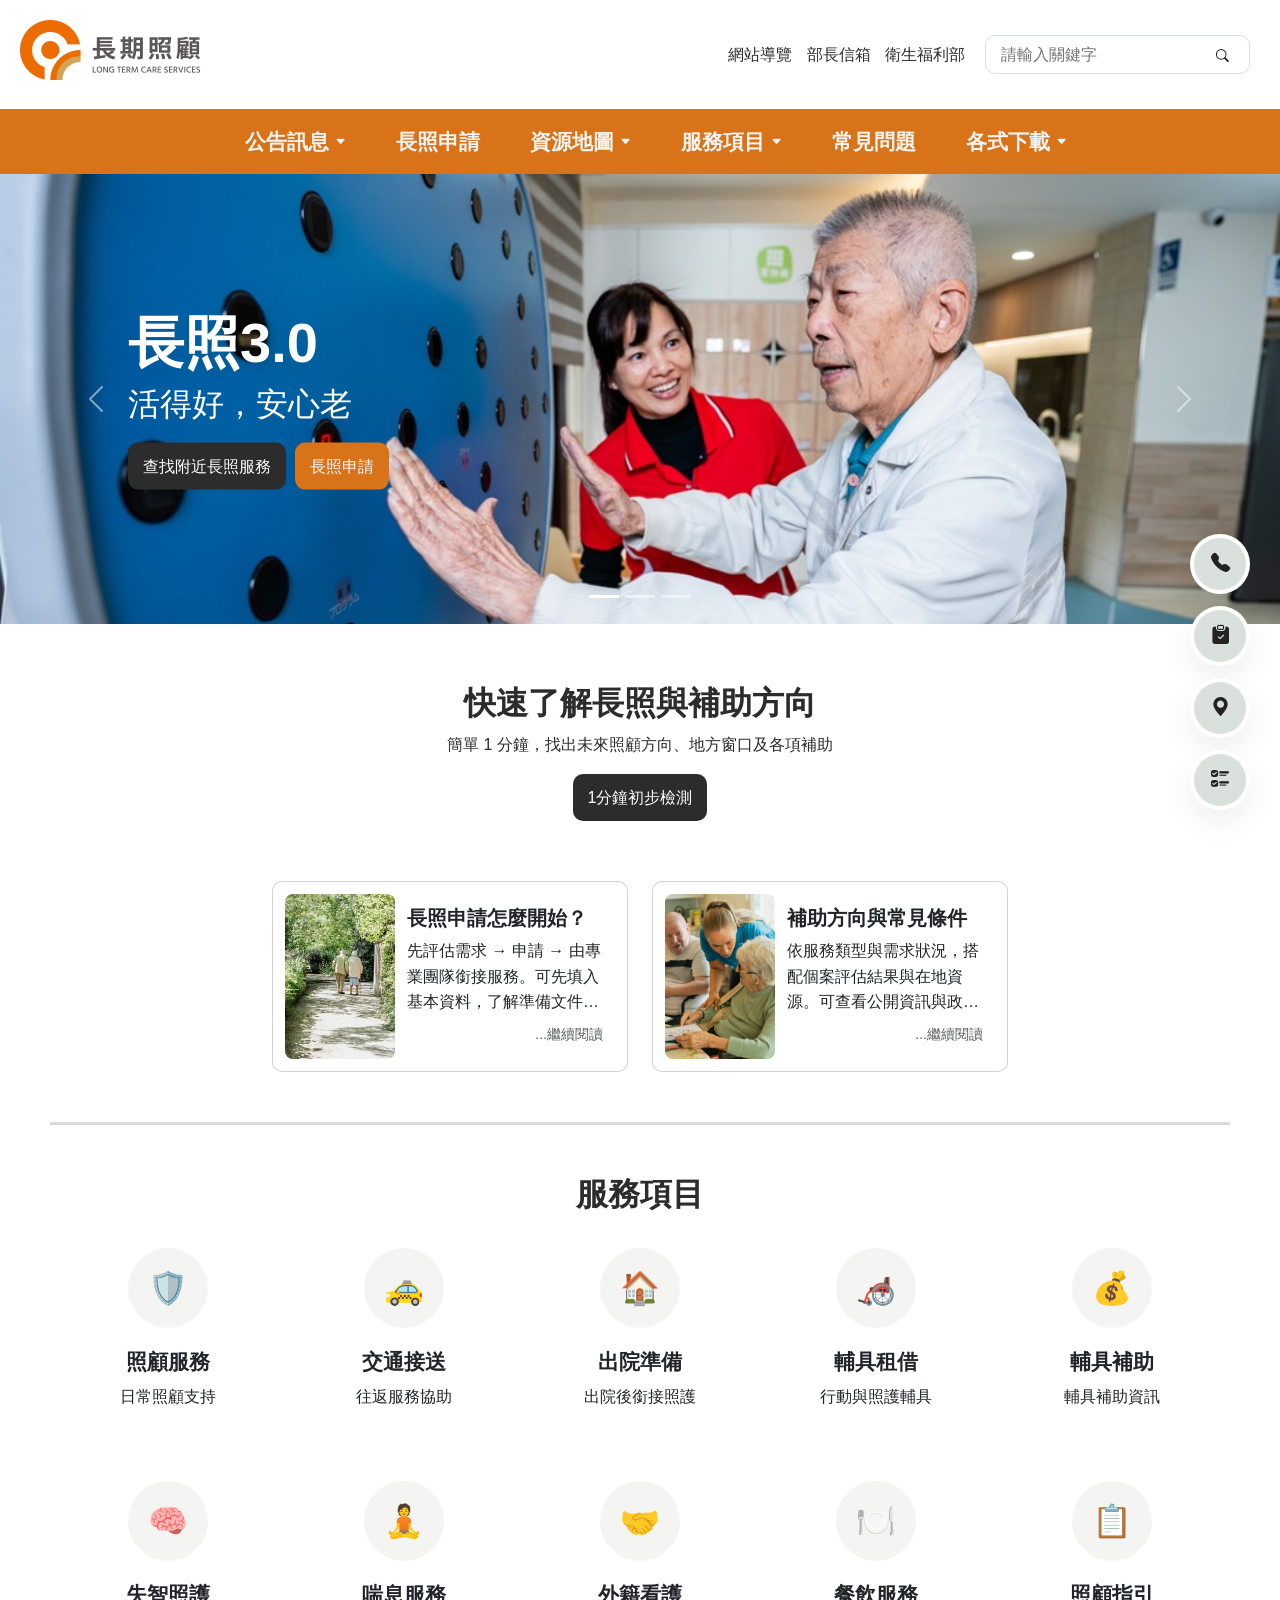
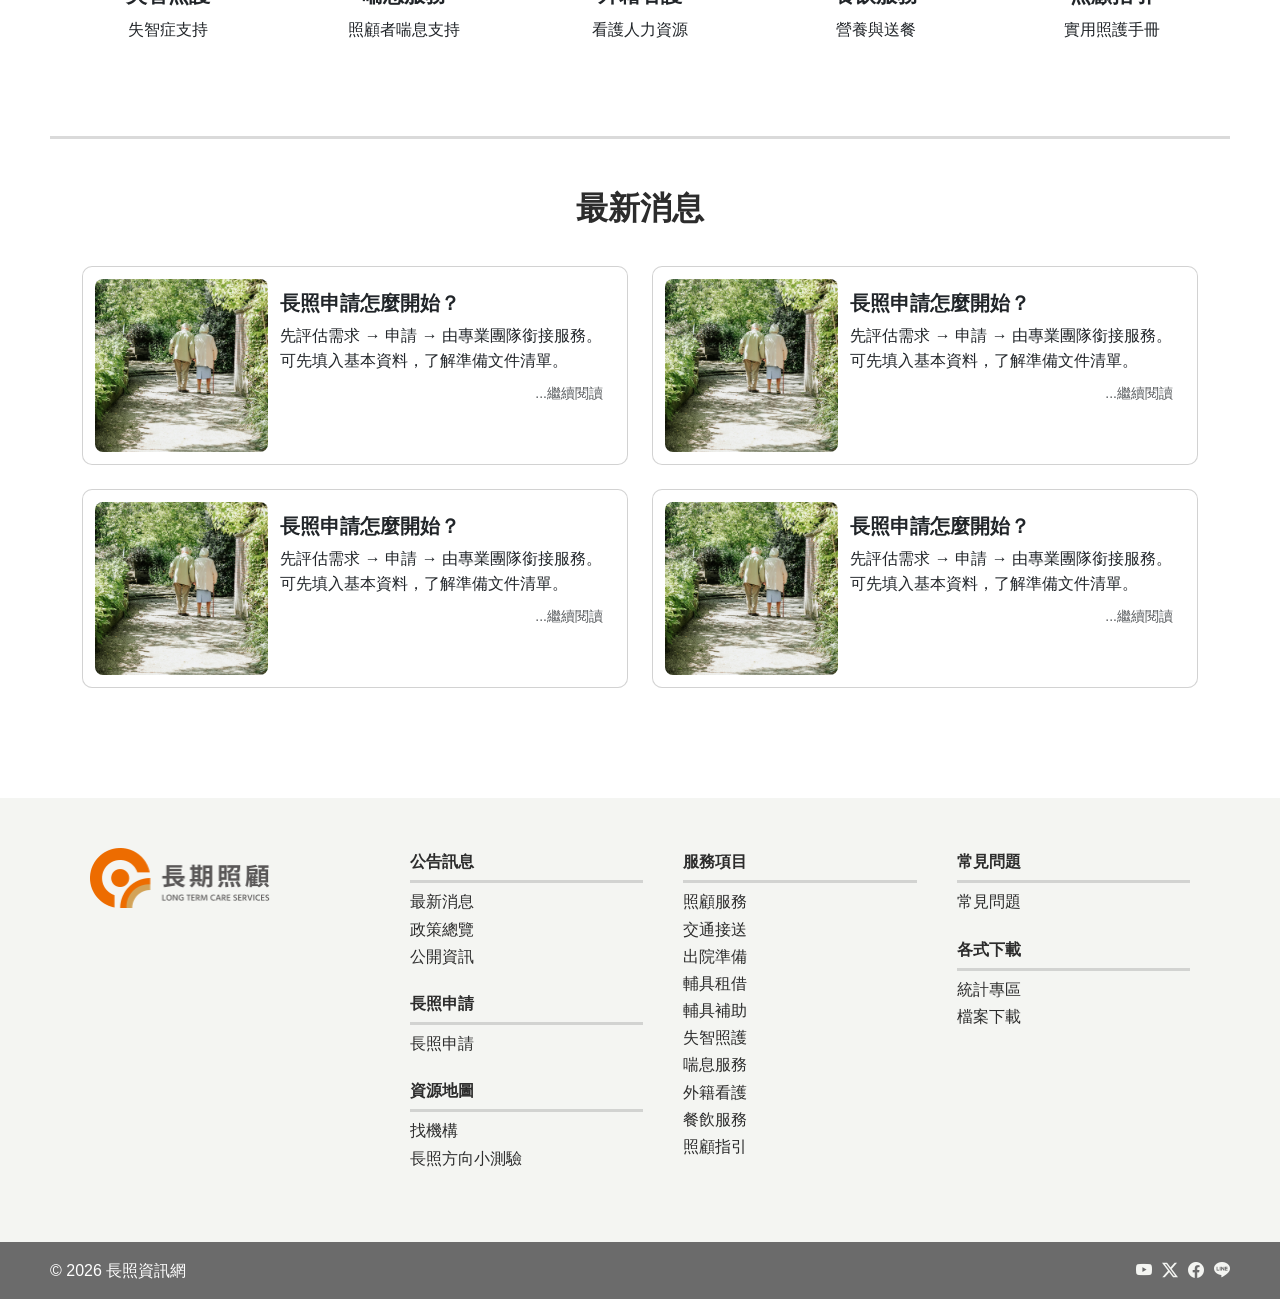
<file: index.html>
<!DOCTYPE html>
<html lang="zh-TW">

<head>
    <meta charset="UTF-8">
    <meta name="viewport" content="width=device-width, initial-scale=1.0">
    <title>長照資訊網</title>

    <!-- Bootstrap5 CSS+Bundle -->
    <link href="https://cdn.jsdelivr.net/npm/bootstrap@5.1.1/dist/css/bootstrap.min.css" rel="stylesheet"
        integrity="sha384-F3w7mX95PdgyTmZZMECAngseQB83DfGTowi0iMjiWaeVhAn4FJkqJByhZMI3AhiU" crossorigin="anonymous">
    <script src="https://cdn.jsdelivr.net/npm/bootstrap@5.0.0/dist/js/bootstrap.bundle.min.js"
        integrity="sha384-p34f1UUtsS3wqzfto5wAAmdvj+osOnFyQFpp4Ua3gs/ZVWx6oOypYoCJhGGScy+8"
        crossorigin="anonymous"></script>

    <!-- Bootstrap icons -->
    <link rel="stylesheet" href="https://cdn.jsdelivr.net/npm/bootstrap-icons@1.13.1/font/bootstrap-icons.min.css">

    <!-- header+footer css -->
    <link rel="stylesheet" href="./css/header+footer.css">

    <!-- index css -->
    <link rel="stylesheet" href="./css/index.css">

    <!-- 瀏覽器favicon -->
    <link rel="icon" href="./image/favicon.png">

    <!-- 完整結構化數據 -->
    <script type="application/ld+json">
{
  "@context": "https://schema.org",
  "@graph": [
    {
      "@type": "WebSite",
      "@id": "https://www.yourdomain.com/#website",
      "url": "https://www.yourdomain.com/",
      "name": "長照資訊網",
      "description": "長照資訊網提供台灣長照2.0政策解析、長期照顧服務申請流程、長照補助資格試算與喘息服務指南，協助家屬與長者快速對接政府長照資源。",
      "inLanguage": "zh-TW"
    },
    {
      "@type": "GovernmentService",
      "name": "長照資訊網 - 長期照顧服務與補助申請指南",
      "serviceType": "Long-Term Care Service Information",
      "additionalType": "https://www.wikidata.org/wiki/Q383431",
      "provider": {
        "@type": "Organization",
        "name": "長照資訊網"
      },
      "description": "提供全台長期照顧服務諮詢、長照2.0補助申請指導、居家照顧、喘息服務及輔具補助資訊，整合政府公開長照資源，提供一站式搜尋與諮詢服務。",
      "areaServed": {
        "@type": "AdministrativeArea",
        "name": "Taiwan"
      },
      "keywords": [
        "長照",
        "長照2.0",
        "長期照顧",
        "長照補助申請",
        "長期照顧服務",
        "居家照顧補助",
        "喘息服務",
        "長照四包錢",
        "長照扣除額",
        "照顧者資源"
      ]
    }
  ]
}
</script>

</head>

<body>
    <div class="site-wrapper">
        <!-- 頁首導覽列 -->
        <header>
            <!-- ====== -->
            <!-- 電腦版 -->
            <!-- ====== -->
            <div class="desktop-header">

                <!-- 第1個導覽列 -->
                <div class="header-top">

                    <!-- logo -->
                    <a class="logo" href="./index.html">
                        <h1><img src="./image/logo.png" alt="長照資訊網"></h1>
                    </a>

                    <!-- 上方選單最右側 -->
                    <div class="desktop-quick-links">

                        <!-- 工具連結 -->
                        <div class="header-links">
                            <a href="#">網站導覽</a>
                            <a href="https://www.email.mohw.gov.tw/">部長信箱</a>
                            <a href="https://www.mohw.gov.tw/">衛生福利部</a>
                        </div>

                        <!-- 搜尋 -->
                        <form class="search-form">
                            <input type="search" id="search" placeholder="請輸入關鍵字">
                            <button type="submit"><i class="bi bi-search"></i></button>
                        </form>

                    </div>

                </div>

            </div>

            <!-- ====== -->
            <!-- 手機版 -->
            <!-- ====== -->
            <div class="mobile-header">

                <!-- 手機上方 -->
                <div class="mobile-header-top">
                    <!-- 搜尋 -->
                    <button type="button" class="mobile-search">
                        <i class="bi bi-search"></i>
                    </button>
                    <!-- Logo -->
                    <a class="logo" href="./index.html">
                        <img src="./image/logo.png" alt="長照服務專區">
                    </a>
                    <!-- 漢堡按鈕 -->
                    <button type="button" class="menu-button">
                        <i class="bi bi-list"></i>
                    </button>
                </div>

                <!-- 搜尋框 -->
                <form class="mobile-search-form">
                    <div class="mobile-search-content">
                        <label for="mobile-search">網站搜尋</label>
                        <input type="search" id="mobile-search" placeholder="請輸入關鍵字">
                        <button type="submit">搜尋</button>
                    </div>
                </form>

                <!-- 手機選單 -->
                <nav class="mobile-nav">

                    <!-- 主要導覽列 -->
                    <ul class="mobile-main-menu">

                        <!-- 公告訊息 -->
                        <li class="mobile-menu-title">
                            <div class="mobile-main-menu-btn">
                                <button type="button" class="menu-title">
                                    公告訊息 <i class="bi bi-chevron-right"></i>
                                </button>
                            </div>
                            <ul>
                                <li><a href="./notice.html?category=news">最新消息</a></li>
                                <li><a href="./notice.html?category=policy">政策總覽</a></li>
                                <li><a href="./notice.html?category=info">公開資訊</a></li>
                            </ul>
                        </li>

                        <!-- 長照申請 -->
                        <li class="mobile-menu-title">
                            <a href="./apply.html">長照申請</a>
                        </li>

                        <!-- 資源地圖 -->
                        <li class="mobile-menu-title">
                            <div class="mobile-main-menu-btn">
                                <button type="button" class="menu-title">
                                    資源地圖
                                    <i class="bi bi-chevron-right"></i>
                                </button>
                            </div>
                            <ul>
                                <li><a href="./find.html">找機構</a></li>
                                <li><a href="./self-check.html">長照方向小測驗</a></li>
                            </ul>
                        </li>

                        <!-- 服務項目 -->
                        <li class="mobile-menu-title">
                            <div class="mobile-main-menu-btn">
                                <button type="button" class="menu-title">
                                    服務項目
                                    <i class="bi bi-chevron-right"></i>
                                </button>
                            </div>
                            <ul>
                                <li>
                                    <button type="button" class="menu-subtitle">
                                        照顧服務
                                    </button>
                                    <ul>
                                        <li><a href="#">居家服務</a></li>
                                        <li><a href="#">日間照顧</a></li>
                                        <li><a href="#">家庭托顧</a></li>
                                        <li><a href="#">住宿式長照</a></li>
                                        <li><a href="#">小規模多機能</a></li>
                                        <li><a href="#">社區整體照顧</a></li>
                                    </ul>
                                </li>
                                <li>
                                    <button type="button" class="menu-subtitle">
                                        輔具相關
                                    </button>
                                    <ul>
                                        <li><a href="#">輔具租借</a></li>
                                        <li><a href="#">輔具補助</a></li>
                                    </ul>
                                </li>
                                <li>
                                    <button type="button" class="menu-subtitle">
                                        其他服務
                                    </button>
                                    <ul>
                                        <li><a href="#">交通接送</a></li>
                                        <li><a href="#">出院準備</a></li>
                                        <li><a href="#">失智照護</a></li>
                                        <li><a href="#">喘息服務</a></li>
                                        <li><a href="#">外籍看護</a></li>
                                        <li><a href="#">餐飲服務</a></li>
                                        <li><a href="#">照顧指引</a></li>
                                    </ul>
                                </li>
                            </ul>
                        </li>

                        <!-- 常見問題 -->
                        <li class="mobile-menu-title">
                            <a href="#">常見問題</a>
                        </li>

                        <!-- 各式下載 -->
                        <li class="mobile-menu-title">
                            <div class="mobile-main-menu-btn">
                                <button type="button" class="menu-title">
                                    各式下載
                                    <i class="bi bi-chevron-right"></i>
                                </button>
                            </div>
                            <ul>
                                <li>
                                    <button type="button" class="menu-subtitle">
                                        統計專區
                                    </button>
                                    <ul>
                                        <li><a href="#">長照3.0相關統計表</a></li>
                                        <li><a href="#">長照2.0相關統計表</a></li>
                                    </ul>
                                </li>
                                <li>
                                    <button type="button" class="menu-subtitle">
                                        檔案下載
                                    </button>
                                    <ul>
                                        <li><a href="#">長照識別LOGO及相關標章</a></li>
                                        <li><a href="#">各式影音、平面文宣及活動</a></li>
                                        <li><a href="#">授權說明</a></li>
                                    </ul>
                                </li>
                            </ul>
                        </li>
                    </ul>

                    <!-- 次要導覽列 -->
                    <div class="mobile-quick-links">
                        <a href="#">網站導覽</a>
                        <a href="#">部長信箱</a>
                        <a href="#">衛生福利部</a>
                    </div>
                </nav>

            </div>

        </header>

        <!-- 電腦版第2個導覽列 -->
        <nav class="main-nav">
            <ul>
                <!-- 公告訊息 -->
                <li>
                    <button type="button">公告訊息 <i class="bi bi-caret-down-fill"></i></button>
                    <ul class="submenu">
                        <li><a href="./notice.html?category=news">最新消息</a></li>
                        <li><a href="./notice.html?category=policy">政策總覽</a></li>
                        <li><a href="./notice.html?category=info">公開資訊</a></li>
                    </ul>
                </li>

                <!-- 長照申請 -->
                <li>
                    <a href="./apply.html">長照申請</a>
                </li>

                <!-- 資源地圖 -->
                <li>
                    <button type="button">資源地圖 <i class="bi bi-caret-down-fill"></i></button>
                    <ul class="submenu">
                        <li><a href="./find.html">找機構</a></li>
                        <li><a href="./self-check.html">長照方向小測驗</a></li>
                    </ul>
                </li>


                <!-- 服務項目 -->
                <li class="mega-menu">
                    <button type="button">服務項目 <i class="bi bi-caret-down-fill"></i></button>
                    <ul class="mega-menu-list">

                        <!-- 照顧服務 -->
                        <li>
                            <button type="button">照顧服務</button>
                            <ul class="mega-submenu">
                                <li><a href="#">居家服務</a></li>
                                <li><a href="#">日間照顧</a></li>
                                <li><a href="#">家庭托顧</a></li>
                                <li><a href="#">住宿式長照</a></li>
                                <li><a href="#">小規模多機能</a></li>
                                <li><a href="#">社區整體照顧</a></li>
                            </ul>
                        </li>

                        <!-- 輔具相關 -->
                        <li>
                            <button type="button">輔具相關</button>
                            <ul class="mega-submenu">
                                <li><a href="#">輔具租借</a></li>
                                <li><a href="#">輔具補助</a></li>
                            </ul>
                        </li>

                        <!-- 其他服務 -->
                        <li>
                            <button type="button">其他服務</button>
                            <ul class="mega-submenu">
                                <li><a href="#">交通接送</a></li>
                                <li><a href="#">出院準備</a></li>
                                <li><a href="#">失智照護</a></li>
                                <li><a href="#">喘息服務</a></li>
                                <li><a href="#">外籍看護</a></li>
                                <li><a href="#">餐飲服務</a></li>
                                <li><a href="#">照顧指引</a></li>
                            </ul>
                        </li>

                    </ul>
                </li>

                <!-- 常見問題 -->
                <li>
                    <a href="#">常見問題</a>
                </li>

                <!-- 各式下載 -->
                <li class="mega-menu">
                    <button type="button">各式下載 <i class="bi bi-caret-down-fill"></i></button>
                    <ul class="mega-menu-list">
                        <!-- 統計專區 -->
                        <li>
                            <button type="button">統計專區</button>
                            <ul class="mega-submenu">
                                <li><a href="#">長照3.0相關統計表</a></li>
                                <li><a href="#">長照2.0相關統計表</a></li>
                            </ul>
                        </li>
                        <!-- 檔案下載 -->
                        <li>
                            <button type="button">檔案下載</button>
                            <ul class="mega-submenu">
                                <li><a href="#">長照識別LOGO及相關標章</a></li>
                                <li><a href="#">各式影音、平面文宣及活動</a></li>
                                <li><a href="#">授權說明</a></li>
                            </ul>
                        </li>
                    </ul>
                </li>
            </ul>
        </nav>

        <!-- 內容區 -->
        <main>
            <div class="hero-section">
                <!-- BS5 輪播 -->
                <div id="hero-carousel" class="carousel slide" data-bs-ride="carousel">
                    <div class="carousel-indicators">
                        <button type="button" data-bs-target="#hero-carousel" data-bs-slide-to="0" class="active"
                            aria-current="true" aria-label="Slide 1"></button>
                        <button type="button" data-bs-target="#hero-carousel" data-bs-slide-to="1"
                            aria-label="Slide 2"></button>
                        <button type="button" data-bs-target="#hero-carousel" data-bs-slide-to="2"
                            aria-label="Slide 3"></button>
                    </div>
                    <div class="carousel-inner">
                        <div class="carousel-item active">
                            <img src="./image/hero5.jpg" class="d-block w-100" alt="...">
                        </div>
                        <div class="carousel-item">
                            <img src="./image/hero2.jpg" class="d-block w-100" alt="...">
                        </div>
                        <div class="carousel-item">
                            <img src="./image/hero3.jpg" class="d-block w-100" alt="...">
                        </div>
                    </div>
                    <button class="carousel-control-prev" type="button" data-bs-target="#hero-carousel"
                        data-bs-slide="prev">
                        <span class="carousel-control-prev-icon" aria-hidden="true"></span>
                        <span class="visually-hidden">Previous</span>
                    </button>
                    <button class="carousel-control-next" type="button" data-bs-target="#hero-carousel"
                        data-bs-slide="next">
                        <span class="carousel-control-next-icon" aria-hidden="true"></span>
                        <span class="visually-hidden">Next</span>
                    </button>
                </div>

                <!-- 固定在輪播上方的標題+按鈕 -->
                <div class="hero-content">
                    <h2 class="title">長照3.0</h2>
                    <h2 class="subtitle">活得好，安心老</h2>
                    <div class="hero-button">
                        <a href="./find.html" target="_blank" rel="noopener noreferrer" class="btn1">查找附近長照服務<i
                                class="bi bi-chevron-right"></i></a>
                        <a href="./apply.html" target="_blank" rel="noopener noreferrer" class="btn2">長照申請<i
                                class="bi bi-chevron-right"></i></a>
                    </div>
                </div>
            </div>

            <div class="main-container">
                <!-- 自我檢測+重要文章區 -->
                <div class="quick-links-section box">
                    <h2>快速了解長照與補助方向</h2>
                    <p>簡單 1 分鐘，找出未來照顧方向、地方窗口及各項補助</p>
                    <a href="./self-check.html" target="_blank" rel="noopener noreferrer">1分鐘初步檢測</a>
                </div>
                <div class="cards box text-start">
                    <div class="container">
                        <div class="row justify-content-center g-4">
                            <!-- 第一張卡片 -->
                            <a href="./article.html" target="_blank" rel="noopener noreferrer"
                                class="col-12 col-md-4 text-dark">
                                <div class="card h-100">
                                    <div class="row g-0  h-100 flex-md-column flex-xl-row">
                                        <div class="col-4 col-sm-4 col-md-12 col-xl-4">
                                            <img src="./image/p1.jpg" class="img-fluid card-img" alt="...">
                                        </div>
                                        <div class="col-8 col-sm-8 col-md-12 col-xl-8">
                                            <div class="card-body">
                                                <h5 class="card-title">長照申請怎麼開始？</h5>
                                                <p class="card-text ellipsis-3">先評估需求 → 申請 →
                                                    由專業團隊銜接服務。可先填入基本資料，了解準備文件清單。</p>
                                                <small class="text-muted mt-auto d-block text-end">...繼續閱讀</small>

                                            </div>
                                        </div>
                                    </div>
                                </div>
                            </a>

                            <!-- 第二張卡片 -->
                            <a href="./article.html" target="_blank" rel="noopener noreferrer"
                                class="col-12 col-md-4 text-dark">
                                <div class="card h-100">
                                    <div class="row g-0  h-100 flex-md-column flex-xl-row">
                                        <div class="col-4 col-sm-4 col-md-12 col-xl-4">
                                            <img src="./image/p2.jpg" class="img-fluid card-img" alt="...">
                                        </div>
                                        <div class="col-8 col-sm-8 col-md-12 col-xl-8">
                                            <div class="card-body">
                                                <h5 class="card-title">補助方向與常見條件</h5>
                                                <p class="card-text ellipsis-3">依服務類型與需求狀況，搭配個案評估結果與在地資源。可查看公開資訊與政策總覽。
                                                </p>
                                                <small class="text-muted mt-auto d-block text-end">...繼續閱讀</small>
                                            </div>
                                        </div>
                                    </div>
                                </div>
                            </a>
                        </div>
                    </div>
                </div>

                <hr>

                <!-- 服務項目區塊 -->
                <div class="service-section box">
                    <h2>服務項目</h2>
                    <div class="container">
                        <div class="row row-cols-2 row-cols-sm-3 row-cols-md-5">
                            <div class="col-6 box2">
                                <a href="#" class="service-item text-dark">
                                    <div class="service-icon">🛡️</div>
                                    <h3>照顧服務</h3>
                                    <p>日常照顧支持</p>
                                </a>
                            </div>
                            <div class="col-6 box2">
                                <a href="#" class="service-item text-dark">
                                    <div class="service-icon">🚕</div>
                                    <h3>交通接送</h3>
                                    <p>往返服務協助</p>
                                </a>
                            </div>
                            <div class="col-6 box2">
                                <a href="#" class="service-item text-dark">
                                    <div class="service-icon">🏠</div>
                                    <h3>出院準備</h3>
                                    <p>出院後銜接照護</p>
                                </a>
                            </div>
                            <div class="col-6 box2">
                                <a href="#" class="service-item text-dark">
                                    <div class="service-icon">🦽</div>
                                    <h3>輔具租借</h3>
                                    <p>行動與照護輔具</p>
                                </a>
                            </div>
                            <div class="col-6 box2">
                                <a href="#" class="service-item text-dark">
                                    <div class="service-icon">💰</div>
                                    <h3>輔具補助</h3>
                                    <p>輔具補助資訊</p>
                                </a>
                            </div>
                            <div class="col-6 box2">
                                <a href="#" class="service-item text-dark">
                                    <div class="service-icon">🧠</div>
                                    <h3>失智照護</h3>
                                    <p>失智症支持</p>
                                </a>
                            </div>
                            <div class="col-6 box2">
                                <a href="#" class="service-item text-dark">
                                    <div class="service-icon">🧘</div>
                                    <h3>喘息服務</h3>
                                    <p>照顧者喘息支持</p>
                                </a>
                            </div>
                            <div class="col-6 box2">
                                <a href="#" class="service-item text-dark">
                                    <div class="service-icon">🤝</div>
                                    <h3>外籍看護</h3>
                                    <p>看護人力資源</p>
                                </a>
                            </div>
                            <div class="col-6 box2">
                                <a href="#" class="service-item text-dark">
                                    <div class="service-icon">🍽️</div>
                                    <h3>餐飲服務</h3>
                                    <p>營養與送餐</p>
                                </a>
                            </div>
                            <div class="col-6 box2">
                                <a href="#" class="service-item text-dark">
                                    <div class="service-icon">📋</div>
                                    <h3>照顧指引</h3>
                                    <p>實用照護手冊</p>
                                </a>
                            </div>
                        </div>

                    </div>
                </div>

                <hr>

                <!-- 最新消息區塊 -->
                <div class="notice-section box">
                    <h2>最新消息</h2>
                    <div class="cards box text-start">
                        <div class="container">
                            <div class="row justify-content-center g-4">

                                <!-- 第一張卡片 -->
                                <a href="./article.html" target="_blank" rel="noopener noreferrer"
                                    class="col-md-6 text-dark">
                                    <div class="card">
                                        <div class="row g-0">
                                            <div class="col-md-4">
                                                <img src="./image/p1.jpg" class="img-fluid card-img" alt="...">
                                            </div>
                                            <div class="col-md-8">
                                                <div class="card-body">
                                                    <h5 class="card-title">長照申請怎麼開始？</h5>
                                                    <p class="card-text ellipsis-3">先評估需求 → 申請 →
                                                        由專業團隊銜接服務。可先填入基本資料，了解準備文件清單。</p>
                                                    <small class="text-muted mt-auto d-block text-end">...繼續閱讀</small>
                                                </div>
                                            </div>
                                        </div>
                                    </div>
                                </a>

                                <!-- 第二張卡片 -->
                                <a href="./article.html" target="_blank" rel="noopener noreferrer"
                                    class="col-md-6 text-dark">
                                    <div class="card">
                                        <div class="row g-0">
                                            <div class="col-md-4">
                                                <img src="./image/p1.jpg" class="img-fluid card-img" alt="...">
                                            </div>
                                            <div class="col-md-8">
                                                <div class="card-body">
                                                    <h5 class="card-title">長照申請怎麼開始？</h5>
                                                    <p class="card-text ellipsis-3">先評估需求 → 申請 →
                                                        由專業團隊銜接服務。可先填入基本資料，了解準備文件清單。</p>
                                                    <small class="text-muted mt-auto d-block text-end">...繼續閱讀</small>
                                                </div>
                                            </div>
                                        </div>
                                    </div>
                                </a>

                                <!-- 第三張卡片 -->
                                <a href="./article.html" target="_blank" rel="noopener noreferrer"
                                    class="col-md-6 text-dark">
                                    <div class="card">
                                        <div class="row g-0">
                                            <div class="col-md-4">
                                                <img src="./image/p1.jpg" class="img-fluid card-img" alt="...">
                                            </div>
                                            <div class="col-md-8">
                                                <div class="card-body">
                                                    <h5 class="card-title">長照申請怎麼開始？</h5>
                                                    <p class="card-text ellipsis-3">先評估需求 → 申請 →
                                                        由專業團隊銜接服務。可先填入基本資料，了解準備文件清單。</p>
                                                    <small class="text-muted mt-auto d-block text-end">...繼續閱讀</small>
                                                </div>
                                            </div>
                                        </div>
                                    </div>
                                </a>

                                <!-- 第四張卡片 -->
                                <a href="./article.html" target="_blank" rel="noopener noreferrer"
                                    class="col-md-6 text-dark">
                                    <div class="card">
                                        <div class="row g-0">
                                            <div class="col-md-4">
                                                <img src="./image/p1.jpg" class="img-fluid card-img" alt="...">
                                            </div>
                                            <div class="col-md-8">
                                                <div class="card-body">
                                                    <h5 class="card-title">長照申請怎麼開始？</h5>
                                                    <p class="card-text ellipsis-3">先評估需求 → 申請 →
                                                        由專業團隊銜接服務。可先填入基本資料，了解準備文件清單。</p>
                                                    <small class="text-muted mt-auto d-block text-end">...繼續閱讀</small>
                                                </div>
                                            </div>
                                        </div>
                                    </div>
                                </a>

                            </div>
                        </div>
                    </div>
                </div>
            </div>
        </main>

        <!-- 頁尾 -->
        <footer>
            <div class="footer-info">
                <div class="footer-logo">
                    <a href="./index.html"><img src="./image/logo.png" alt="長照資訊網"></a>
                </div>

                <div class="footer-menu">
                    <ul>
                        <div class="footer-menu-column">
                            <!-- 公告訊息 -->
                            <li>
                                <p>公告訊息</p>
                                <hr>
                                <ul>
                                    <li><a href="./notice.html?category=news">最新消息</a></li>
                                    <li><a href="./notice.html?category=policy">政策總覽</a></li>
                                    <li><a href="./notice.html?category=info">公開資訊</a></li>
                                </ul>
                            </li>

                            <!-- 長照申請 -->
                            <li>
                                <p>長照申請</p>
                                <hr>
                                <ul>
                                    <li><a href="./apply.html">長照申請</a></li>
                                </ul>
                            </li>

                            <!-- 資源地圖 -->
                            <li>
                                <p>資源地圖</p>
                                <hr>
                                <ul>
                                    <li><a href="./find.html">找機構</a></li>
                                    <li><a href="./self-check.html">長照方向小測驗</a></li>
                                </ul>
                            </li>
                        </div>

                        <div class="footer-menu-column">
                            <!-- 服務項目 -->
                            <li>
                                <p>服務項目</p>
                                <hr>
                                <ul>
                                    <li><a href="#">照顧服務</a></li>
                                    <li><a href="#">交通接送</a></li>
                                    <li><a href="#">出院準備</a></li>
                                    <li><a href="#">輔具租借</a></li>
                                    <li><a href="#">輔具補助</a></li>
                                    <li><a href="#">失智照護</a></li>
                                    <li><a href="#">喘息服務</a></li>
                                    <li><a href="#">外籍看護</a></li>
                                    <li><a href="#">餐飲服務</a></li>
                                    <li><a href="#">照顧指引</a></li>
                                </ul>
                            </li>
                        </div>

                        <div class="footer-menu-column">
                            <!-- 常見問題 -->
                            <li>
                                <p>常見問題</p>
                                <hr>
                                <ul>
                                    <li><a href="#">常見問題</a></li>
                                </ul>
                            </li>

                            <!-- 各式下載 -->
                            <li>
                                <p>各式下載</p>
                                <hr>
                                <ul>
                                    <li><a href="#">統計專區</a></li>
                                    <li><a href="#">檔案下載</a></li>
                                </ul>
                            </li>
                        </div>

                    </ul>
                </div>
            </div>
            <div class="copyright">
                <p>&copy; 2026 長照資訊網</p>
                <div class="social-media">
                    <a href="#"><i class="bi bi-youtube"></i></a>
                    <a href="#"><i class="bi bi-twitter-x"></i></a>
                    <a href="#"><i class="bi bi-facebook"></i></a>
                    <a href="#"><i class="bi bi-line"></i></a>
                </div>
            </div>
        </footer>
    </div>

    <!-- =============== -->
    <!-- 右側浮動快速選單 -->
    <!-- =============== -->
    <nav class="quick-menu" aria-label="快速選單">

        <!-- 1966 長照專線 -->
        <a href="tel:1966" class="quick-menu-item">
            <span class="quick-menu-text">1966長照專線</span>
            <span class="quick-menu-icon">
                <i class="bi bi-telephone-fill"></i>
            </span>
        </a>

        <!-- 長照申請 -->
        <a href="./apply.html" class="quick-menu-item">
            <span class="quick-menu-text">長照申請</span>
            <span class="quick-menu-icon">
                <i class="bi bi-clipboard-check-fill"></i>
            </span>
        </a>

        <!-- 資源地圖 -->
        <a href="./find.html" class="quick-menu-item">
            <span class="quick-menu-text">資源地圖</span>
            <span class="quick-menu-icon">
                <i class="bi bi-geo-alt-fill"></i>
            </span>
        </a>

        <!-- 長照方向小測驗 -->
        <a href="./self-check.html" class="quick-menu-item">
            <span class="quick-menu-text">長照方向測驗</span>
            <span class="quick-menu-icon">
                <i class="bi bi-ui-checks"></i>
            </span>
        </a>

    </nav>

    <!-- header+footer+浮動選單的JS -->
    <script src="./js/header+footer.js"></script>
</body>

</html>
</file>
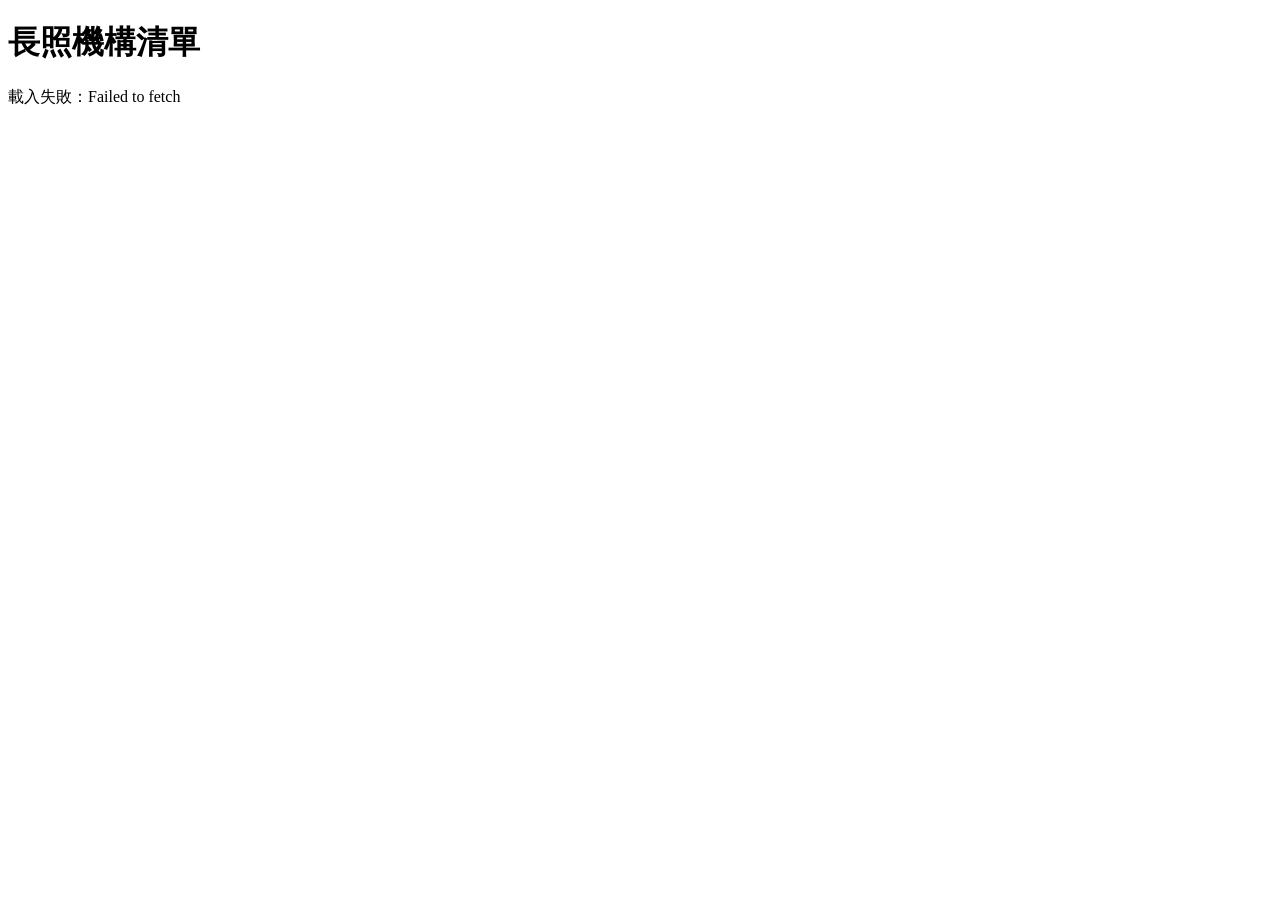
<file: api-test.html>
<!DOCTYPE html>
<html lang="zh-Hant">
<head>
    <meta charset="UTF-8">
    <meta name="viewport" content="width=device-width, initial-scale=1.0">
    <title>長照機構 API 測試</title>
</head>
<body>
    <h1>長照機構清單</h1>
    <p id="status">資料載入中...</p>
    <ul id="institution-list"></ul>

    <script>
        const apiUrl = "http://localhost:8080/api/institutions";

        fetch(apiUrl)
            .then(response => {
                if (!response.ok) {
                    throw new Error("API 請求失敗");
                }
                return response.json();
            })
            .then(data => {
                const list = document.querySelector("#institution-list");
                const status = document.querySelector("#status");

                status.textContent = `成功取得 ${data.length} 筆機構資料`;

                data.forEach(institution => {
                    const li = document.createElement("li");
                    li.textContent =
                        `${institution.institution_name}｜${institution.address ?? "地址未提供"}`;

                    list.appendChild(li);
                });
            })
            .catch(error => {
                document.querySelector("#status").textContent =
                    "載入失敗：" + error.message;
                console.error(error);
            });
    </script>
</body>
</html>
</file>
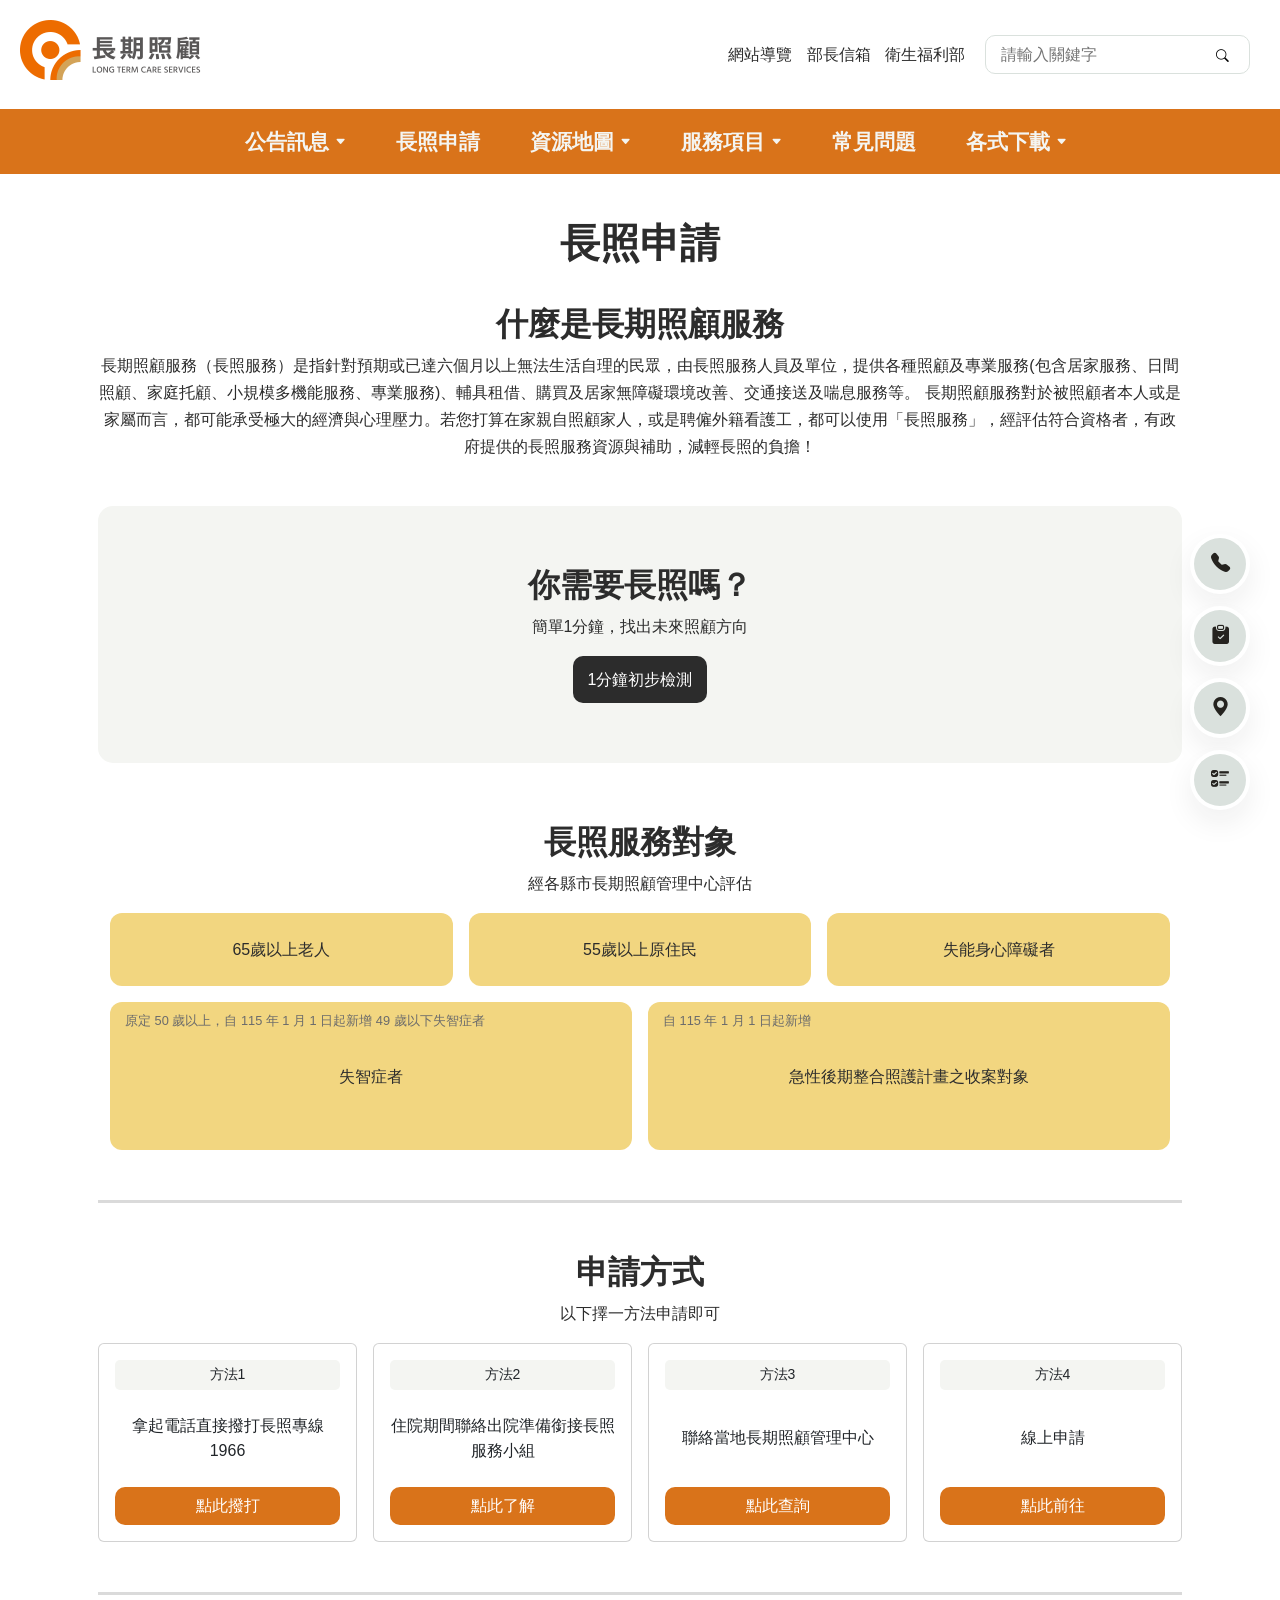
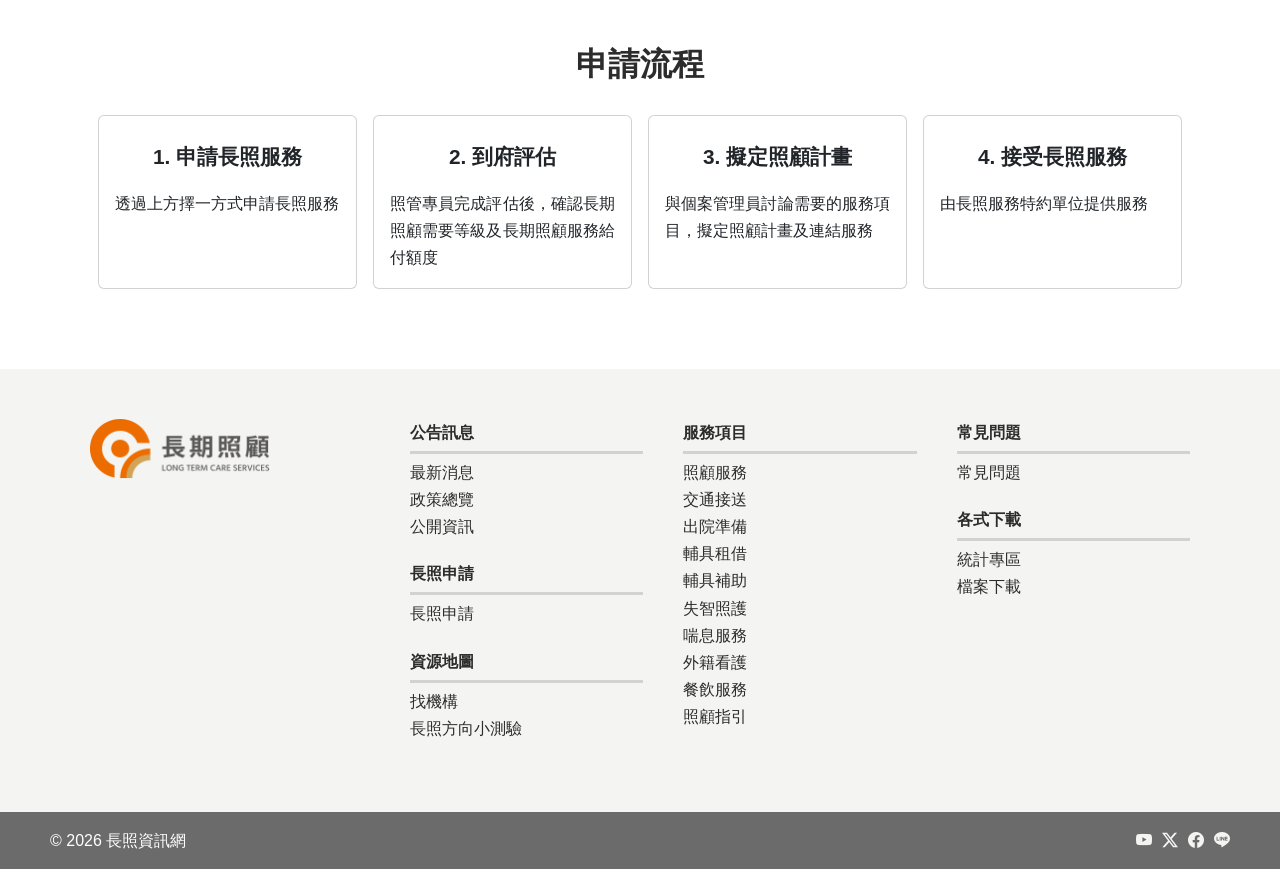
<file: apply.html>
<!DOCTYPE html>
<html lang="zh-TW">

<head>
    <meta charset="UTF-8">
    <meta name="viewport" content="width=device-width, initial-scale=1.0">
    <title>長照申請｜長照資訊網</title>

    <!-- Bootstrap5 CSS+Bundle -->
    <link href="https://cdn.jsdelivr.net/npm/bootstrap@5.1.1/dist/css/bootstrap.min.css" rel="stylesheet"
        integrity="sha384-F3w7mX95PdgyTmZZMECAngseQB83DfGTowi0iMjiWaeVhAn4FJkqJByhZMI3AhiU" crossorigin="anonymous">
    <script src="https://cdn.jsdelivr.net/npm/bootstrap@5.0.0/dist/js/bootstrap.bundle.min.js"
        integrity="sha384-p34f1UUtsS3wqzfto5wAAmdvj+osOnFyQFpp4Ua3gs/ZVWx6oOypYoCJhGGScy+8"
        crossorigin="anonymous"></script>

    <!-- Bootstrap icons -->
    <link rel="stylesheet" href="https://cdn.jsdelivr.net/npm/bootstrap-icons@1.13.1/font/bootstrap-icons.min.css">

    <!-- header+footer css -->
    <link rel="stylesheet" href="./css/header+footer.css">

    <!-- index css -->
    <link rel="stylesheet" href="./css/apply.css">

    <!-- 瀏覽器favicon -->
    <link rel="icon" href="./image/favicon.png">
</head>

<body>
    <div class="site-wrapper">
        <!-- 頁首導覽列 -->
        <header>
            <!-- ====== -->
            <!-- 電腦版 -->
            <!-- ====== -->
            <div class="desktop-header">

                <!-- 第1個導覽列 -->
                <div class="header-top">

                    <!-- logo -->
                    <a class="logo" href="./index.html">
                        <h1><img src="./image/logo.png" alt="長照資訊網"></h1>
                    </a>

                    <!-- 上方選單最右側 -->
                    <div class="desktop-quick-links">

                        <!-- 工具連結 -->
                        <div class="header-links">
                            <a href="#">網站導覽</a>
                            <a href="https://www.email.mohw.gov.tw/">部長信箱</a>
                            <a href="https://www.mohw.gov.tw/">衛生福利部</a>
                        </div>

                        <!-- 搜尋 -->
                        <form class="search-form">
                            <input type="search" id="search" placeholder="請輸入關鍵字">
                            <button type="submit"><i class="bi bi-search"></i></button>
                        </form>

                    </div>

                </div>

            </div>

            <!-- ====== -->
            <!-- 手機版 -->
            <!-- ====== -->
            <div class="mobile-header">

                <!-- 手機上方 -->
                <div class="mobile-header-top">
                    <!-- 搜尋 -->
                    <button type="button" class="mobile-search">
                        <i class="bi bi-search"></i>
                    </button>
                    <!-- Logo -->
                    <a class="logo" href="./index.html">
                        <img src="./image/logo.png" alt="長照服務專區">
                    </a>
                    <!-- 漢堡按鈕 -->
                    <button type="button" class="menu-button">
                        <i class="bi bi-list"></i>
                    </button>
                </div>

                <!-- 搜尋框 -->
                <form class="mobile-search-form">
                    <div class="mobile-search-content">
                        <label for="mobile-search">網站搜尋</label>
                        <input type="search" id="mobile-search" placeholder="請輸入關鍵字">
                        <button type="submit">搜尋</button>
                    </div>
                </form>

                <!-- 手機選單 -->
                <nav class="mobile-nav">

                    <!-- 主要導覽列 -->
                    <ul class="mobile-main-menu">

                        <!-- 公告訊息 -->
                        <li class="mobile-menu-title">
                            <div class="mobile-main-menu-btn">
                                <button type="button" class="menu-title">
                                    公告訊息 <i class="bi bi-chevron-right"></i>
                                </button>
                            </div>
                            <ul>
                                <li><a href="./notice.html?category=news">最新消息</a></li>
                                <li><a href="./notice.html?category=policy">政策總覽</a></li>
                                <li><a href="./notice.html?category=info">公開資訊</a></li>
                            </ul>
                        </li>

                        <!-- 長照申請 -->
                        <li class="mobile-menu-title">
                            <a href="./apply.html">長照申請</a>
                        </li>

                        <!-- 資源地圖 -->
                        <li class="mobile-menu-title">
                            <div class="mobile-main-menu-btn">
                                <button type="button" class="menu-title">
                                    資源地圖
                                    <i class="bi bi-chevron-right"></i>
                                </button>
                            </div>
                            <ul>
                                <li><a href="./find.html">找機構</a></li>
                                <li><a href="./self-check.html">長照方向小測驗</a></li>
                            </ul>
                        </li>

                        <!-- 服務項目 -->
                        <li class="mobile-menu-title">
                            <div class="mobile-main-menu-btn">
                                <button type="button" class="menu-title">
                                    服務項目
                                    <i class="bi bi-chevron-right"></i>
                                </button>
                            </div>
                            <ul>
                                <li>
                                    <button type="button" class="menu-subtitle">
                                        照顧服務
                                    </button>
                                    <ul>
                                        <li><a href="#">居家服務</a></li>
                                        <li><a href="#">日間照顧</a></li>
                                        <li><a href="#">家庭托顧</a></li>
                                        <li><a href="#">住宿式長照</a></li>
                                        <li><a href="#">小規模多機能</a></li>
                                        <li><a href="#">社區整體照顧</a></li>
                                    </ul>
                                </li>
                                <li>
                                    <button type="button" class="menu-subtitle">
                                        輔具相關
                                    </button>
                                    <ul>
                                        <li><a href="#">輔具租借</a></li>
                                        <li><a href="#">輔具補助</a></li>
                                    </ul>
                                </li>
                                <li>
                                    <button type="button" class="menu-subtitle">
                                        其他服務
                                    </button>
                                    <ul>
                                        <li><a href="#">交通接送</a></li>
                                        <li><a href="#">出院準備</a></li>
                                        <li><a href="#">失智照護</a></li>
                                        <li><a href="#">喘息服務</a></li>
                                        <li><a href="#">外籍看護</a></li>
                                        <li><a href="#">餐飲服務</a></li>
                                        <li><a href="#">照顧指引</a></li>
                                    </ul>
                                </li>
                            </ul>
                        </li>

                        <!-- 常見問題 -->
                        <li class="mobile-menu-title">
                            <a href="#">常見問題</a>
                        </li>

                        <!-- 各式下載 -->
                        <li class="mobile-menu-title">
                            <div class="mobile-main-menu-btn">
                                <button type="button" class="menu-title">
                                    各式下載
                                    <i class="bi bi-chevron-right"></i>
                                </button>
                            </div>
                            <ul>
                                <li>
                                    <button type="button" class="menu-subtitle">
                                        統計專區
                                    </button>
                                    <ul>
                                        <li><a href="#">長照3.0相關統計表</a></li>
                                        <li><a href="#">長照2.0相關統計表</a></li>
                                    </ul>
                                </li>
                                <li>
                                    <button type="button" class="menu-subtitle">
                                        檔案下載
                                    </button>
                                    <ul>
                                        <li><a href="#">長照識別LOGO及相關標章</a></li>
                                        <li><a href="#">各式影音、平面文宣及活動</a></li>
                                        <li><a href="#">授權說明</a></li>
                                    </ul>
                                </li>
                            </ul>
                        </li>
                    </ul>

                    <!-- 次要導覽列 -->
                    <div class="mobile-quick-links">
                        <a href="#">網站導覽</a>
                        <a href="#">部長信箱</a>
                        <a href="#">衛生福利部</a>
                    </div>
                </nav>

            </div>

        </header>

        <!-- 電腦版第2個導覽列 -->
        <nav class="main-nav">
            <ul>
                <!-- 公告訊息 -->
                <li>
                    <button type="button">公告訊息 <i class="bi bi-caret-down-fill"></i></button>
                    <ul class="submenu">
                        <li><a href="./notice.html?category=news">最新消息</a></li>
                        <li><a href="./notice.html?category=policy">政策總覽</a></li>
                        <li><a href="./notice.html?category=info">公開資訊</a></li>
                    </ul>
                </li>

                <!-- 長照申請 -->
                <li>
                    <a href="./apply.html">長照申請</a>
                </li>

                <!-- 資源地圖 -->
                <li>
                    <button type="button">資源地圖 <i class="bi bi-caret-down-fill"></i></button>
                    <ul class="submenu">
                        <li><a href="./find.html">找機構</a></li>
                        <li><a href="./self-check.html">長照方向小測驗</a></li>
                    </ul>
                </li>


                <!-- 服務項目 -->
                <li class="mega-menu">
                    <button type="button">服務項目 <i class="bi bi-caret-down-fill"></i></button>
                    <ul class="mega-menu-list">

                        <!-- 照顧服務 -->
                        <li>
                            <button type="button">照顧服務</button>
                            <ul class="mega-submenu">
                                <li><a href="#">居家服務</a></li>
                                <li><a href="#">日間照顧</a></li>
                                <li><a href="#">家庭托顧</a></li>
                                <li><a href="#">住宿式長照</a></li>
                                <li><a href="#">小規模多機能</a></li>
                                <li><a href="#">社區整體照顧</a></li>
                            </ul>
                        </li>

                        <!-- 輔具相關 -->
                        <li>
                            <button type="button">輔具相關</button>
                            <ul class="mega-submenu">
                                <li><a href="#">輔具租借</a></li>
                                <li><a href="#">輔具補助</a></li>
                            </ul>
                        </li>

                        <!-- 其他服務 -->
                        <li>
                            <button type="button">其他服務</button>
                            <ul class="mega-submenu">
                                <li><a href="#">交通接送</a></li>
                                <li><a href="#">出院準備</a></li>
                                <li><a href="#">失智照護</a></li>
                                <li><a href="#">喘息服務</a></li>
                                <li><a href="#">外籍看護</a></li>
                                <li><a href="#">餐飲服務</a></li>
                                <li><a href="#">照顧指引</a></li>
                            </ul>
                        </li>

                    </ul>
                </li>

                <!-- 常見問題 -->
                <li>
                    <a href="#">常見問題</a>
                </li>

                <!-- 各式下載 -->
                <li class="mega-menu">
                    <button type="button">各式下載 <i class="bi bi-caret-down-fill"></i></button>
                    <ul class="mega-menu-list">
                        <!-- 統計專區 -->
                        <li>
                            <button type="button">統計專區</button>
                            <ul class="mega-submenu">
                                <li><a href="#">長照3.0相關統計表</a></li>
                                <li><a href="#">長照2.0相關統計表</a></li>
                            </ul>
                        </li>
                        <!-- 檔案下載 -->
                        <li>
                            <button type="button">檔案下載</button>
                            <ul class="mega-submenu">
                                <li><a href="#">長照識別LOGO及相關標章</a></li>
                                <li><a href="#">各式影音、平面文宣及活動</a></li>
                                <li><a href="#">授權說明</a></li>
                            </ul>
                        </li>
                    </ul>
                </li>
            </ul>
        </nav>

        <!-- 內容區 -->
        <main>
            <div class="main-container">

                <div class="apply-title">
                    <h1>長照申請</h1>
                </div>

                <!-- 長照說明 -->
                <div class="apply-intro box">
                    <h2>什麼是長期照顧服務</h2>
                    <p>長期照顧服務（長照服務）是指針對預期或已達六個月以上無法生活自理的民眾，由長照服務人員及單位，提供各種照顧及專業服務(包含居家服務、日間照顧、家庭托顧、小規模多機能服務、專業服務)、輔具租借、購買及居家無障礙環境改善、交通接送及喘息服務等。
                        長期照顧服務對於被照顧者本人或是家屬而言，都可能承受極大的經濟與心理壓力。若您打算在家親自照顧家人，或是聘僱外籍看護工，都可以使用「長照服務」，經評估符合資格者，有政府提供的長照服務資源與補助，減輕長照的負擔！
                    </p>
                </div>

                <!-- 自我檢測 -->
                <section class="self-check-section">
                    <div class="self-check box">
                        <h2>你需要長照嗎？</h2>
                        <p>簡單1分鐘，找出未來照顧方向</p>
                        <a href="./self-check.html" target="_blank" rel="noopener noreferrer">1分鐘初步檢測</a>
                    </div>
                </section>

                <!-- 長照服務對象 -->
                <div class="users box">
                    <h2>長照服務對象</h2>
                    <p>經各縣市長期照顧管理中心評估</p>
                    <!-- 服務對象卡片 -->
                    <div class="container">
                        <div class="row g-3">
                            <div class="col-12 col-md-4">
                                <div class="box2">
                                    <p>65歲以上老人</p>
                                </div>
                            </div>
                            <div class="col-12 col-md-4">
                                <div class="box2">
                                    <p>55歲以上原住民</p>
                                </div>
                            </div>
                            <div class="col-12 col-md-4">
                                <div class="box2">
                                    <p>失能身心障礙者</p>
                                </div>
                            </div>

                            <!-- 第四張卡片（有小標籤） -->
                            <div class="col-12 col-md-6">
                                <div class="box2">
                                    <small class="card-badge">
                                        原定 50 歲以上，自 115 年 1 月 1 日起新增 49 歲以下失智症者
                                    </small>
                                    <div class="box2-content">
                                        <p>失智症者</p>
                                    </div>
                                </div>
                            </div>

                            <!-- 第五張卡片（有小標籤） -->
                            <div class="col-12 col-md-6">
                                <div class="box2">
                                    <small class="card-badge">
                                        自 115 年 1 月 1 日起新增
                                    </small>
                                    <div class="box2-content">
                                        <p>急性後期整合照護計畫之收案對象</p>
                                    </div>
                                </div>
                            </div>
                        </div>
                    </div>
                </div>

                <hr>

                <!-- 申請方式 -->
                <div class="method box">
                    <h2>申請方式</h2>
                    <p>以下擇一方法申請即可</p>
                    <!-- 申請方式卡片 -->
                    <div class="row g-3">
                        <div class="col-12 col-sm-6 col-md-3">
                            <div class="card h-100">
                                <div class="card-body d-flex flex-column">
                                    <small>方法1</small>
                                    <span class="card-text">拿起電話直接撥打長照專線1966</span>
                                    <a href="tel:1966" class="btn mt-auto">點此撥打<i class="bi bi-chevron-right"></i></a>
                                </div>
                            </div>
                        </div>

                        <div class="col-12 col-sm-6 col-md-3">
                            <div class="card h-100">
                                <div class="card-body d-flex flex-column">
                                    <small>方法2</small>
                                    <span class="card-text">住院期間聯絡出院準備銜接長照服務小組</span>
                                    <a href="#" class="btn mt-auto">點此了解<i class="bi bi-chevron-right"></i></a>
                                </div>
                            </div>
                        </div>

                        <div class="col-12 col-sm-6 col-md-3">
                            <div class="card h-100">
                                <div class="card-body d-flex flex-column">
                                    <small>方法3</small>
                                    <span class="card-text">聯絡當地長期照顧管理中心</span>
                                    <a href="#" class="btn mt-auto">點此查詢<i class="bi bi-chevron-right"></i></a>
                                </div>
                            </div>
                        </div>

                        <div class="col-12 col-sm-6 col-md-3">
                            <div class="card h-100">
                                <div class="card-body d-flex flex-column">
                                    <small>方法4</small>
                                    <span class="card-text">線上申請</span>
                                    <a href="#" class="btn mt-auto">點此前往<i class="bi bi-chevron-right"></i></a>
                                </div>
                            </div>
                        </div>

                    </div>
                </div>

                <hr>

                <!-- 申請流程 -->
                <div class="process box">
                    <h2>申請流程</h2>
                    <!-- 申請流程卡片 -->
                    <div class="process-object">
                        <div class="row g-3">
                            <div class="col-12 col-sm-6 col-md-3">
                                <div class="card h-100">
                                    <div class="card-body d-flex flex-column">
                                        <h3>1. 申請長照服務</h3>
                                        <span class="card-text">透過上方擇一方式申請長照服務</span>
                                    </div>
                                </div>
                            </div>

                            <div class="col-12 col-sm-6 col-md-3">
                                <div class="card h-100">
                                    <div class="card-body d-flex flex-column">
                                        <h3>2. 到府評估</h3>
                                        <span class="card-text">照管專員完成評估後，確認長期照顧需要等級及長期照顧服務給付額度</span>
                                    </div>
                                </div>
                            </div>

                            <div class="col-12 col-sm-6 col-md-3">
                                <div class="card h-100">
                                    <div class="card-body d-flex flex-column">
                                        <h3>3. 擬定照顧計畫</h3>
                                        <span class="card-text">與個案管理員討論需要的服務項目，擬定照顧計畫及連結服務</span>
                                    </div>
                                </div>
                            </div>

                            <div class="col-12 col-sm-6 col-md-3">
                                <div class="card h-100">
                                    <div class="card-body d-flex flex-column">
                                        <h3>4. 接受長照服務</h3>
                                        <span class="card-text">由長照服務特約單位提供服務</span>
                                    </div>
                                </div>
                            </div>

                        </div>
                    </div>
                </div>
            </div>

    </div>
    </div>
    </main>

    <!-- 頁尾 -->
    <footer>
        <div class="footer-info">
            <div class="footer-logo">
                <a href="./index.html"><img src="./image/logo.png" alt="長照資訊網"></a>
            </div>

            <div class="footer-menu">
                <ul>
                    <div class="footer-menu-column">
                        <!-- 公告訊息 -->
                        <li>
                            <p>公告訊息</p>
                            <hr>
                            <ul>
                                <li><a href="./notice.html?category=news">最新消息</a></li>
                                <li><a href="./notice.html?category=policy">政策總覽</a></li>
                                <li><a href="./notice.html?category=info">公開資訊</a></li>
                            </ul>
                        </li>

                        <!-- 長照申請 -->
                        <li>
                            <p>長照申請</p>
                            <hr>
                            <ul>
                                <li><a href="./apply.html">長照申請</a></li>
                            </ul>
                        </li>

                        <!-- 資源地圖 -->
                        <li>
                            <p>資源地圖</p>
                            <hr>
                            <ul>
                                <li><a href="./find.html">找機構</a></li>
                                <li><a href="./self-check.html">長照方向小測驗</a></li>
                            </ul>
                        </li>
                    </div>

                    <div class="footer-menu-column">
                        <!-- 服務項目 -->
                        <li>
                            <p>服務項目</p>
                            <hr>
                            <ul>
                                <li><a href="#">照顧服務</a></li>
                                <li><a href="#">交通接送</a></li>
                                <li><a href="#">出院準備</a></li>
                                <li><a href="#">輔具租借</a></li>
                                <li><a href="#">輔具補助</a></li>
                                <li><a href="#">失智照護</a></li>
                                <li><a href="#">喘息服務</a></li>
                                <li><a href="#">外籍看護</a></li>
                                <li><a href="#">餐飲服務</a></li>
                                <li><a href="#">照顧指引</a></li>
                            </ul>
                        </li>
                    </div>

                    <div class="footer-menu-column">
                        <!-- 常見問題 -->
                        <li>
                            <p>常見問題</p>
                            <hr>
                            <ul>
                                <li><a href="#">常見問題</a></li>
                            </ul>
                        </li>

                        <!-- 各式下載 -->
                        <li>
                            <p>各式下載</p>
                            <hr>
                            <ul>
                                <li><a href="#">統計專區</a></li>
                                <li><a href="#">檔案下載</a></li>
                            </ul>
                        </li>
                    </div>

                </ul>
            </div>
        </div>
        <div class="copyright">
            <p>&copy; 2026 長照資訊網</p>
            <div class="social-media">
                <a href="#"><i class="bi bi-youtube"></i></a>
                <a href="#"><i class="bi bi-twitter-x"></i></a>
                <a href="#"><i class="bi bi-facebook"></i></a>
                <a href="#"><i class="bi bi-line"></i></a>
            </div>
        </div>
    </footer>

    <!-- =============== -->
    <!-- 右側浮動快速選單 -->
    <!-- =============== -->
    <nav class="quick-menu" aria-label="快速選單">

        <!-- 1966 長照專線 -->
        <a href="tel:1966" class="quick-menu-item">
            <span class="quick-menu-text">1966 長照專線</span>
            <span class="quick-menu-icon">
                <i class="bi bi-telephone-fill"></i>
            </span>
        </a>

        <!-- 長照申請 -->
        <a href="./apply.html" class="quick-menu-item">
            <span class="quick-menu-text">怎麼申請長照？</span>
            <span class="quick-menu-icon">
                <i class="bi bi-clipboard-check-fill"></i>
            </span>
        </a>

        <!-- 資源地圖 -->
        <a href="./find.html" class="quick-menu-item">
            <span class="quick-menu-text">資源地圖</span>
            <span class="quick-menu-icon">
                <i class="bi bi-geo-alt-fill"></i>
            </span>
        </a>

        <!-- 長照方向小測驗 -->
        <a href="./self-check.html" class="quick-menu-item">
            <span class="quick-menu-text">長照方向小測驗</span>
            <span class="quick-menu-icon">
                <i class="bi bi-ui-checks"></i>
            </span>
        </a>

    </nav>
    </div>

    <script src="./js/header+footer.js"></script>
</body>

</html>
</file>
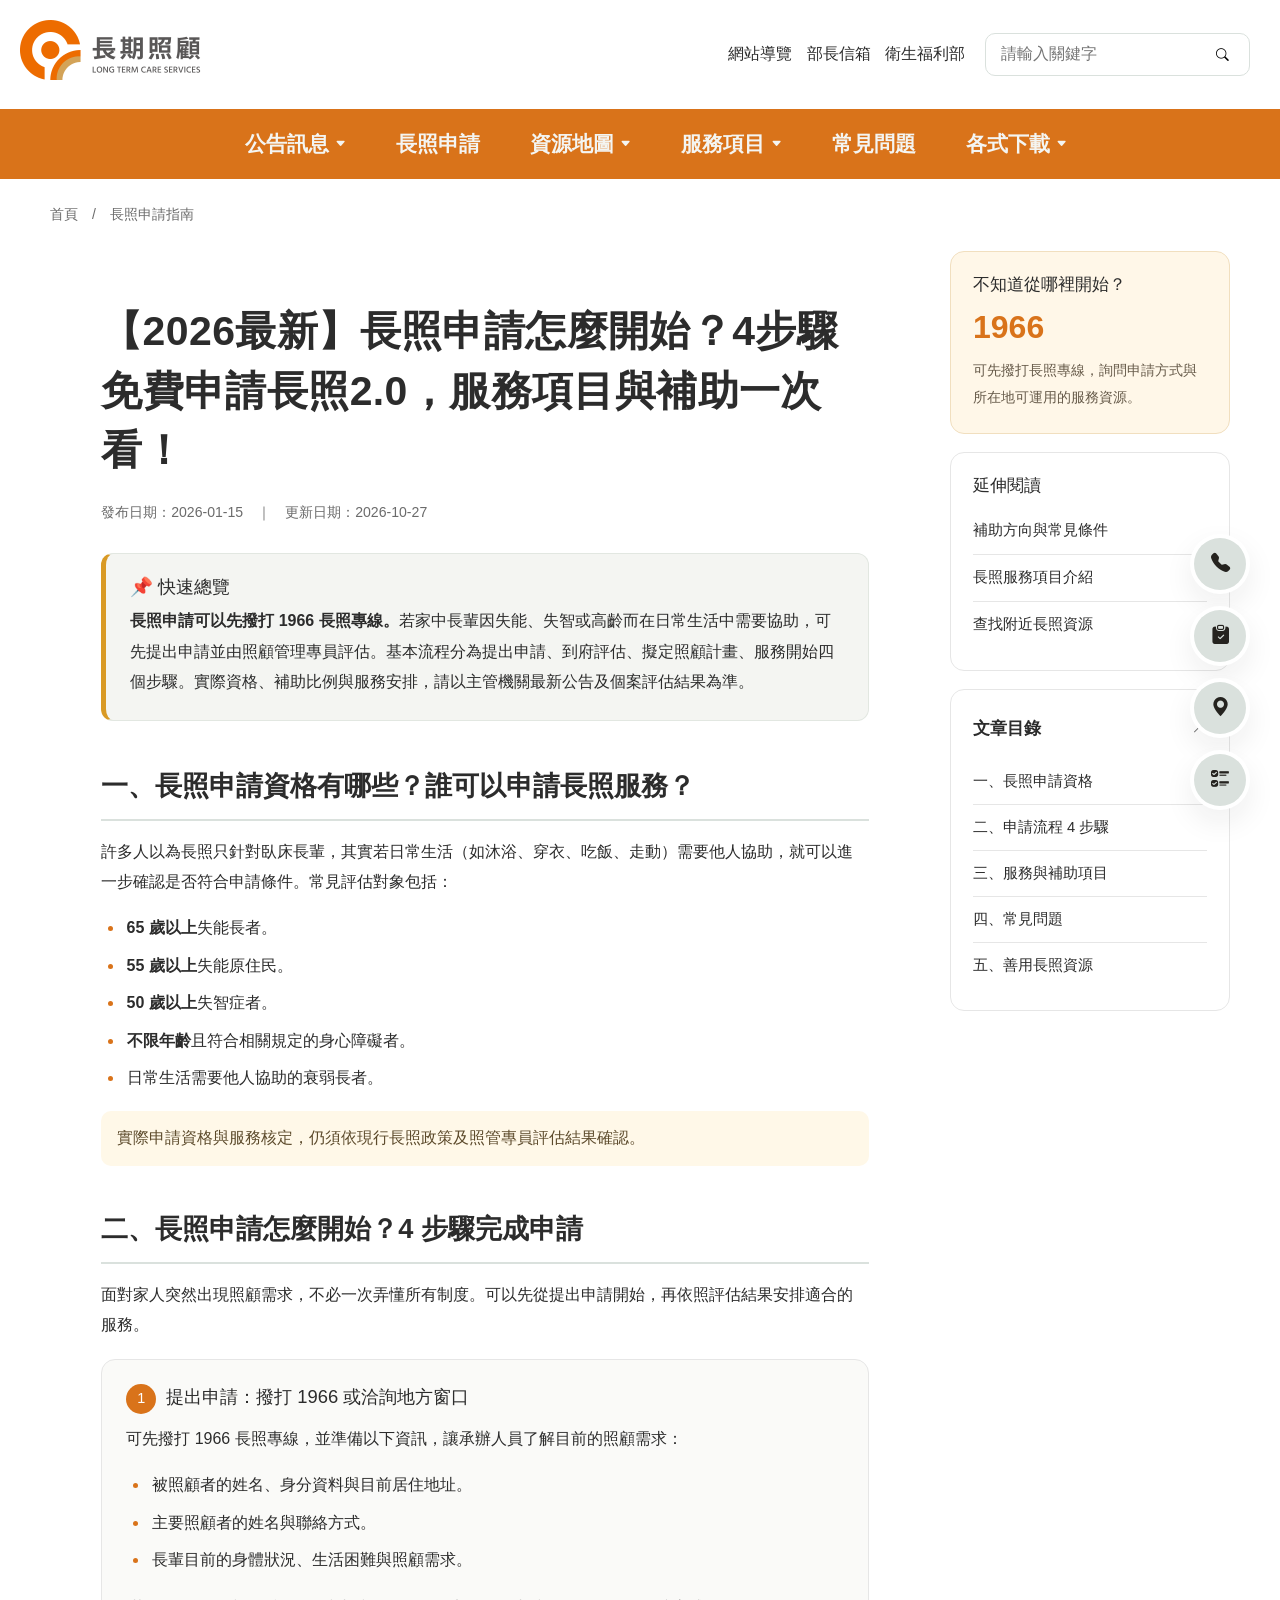
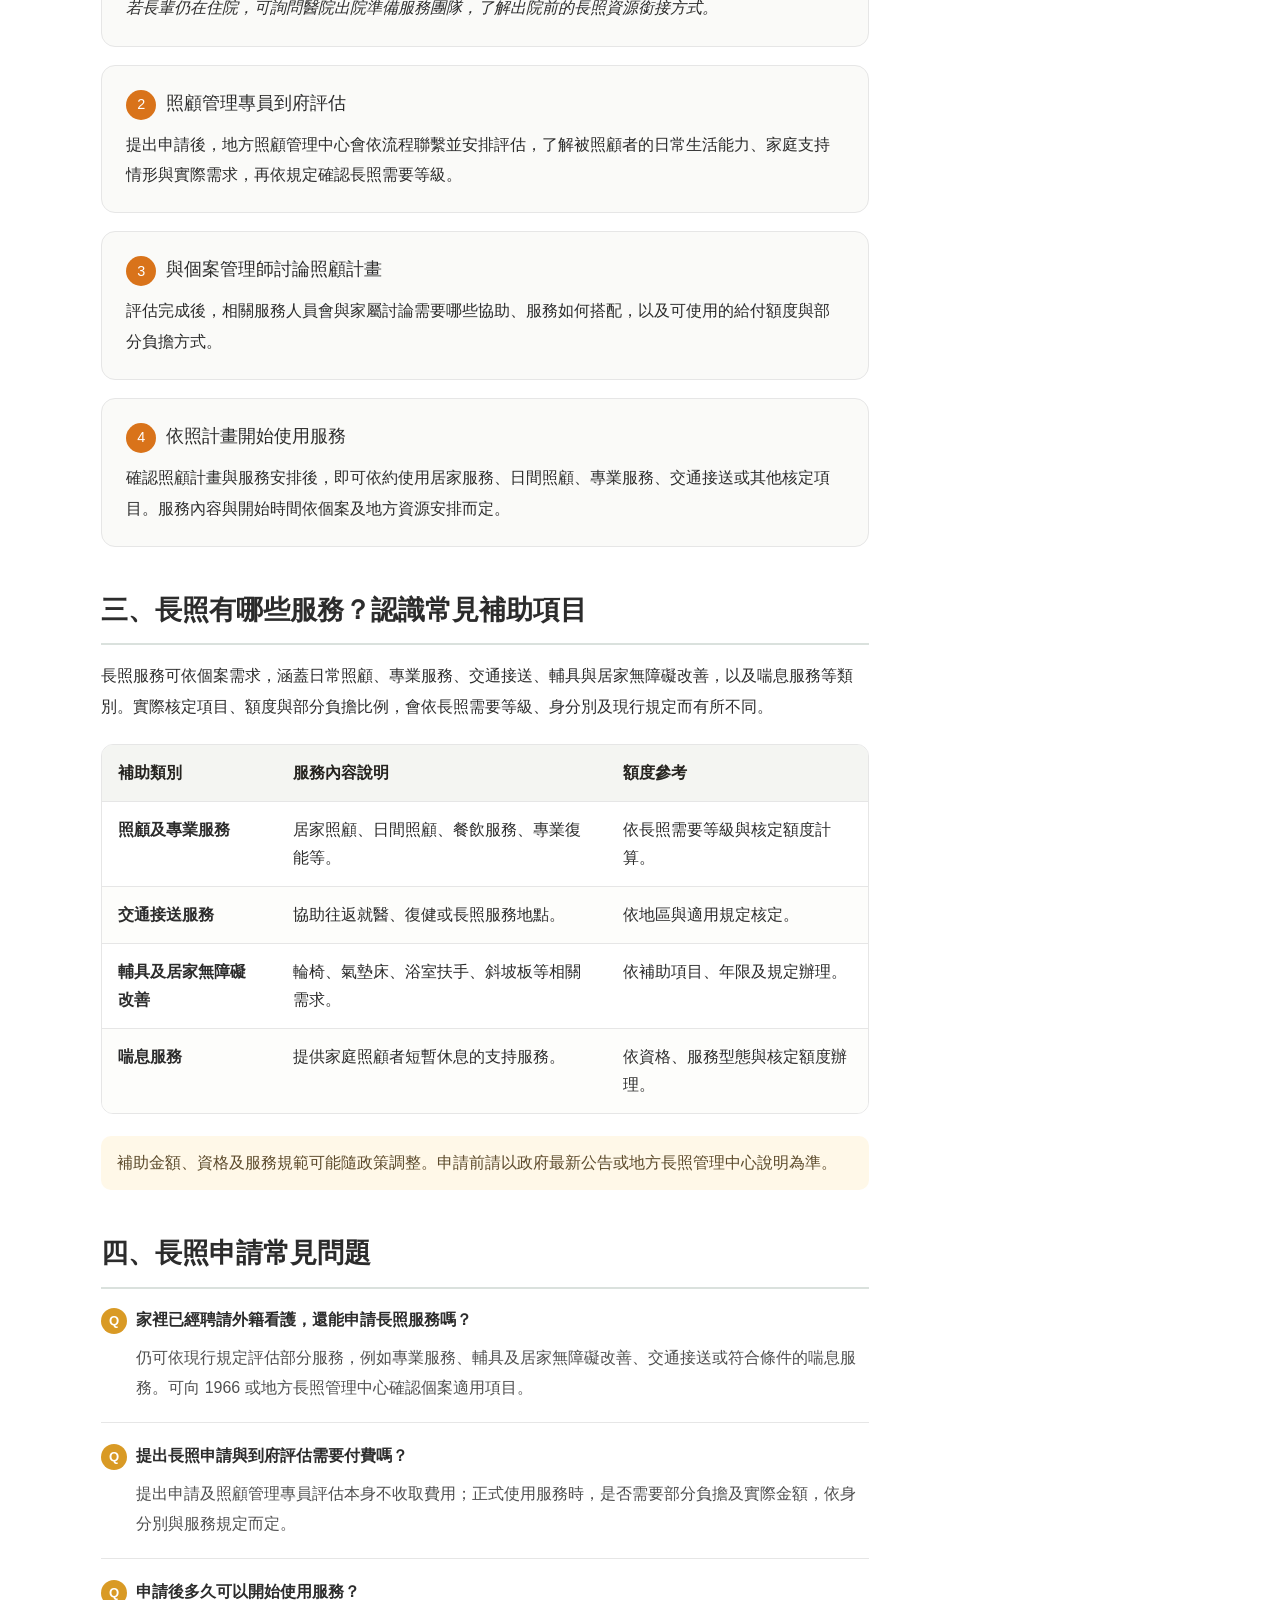
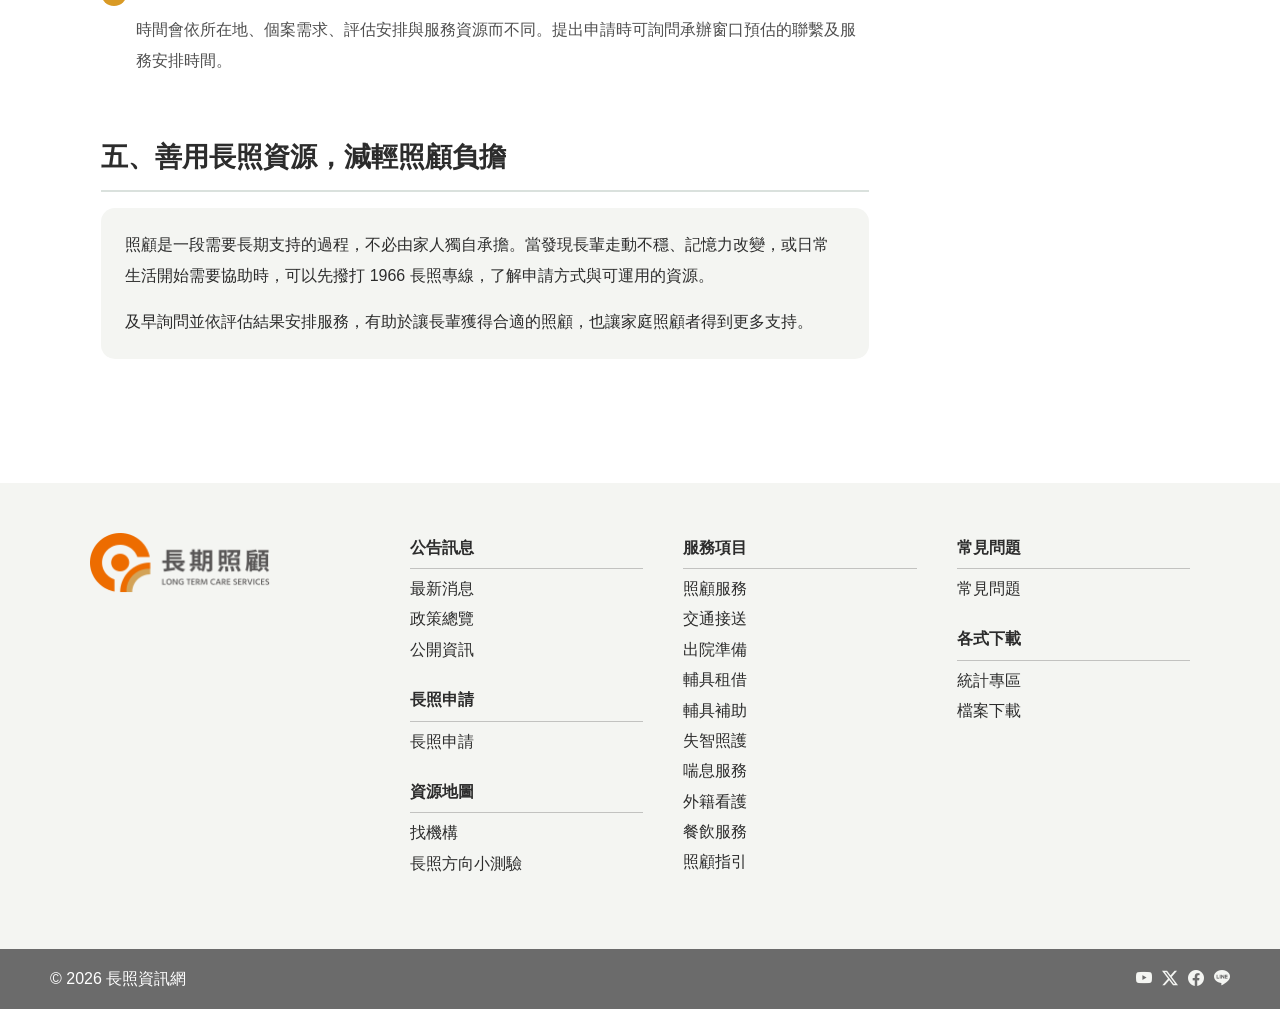
<file: article.html>
<!DOCTYPE html>
<html lang="zh-TW">

<head>
    <meta charset="UTF-8">
    <meta name="viewport" content="width=device-width, initial-scale=1.0">
    <title>長照申請｜長照資訊網</title>

    <!-- Bootstrap5 CSS+Bundle -->
    <link href="https://cdn.jsdelivr.net/npm/bootstrap@5.1.1/dist/css/bootstrap.min.css" rel="stylesheet"
        integrity="sha384-F3w7mX95PdgyTmZZMECAngseQB83DfGTowi0iMjiWaeVhAn4FJkqJByhZMI3AhiU" crossorigin="anonymous">
    <script src="https://cdn.jsdelivr.net/npm/bootstrap@5.0.0/dist/js/bootstrap.bundle.min.js"
        integrity="sha384-p34f1UUtsS3wqzfto5wAAmdvj+osOnFyQFpp4Ua3gs/ZVWx6oOypYoCJhGGScy+8"
        crossorigin="anonymous"></script>

    <!-- Bootstrap icons -->
    <link rel="stylesheet" href="https://cdn.jsdelivr.net/npm/bootstrap-icons@1.13.1/font/bootstrap-icons.min.css">

    <!-- header+footer css -->
    <link rel="stylesheet" href="./css/header+footer.css">

    <!-- article css -->
    <link rel="stylesheet" href="./css/article.css">

    <!-- 瀏覽器favicon -->
    <link rel="icon" href="./image/favicon.png">
</head>

<body>
    <div class="site-wrapper">
        <!-- 頁首導覽列 -->
        <header>
            <!-- ====== -->
            <!-- 電腦版 -->
            <!-- ====== -->
            <div class="desktop-header">

                <!-- 第1個導覽列 -->
                <div class="header-top">

                    <!-- logo -->
                    <a class="logo" href="./index.html">
                        <h1><img src="./image/logo.png" alt="長照資訊網"></h1>
                    </a>

                    <!-- 上方選單最右側 -->
                    <div class="desktop-quick-links">

                        <!-- 工具連結 -->
                        <div class="header-links">
                            <a href="#">網站導覽</a>
                            <a href="https://www.email.mohw.gov.tw/">部長信箱</a>
                            <a href="https://www.mohw.gov.tw/">衛生福利部</a>
                        </div>

                        <!-- 搜尋 -->
                        <form class="search-form">
                            <input type="search" id="search" placeholder="請輸入關鍵字">
                            <button type="submit"><i class="bi bi-search"></i></button>
                        </form>

                    </div>

                </div>

            </div>

            <!-- ====== -->
            <!-- 手機版 -->
            <!-- ====== -->
            <div class="mobile-header">

                <!-- 手機上方 -->
                <div class="mobile-header-top">
                    <!-- 搜尋 -->
                    <button type="button" class="mobile-search">
                        <i class="bi bi-search"></i>
                    </button>
                    <!-- Logo -->
                    <a class="logo" href="./index.html">
                        <img src="./image/logo.png" alt="長照服務專區">
                    </a>
                    <!-- 漢堡按鈕 -->
                    <button type="button" class="menu-button">
                        <i class="bi bi-list"></i>
                    </button>
                </div>

                <!-- 搜尋框 -->
                <form class="mobile-search-form">
                    <div class="mobile-search-content">
                        <label for="mobile-search">網站搜尋</label>
                        <input type="search" id="mobile-search" placeholder="請輸入關鍵字">
                        <button type="submit">搜尋</button>
                    </div>
                </form>

                <!-- 手機選單 -->
                <nav class="mobile-nav">

                    <!-- 主要導覽列 -->
                    <ul class="mobile-main-menu">

                        <!-- 公告訊息 -->
                        <li class="mobile-menu-title">
                            <div class="mobile-main-menu-btn">
                                <button type="button" class="menu-title">
                                    公告訊息 <i class="bi bi-chevron-right"></i>
                                </button>
                            </div>
                            <ul>
                                <li><a href="./notice.html?category=news">最新消息</a></li>
                                <li><a href="./notice.html?category=policy">政策總覽</a></li>
                                <li><a href="./notice.html?category=info">公開資訊</a></li>
                            </ul>
                        </li>

                        <!-- 長照申請 -->
                        <li class="mobile-menu-title">
                            <a href="./apply.html">長照申請</a>
                        </li>

                        <!-- 資源地圖 -->
                        <li class="mobile-menu-title">
                            <div class="mobile-main-menu-btn">
                                <button type="button" class="menu-title">
                                    資源地圖
                                    <i class="bi bi-chevron-right"></i>
                                </button>
                            </div>
                            <ul>
                                <li><a href="./find.html">找機構</a></li>
                                <li><a href="./self-check.html">長照方向小測驗</a></li>
                            </ul>
                        </li>

                        <!-- 服務項目 -->
                        <li class="mobile-menu-title">
                            <div class="mobile-main-menu-btn">
                                <button type="button" class="menu-title">
                                    服務項目
                                    <i class="bi bi-chevron-right"></i>
                                </button>
                            </div>
                            <ul>
                                <li>
                                    <button type="button" class="menu-subtitle">
                                        照顧服務
                                    </button>
                                    <ul>
                                        <li><a href="#">居家服務</a></li>
                                        <li><a href="#">日間照顧</a></li>
                                        <li><a href="#">家庭托顧</a></li>
                                        <li><a href="#">住宿式長照</a></li>
                                        <li><a href="#">小規模多機能</a></li>
                                        <li><a href="#">社區整體照顧</a></li>
                                    </ul>
                                </li>
                                <li>
                                    <button type="button" class="menu-subtitle">
                                        輔具相關
                                    </button>
                                    <ul>
                                        <li><a href="#">輔具租借</a></li>
                                        <li><a href="#">輔具補助</a></li>
                                    </ul>
                                </li>
                                <li>
                                    <button type="button" class="menu-subtitle">
                                        其他服務
                                    </button>
                                    <ul>
                                        <li><a href="#">交通接送</a></li>
                                        <li><a href="#">出院準備</a></li>
                                        <li><a href="#">失智照護</a></li>
                                        <li><a href="#">喘息服務</a></li>
                                        <li><a href="#">外籍看護</a></li>
                                        <li><a href="#">餐飲服務</a></li>
                                        <li><a href="#">照顧指引</a></li>
                                    </ul>
                                </li>
                            </ul>
                        </li>

                        <!-- 常見問題 -->
                        <li class="mobile-menu-title">
                            <a href="#">常見問題</a>
                        </li>

                        <!-- 各式下載 -->
                        <li class="mobile-menu-title">
                            <div class="mobile-main-menu-btn">
                                <button type="button" class="menu-title">
                                    各式下載
                                    <i class="bi bi-chevron-right"></i>
                                </button>
                            </div>
                            <ul>
                                <li>
                                    <button type="button" class="menu-subtitle">
                                        統計專區
                                    </button>
                                    <ul>
                                        <li><a href="#">長照3.0相關統計表</a></li>
                                        <li><a href="#">長照2.0相關統計表</a></li>
                                    </ul>
                                </li>
                                <li>
                                    <button type="button" class="menu-subtitle">
                                        檔案下載
                                    </button>
                                    <ul>
                                        <li><a href="#">長照識別LOGO及相關標章</a></li>
                                        <li><a href="#">各式影音、平面文宣及活動</a></li>
                                        <li><a href="#">授權說明</a></li>
                                    </ul>
                                </li>
                            </ul>
                        </li>
                    </ul>

                    <!-- 次要導覽列 -->
                    <div class="mobile-quick-links">
                        <a href="#">網站導覽</a>
                        <a href="#">部長信箱</a>
                        <a href="#">衛生福利部</a>
                    </div>
                </nav>

            </div>

        </header>

        <!-- 電腦版第2個導覽列 -->
        <nav class="main-nav">
            <ul>
                <!-- 公告訊息 -->
                <li>
                    <button type="button">公告訊息 <i class="bi bi-caret-down-fill"></i></button>
                    <ul class="submenu">
                        <li><a href="./notice.html?category=news">最新消息</a></li>
                        <li><a href="./notice.html?category=policy">政策總覽</a></li>
                        <li><a href="./notice.html?category=info">公開資訊</a></li>
                    </ul>
                </li>

                <!-- 長照申請 -->
                <li>
                    <a href="./apply.html">長照申請</a>
                </li>

                <!-- 資源地圖 -->
                <li>
                    <button type="button">資源地圖 <i class="bi bi-caret-down-fill"></i></button>
                    <ul class="submenu">
                        <li><a href="./find.html">找機構</a></li>
                        <li><a href="./self-check.html">長照方向小測驗</a></li>
                    </ul>
                </li>


                <!-- 服務項目 -->
                <li class="mega-menu">
                    <button type="button">服務項目 <i class="bi bi-caret-down-fill"></i></button>
                    <ul class="mega-menu-list">

                        <!-- 照顧服務 -->
                        <li>
                            <button type="button">照顧服務</button>
                            <ul class="mega-submenu">
                                <li><a href="#">居家服務</a></li>
                                <li><a href="#">日間照顧</a></li>
                                <li><a href="#">家庭托顧</a></li>
                                <li><a href="#">住宿式長照</a></li>
                                <li><a href="#">小規模多機能</a></li>
                                <li><a href="#">社區整體照顧</a></li>
                            </ul>
                        </li>

                        <!-- 輔具相關 -->
                        <li>
                            <button type="button">輔具相關</button>
                            <ul class="mega-submenu">
                                <li><a href="#">輔具租借</a></li>
                                <li><a href="#">輔具補助</a></li>
                            </ul>
                        </li>

                        <!-- 其他服務 -->
                        <li>
                            <button type="button">其他服務</button>
                            <ul class="mega-submenu">
                                <li><a href="#">交通接送</a></li>
                                <li><a href="#">出院準備</a></li>
                                <li><a href="#">失智照護</a></li>
                                <li><a href="#">喘息服務</a></li>
                                <li><a href="#">外籍看護</a></li>
                                <li><a href="#">餐飲服務</a></li>
                                <li><a href="#">照顧指引</a></li>
                            </ul>
                        </li>

                    </ul>
                </li>

                <!-- 常見問題 -->
                <li>
                    <a href="#">常見問題</a>
                </li>

                <!-- 各式下載 -->
                <li class="mega-menu">
                    <button type="button">各式下載 <i class="bi bi-caret-down-fill"></i></button>
                    <ul class="mega-menu-list">
                        <!-- 統計專區 -->
                        <li>
                            <button type="button">統計專區</button>
                            <ul class="mega-submenu">
                                <li><a href="#">長照3.0相關統計表</a></li>
                                <li><a href="#">長照2.0相關統計表</a></li>
                            </ul>
                        </li>
                        <!-- 檔案下載 -->
                        <li>
                            <button type="button">檔案下載</button>
                            <ul class="mega-submenu">
                                <li><a href="#">長照識別LOGO及相關標章</a></li>
                                <li><a href="#">各式影音、平面文宣及活動</a></li>
                                <li><a href="#">授權說明</a></li>
                            </ul>
                        </li>
                    </ul>
                </li>
            </ul>
        </nav>

        <!-- 內容區 -->
        <nav class="breadcrumb" aria-label="麵包屑">
            <a href="./index.html">首頁</a>　/　長照申請指南
        </nav>

        <main>
            <div class="article-layout">
                <article class="blog-post">
                    <header class="post-header">
                        <!-- <span class="post-category">長照申請指南</span> -->
                        <h1>【2026最新】長照申請怎麼開始？4步驟免費申請長照2.0，服務項目與補助一次看！</h1>
                        <p class="post-meta">發布日期：2026-01-15　｜　更新日期：2026-10-27</p>
                        <div class="geo-summary-box">
                            <h2>📌 快速總覽</h2>
                            <p><strong>長照申請可以先撥打 1966
                                    長照專線。</strong>若家中長輩因失能、失智或高齡而在日常生活中需要協助，可先提出申請並由照顧管理專員評估。基本流程分為提出申請、到府評估、擬定照顧計畫、服務開始四個步驟。實際資格、補助比例與服務安排，請以主管機關最新公告及個案評估結果為準。
                            </p>
                        </div>
                    </header>

                    <section class="article-section" id="who-can-apply">
                        <h2>一、長照申請資格有哪些？誰可以申請長照服務？</h2>
                        <p>許多人以為長照只針對臥床長輩，其實若日常生活（如沐浴、穿衣、吃飯、走動）需要他人協助，就可以進一步確認是否符合申請條件。常見評估對象包括：</p>
                        <ul>
                            <li><strong>65 歲以上</strong>失能長者。</li>
                            <li><strong>55 歲以上</strong>失能原住民。</li>
                            <li><strong>50 歲以上</strong>失智症者。</li>
                            <li><strong>不限年齡</strong>且符合相關規定的身心障礙者。</li>
                            <li>日常生活需要他人協助的衰弱長者。</li>
                        </ul>
                        <p class="note">實際申請資格與服務核定，仍須依現行長照政策及照管專員評估結果確認。</p>
                    </section>

                    <section class="article-section" id="how-to-apply">
                        <h2>二、長照申請怎麼開始？4 步驟完成申請</h2>
                        <p>面對家人突然出現照顧需求，不必一次弄懂所有制度。可以先從提出申請開始，再依照評估結果安排適合的服務。</p>

                        <div class="step-item">
                            <h3><span class="step-number">1</span><span>提出申請：撥打 1966 或洽詢地方窗口</span></h3>
                            <p>可先撥打 1966 長照專線，並準備以下資訊，讓承辦人員了解目前的照顧需求：</p>
                            <ul>
                                <li>被照顧者的姓名、身分資料與目前居住地址。</li>
                                <li>主要照顧者的姓名與聯絡方式。</li>
                                <li>長輩目前的身體狀況、生活困難與照顧需求。</li>
                            </ul>
                            <p><em>若長輩仍在住院，可詢問醫院出院準備服務團隊，了解出院前的長照資源銜接方式。</em></p>
                        </div>

                        <div class="step-item">
                            <h3><span class="step-number">2</span><span>照顧管理專員到府評估</span></h3>
                            <p>提出申請後，地方照顧管理中心會依流程聯繫並安排評估，了解被照顧者的日常生活能力、家庭支持情形與實際需求，再依規定確認長照需要等級。</p>
                        </div>

                        <div class="step-item">
                            <h3><span class="step-number">3</span><span>與個案管理師討論照顧計畫</span></h3>
                            <p>評估完成後，相關服務人員會與家屬討論需要哪些協助、服務如何搭配，以及可使用的給付額度與部分負擔方式。</p>
                        </div>

                        <div class="step-item">
                            <h3><span class="step-number">4</span><span>依照計畫開始使用服務</span></h3>
                            <p>確認照顧計畫與服務安排後，即可依約使用居家服務、日間照顧、專業服務、交通接送或其他核定項目。服務內容與開始時間依個案及地方資源安排而定。</p>
                        </div>
                    </section>

                    <section class="article-section" id="services-and-subsidies">
                        <h2>三、長照有哪些服務？認識常見補助項目</h2>
                        <p>長照服務可依個案需求，涵蓋日常照顧、專業服務、交通接送、輔具與居家無障礙改善，以及喘息服務等類別。實際核定項目、額度與部分負擔比例，會依長照需要等級、身分別及現行規定而有所不同。</p>
                        <div class="table-wrap">
                            <table>
                                <thead>
                                    <tr>
                                        <th>補助類別</th>
                                        <th>服務內容說明</th>
                                        <th>額度參考</th>
                                    </tr>
                                </thead>
                                <tbody>
                                    <tr>
                                        <td><strong>照顧及專業服務</strong></td>
                                        <td>居家照顧、日間照顧、餐飲服務、專業復能等。</td>
                                        <td>依長照需要等級與核定額度計算。</td>
                                    </tr>
                                    <tr>
                                        <td><strong>交通接送服務</strong></td>
                                        <td>協助往返就醫、復健或長照服務地點。</td>
                                        <td>依地區與適用規定核定。</td>
                                    </tr>
                                    <tr>
                                        <td><strong>輔具及居家無障礙改善</strong></td>
                                        <td>輪椅、氣墊床、浴室扶手、斜坡板等相關需求。</td>
                                        <td>依補助項目、年限及規定辦理。</td>
                                    </tr>
                                    <tr>
                                        <td><strong>喘息服務</strong></td>
                                        <td>提供家庭照顧者短暫休息的支持服務。</td>
                                        <td>依資格、服務型態與核定額度辦理。</td>
                                    </tr>
                                </tbody>
                            </table>
                        </div>
                        <p class="note">補助金額、資格及服務規範可能隨政策調整。申請前請以政府最新公告或地方長照管理中心說明為準。</p>
                    </section>

                    <section class="article-section" id="faq">
                        <h2>四、長照申請常見問題</h2>
                        <dl class="faq-list">
                            <div class="faq-item">
                                <dt>家裡已經聘請外籍看護，還能申請長照服務嗎？</dt>
                                <dd>仍可依現行規定評估部分服務，例如專業服務、輔具及居家無障礙改善、交通接送或符合條件的喘息服務。可向 1966 或地方長照管理中心確認個案適用項目。</dd>
                            </div>
                            <div class="faq-item">
                                <dt>提出長照申請與到府評估需要付費嗎？</dt>
                                <dd>提出申請及照顧管理專員評估本身不收取費用；正式使用服務時，是否需要部分負擔及實際金額，依身分別與服務規定而定。</dd>
                            </div>
                            <div class="faq-item">
                                <dt>申請後多久可以開始使用服務？</dt>
                                <dd>時間會依所在地、個案需求、評估安排與服務資源而不同。提出申請時可詢問承辦窗口預估的聯繫及服務安排時間。</dd>
                            </div>
                        </dl>
                    </section>

                    <section class="article-section" id="conclusion">
                        <h2>五、善用長照資源，減輕照顧負擔</h2>
                        <div class="conclusion-box">
                            <p>照顧是一段需要長期支持的過程，不必由家人獨自承擔。當發現長輩走動不穩、記憶力改變，或日常生活開始需要協助時，可以先撥打 1966 長照專線，了解申請方式與可運用的資源。</p>
                            <p>及早詢問並依評估結果安排服務，有助於讓長輩獲得合適的照顧，也讓家庭照顧者得到更多支持。</p>
                        </div>
                    </section>
                </article>

                <aside class="sidebar">

                    <!-- 其他側邊資訊保留 -->
                    <section class="side-card help-card">
                        <h2>不知道從哪裡開始？</h2>
                        <a class="phone-number" href="tel:1966">1966</a>
                        <p>可先撥打長照專線，詢問申請方式與所在地可運用的服務資源。</p>
                    </section>

                    <section class="side-card">
                        <h2>延伸閱讀</h2>
                        <ul class="toc">
                            <li><a href="#">補助方向與常見條件</a></li>
                            <li><a href="#">長照服務項目介紹</a></li>
                            <li><a href="#">查找附近長照資源</a></li>
                        </ul>
                    </section>

                    <!-- 文章目錄：電腦版常駐，手機版可收合 -->
                    <details class="side-card toc-card" id="article-toc">
                        <summary class="toc-heading">
                            <span>文章目錄</span>
                            <i class="bi bi-chevron-down toc-arrow" aria-hidden="true"></i>
                        </summary>

                        <ul class="toc">
                            <li><a href="#who-can-apply">一、長照申請資格</a></li>
                            <li><a href="#how-to-apply">二、申請流程 4 步驟</a></li>
                            <li><a href="#services-and-subsidies">三、服務與補助項目</a></li>
                            <li><a href="#faq">四、常見問題</a></li>
                            <li><a href="#conclusion">五、善用長照資源</a></li>
                        </ul>
                    </details>


                </aside>
            </div>
        </main>

        <!-- 頁尾 -->
        <footer>
            <div class="footer-info">
                <div class="footer-logo">
                    <a href="./index.html"><img src="./image/logo.png" alt="長照資訊網"></a>
                </div>

                <div class="footer-menu">
                    <ul>
                        <div class="footer-menu-column">
                            <!-- 公告訊息 -->
                            <li>
                                <p>公告訊息</p>
                                <hr>
                                <ul>
                                    <li><a href="./notice.html?category=news">最新消息</a></li>
                                    <li><a href="./notice.html?category=policy">政策總覽</a></li>
                                    <li><a href="./notice.html?category=info">公開資訊</a></li>
                                </ul>
                            </li>

                            <!-- 長照申請 -->
                            <li>
                                <p>長照申請</p>
                                <hr>
                                <ul>
                                    <li><a href="./apply.html">長照申請</a></li>
                                </ul>
                            </li>

                            <!-- 資源地圖 -->
                            <li>
                                <p>資源地圖</p>
                                <hr>
                                <ul>
                                    <li><a href="./find.html">找機構</a></li>
                                    <li><a href="./self-check.html">長照方向小測驗</a></li>
                                </ul>
                            </li>
                        </div>

                        <div class="footer-menu-column">
                            <!-- 服務項目 -->
                            <li>
                                <p>服務項目</p>
                                <hr>
                                <ul>
                                    <li><a href="#">照顧服務</a></li>
                                    <li><a href="#">交通接送</a></li>
                                    <li><a href="#">出院準備</a></li>
                                    <li><a href="#">輔具租借</a></li>
                                    <li><a href="#">輔具補助</a></li>
                                    <li><a href="#">失智照護</a></li>
                                    <li><a href="#">喘息服務</a></li>
                                    <li><a href="#">外籍看護</a></li>
                                    <li><a href="#">餐飲服務</a></li>
                                    <li><a href="#">照顧指引</a></li>
                                </ul>
                            </li>
                        </div>

                        <div class="footer-menu-column">
                            <!-- 常見問題 -->
                            <li>
                                <p>常見問題</p>
                                <hr>
                                <ul>
                                    <li><a href="#">常見問題</a></li>
                                </ul>
                            </li>

                            <!-- 各式下載 -->
                            <li>
                                <p>各式下載</p>
                                <hr>
                                <ul>
                                    <li><a href="#">統計專區</a></li>
                                    <li><a href="#">檔案下載</a></li>
                                </ul>
                            </li>
                        </div>

                    </ul>
                </div>
            </div>
            <div class="copyright">
                <p>&copy; 2026 長照資訊網</p>
                <div class="social-media">
                    <a href="#"><i class="bi bi-youtube"></i></a>
                    <a href="#"><i class="bi bi-twitter-x"></i></a>
                    <a href="#"><i class="bi bi-facebook"></i></a>
                    <a href="#"><i class="bi bi-line"></i></a>
                </div>
            </div>
        </footer>

        <!-- =============== -->
        <!-- 右側浮動快速選單 -->
        <!-- =============== -->
        <nav class="quick-menu" aria-label="快速選單">

            <!-- 1966 長照專線 -->
            <a href="tel:1966" class="quick-menu-item">
                <span class="quick-menu-text">1966 長照專線</span>
                <span class="quick-menu-icon">
                    <i class="bi bi-telephone-fill"></i>
                </span>
            </a>

            <!-- 長照申請 -->
            <a href="./apply.html" class="quick-menu-item">
                <span class="quick-menu-text">怎麼申請長照？</span>
                <span class="quick-menu-icon">
                    <i class="bi bi-clipboard-check-fill"></i>
                </span>
            </a>

            <!-- 資源地圖 -->
            <a href="./find.html" class="quick-menu-item">
                <span class="quick-menu-text">資源地圖</span>
                <span class="quick-menu-icon">
                    <i class="bi bi-geo-alt-fill"></i>
                </span>
            </a>

            <!-- 長照方向小測驗 -->
            <a href="./self-check.html" class="quick-menu-item">
                <span class="quick-menu-text">長照方向小測驗</span>
                <span class="quick-menu-icon">
                    <i class="bi bi-ui-checks"></i>
                </span>
            </a>

        </nav>
    </div>

    <!-- header+footer+浮動選單的js -->
    <script src="./js/header+footer.js"></script>
    
    <!-- article的js -->
    <script>
        // =========================
        // 讓電腦版與手機版自動切換
        // =========================
        const articleToc = document.getElementById("article-toc");
        const mobileScreen = window.matchMedia("(max-width: 900px)");

        // 電腦版預設展開，手機版預設收合
        function updateToc() {
            articleToc.open = !mobileScreen.matches;
        }

        updateToc();

        // 螢幕尺寸改變時重新判斷
        mobileScreen.addEventListener("change", updateToc);

        // 手機版點擊目錄連結後，自動收合選單
        articleToc.querySelectorAll(".toc a").forEach(function (link) {
            link.addEventListener("click", function () {
                if (mobileScreen.matches) {
                    articleToc.open = false;
                }
            });
        });
    </script>
</body>

</html>
</file>
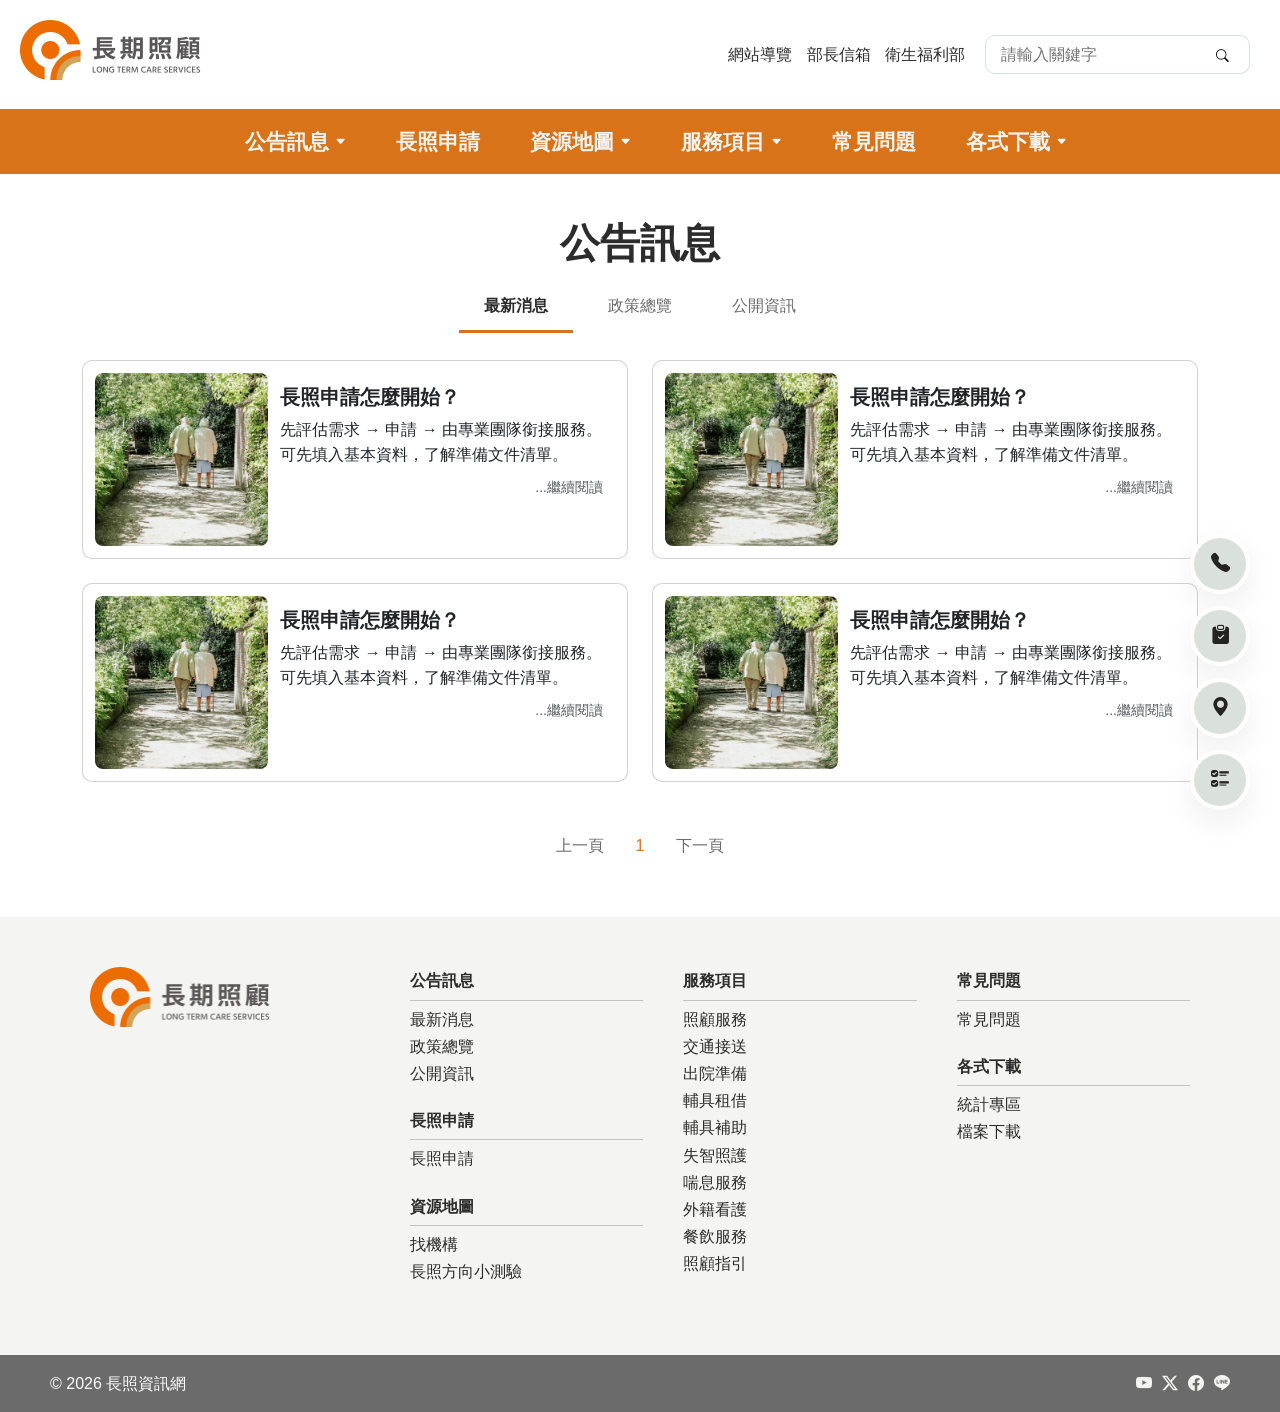
<file: notice.html>
<!DOCTYPE html>
<html lang="zh-TW">

<head>
    <meta charset="UTF-8">
    <meta name="viewport" content="width=device-width, initial-scale=1.0">
    <title>公告訊息｜長照資訊網</title>

    <!-- Bootstrap5 CSS+Bundle -->
    <link href="https://cdn.jsdelivr.net/npm/bootstrap@5.1.1/dist/css/bootstrap.min.css" rel="stylesheet"
        integrity="sha384-F3w7mX95PdgyTmZZMECAngseQB83DfGTowi0iMjiWaeVhAn4FJkqJByhZMI3AhiU" crossorigin="anonymous">
    <script src="https://cdn.jsdelivr.net/npm/bootstrap@5.0.0/dist/js/bootstrap.bundle.min.js"
        integrity="sha384-p34f1UUtsS3wqzfto5wAAmdvj+osOnFyQFpp4Ua3gs/ZVWx6oOypYoCJhGGScy+8"
        crossorigin="anonymous"></script>

    <!-- Bootstrap icons -->
    <link rel="stylesheet" href="https://cdn.jsdelivr.net/npm/bootstrap-icons@1.13.1/font/bootstrap-icons.min.css">

    <!-- header+footer css -->
    <link rel="stylesheet" href="./css/header+footer.css">

    <!-- notice css -->
    <link rel="stylesheet" href="./css/notice.css">

    <!-- 瀏覽器favicon -->
    <link rel="icon" href="./image/favicon.png">

</head>

<body>
    <div class="site-wrapper">
        <!-- 頁首導覽列 -->
        <header>
            <!-- ====== -->
            <!-- 電腦版 -->
            <!-- ====== -->
            <div class="desktop-header">

                <!-- 第1個導覽列 -->
                <div class="header-top">

                    <!-- logo -->
                    <a class="logo" href="./index.html">
                        <h1><img src="./image/logo.png" alt="長照資訊網"></h1>
                    </a>

                    <!-- 上方選單最右側 -->
                    <div class="desktop-quick-links">

                        <!-- 工具連結 -->
                        <div class="header-links">
                            <a href="#">網站導覽</a>
                            <a href="https://www.email.mohw.gov.tw/">部長信箱</a>
                            <a href="https://www.mohw.gov.tw/">衛生福利部</a>
                        </div>

                        <!-- 搜尋 -->
                        <form class="search-form">
                            <input type="search" id="search" placeholder="請輸入關鍵字">
                            <button type="submit"><i class="bi bi-search"></i></button>
                        </form>

                    </div>

                </div>

            </div>

            <!-- ====== -->
            <!-- 手機版 -->
            <!-- ====== -->
            <div class="mobile-header">

                <!-- 手機上方 -->
                <div class="mobile-header-top">
                    <!-- 搜尋 -->
                    <button type="button" class="mobile-search">
                        <i class="bi bi-search"></i>
                    </button>
                    <!-- Logo -->
                    <a class="logo" href="./index.html">
                        <img src="./image/logo.png" alt="長照服務專區">
                    </a>
                    <!-- 漢堡按鈕 -->
                    <button type="button" class="menu-button">
                        <i class="bi bi-list"></i>
                    </button>
                </div>

                <!-- 搜尋框 -->
                <form class="mobile-search-form">
                    <div class="mobile-search-content">
                        <label for="mobile-search">網站搜尋</label>
                        <input type="search" id="mobile-search" placeholder="請輸入關鍵字">
                        <button type="submit">搜尋</button>
                    </div>
                </form>

                <!-- 手機選單 -->
                <nav class="mobile-nav">

                    <!-- 主要導覽列 -->
                    <ul class="mobile-main-menu">

                        <!-- 公告訊息 -->
                        <li class="mobile-menu-title">
                            <div class="mobile-main-menu-btn">
                                <button type="button" class="menu-title">
                                    公告訊息 <i class="bi bi-chevron-right"></i>
                                </button>
                            </div>
                            <ul>
                                <li><a href="./notice.html?category=news">最新消息</a></li>
                                <li><a href="./notice.html?category=policy">政策總覽</a></li>
                                <li><a href="./notice.html?category=info">公開資訊</a></li>
                            </ul>
                        </li>

                        <!-- 長照申請 -->
                        <li class="mobile-menu-title">
                            <a href="./apply.html">長照申請</a>
                        </li>

                        <!-- 資源地圖 -->
                        <li class="mobile-menu-title">
                            <div class="mobile-main-menu-btn">
                                <button type="button" class="menu-title">
                                    資源地圖
                                    <i class="bi bi-chevron-right"></i>
                                </button>
                            </div>
                            <ul>
                                <li><a href="./find.html">找機構</a></li>
                                <li><a href="./self-check.html">長照方向小測驗</a></li>
                            </ul>
                        </li>

                        <!-- 服務項目 -->
                        <li class="mobile-menu-title">
                            <div class="mobile-main-menu-btn">
                                <button type="button" class="menu-title">
                                    服務項目
                                    <i class="bi bi-chevron-right"></i>
                                </button>
                            </div>
                            <ul>
                                <li>
                                    <button type="button" class="menu-subtitle">
                                        照顧服務
                                    </button>
                                    <ul>
                                        <li><a href="#">居家服務</a></li>
                                        <li><a href="#">日間照顧</a></li>
                                        <li><a href="#">家庭托顧</a></li>
                                        <li><a href="#">住宿式長照</a></li>
                                        <li><a href="#">小規模多機能</a></li>
                                        <li><a href="#">社區整體照顧</a></li>
                                    </ul>
                                </li>
                                <li>
                                    <button type="button" class="menu-subtitle">
                                        輔具相關
                                    </button>
                                    <ul>
                                        <li><a href="#">輔具租借</a></li>
                                        <li><a href="#">輔具補助</a></li>
                                    </ul>
                                </li>
                                <li>
                                    <button type="button" class="menu-subtitle">
                                        其他服務
                                    </button>
                                    <ul>
                                        <li><a href="#">交通接送</a></li>
                                        <li><a href="#">出院準備</a></li>
                                        <li><a href="#">失智照護</a></li>
                                        <li><a href="#">喘息服務</a></li>
                                        <li><a href="#">外籍看護</a></li>
                                        <li><a href="#">餐飲服務</a></li>
                                        <li><a href="#">照顧指引</a></li>
                                    </ul>
                                </li>
                            </ul>
                        </li>

                        <!-- 常見問題 -->
                        <li class="mobile-menu-title">
                            <a href="#">常見問題</a>
                        </li>

                        <!-- 各式下載 -->
                        <li class="mobile-menu-title">
                            <div class="mobile-main-menu-btn">
                                <button type="button" class="menu-title">
                                    各式下載
                                    <i class="bi bi-chevron-right"></i>
                                </button>
                            </div>
                            <ul>
                                <li>
                                    <button type="button" class="menu-subtitle">
                                        統計專區
                                    </button>
                                    <ul>
                                        <li><a href="#">長照3.0相關統計表</a></li>
                                        <li><a href="#">長照2.0相關統計表</a></li>
                                    </ul>
                                </li>
                                <li>
                                    <button type="button" class="menu-subtitle">
                                        檔案下載
                                    </button>
                                    <ul>
                                        <li><a href="#">長照識別LOGO及相關標章</a></li>
                                        <li><a href="#">各式影音、平面文宣及活動</a></li>
                                        <li><a href="#">授權說明</a></li>
                                    </ul>
                                </li>
                            </ul>
                        </li>
                    </ul>

                    <!-- 次要導覽列 -->
                    <div class="mobile-quick-links">
                        <a href="#">網站導覽</a>
                        <a href="#">部長信箱</a>
                        <a href="#">衛生福利部</a>
                    </div>
                </nav>

            </div>

        </header>

        <!-- 電腦版第2個導覽列 -->
        <nav class="main-nav">
            <ul>
                <!-- 公告訊息 -->
                <li>
                    <button type="button">公告訊息 <i class="bi bi-caret-down-fill"></i></button>
                    <ul class="submenu">
                        <li><a href="./notice.html?category=news">最新消息</a></li>
                        <li><a href="./notice.html?category=policy">政策總覽</a></li>
                        <li><a href="./notice.html?category=info">公開資訊</a></li>
                    </ul>
                </li>

                <!-- 長照申請 -->
                <li>
                    <a href="./apply.html">長照申請</a>
                </li>

                <!-- 資源地圖 -->
                <li>
                    <button type="button">資源地圖 <i class="bi bi-caret-down-fill"></i></button>
                    <ul class="submenu">
                        <li><a href="./find.html">找機構</a></li>
                        <li><a href="./self-check.html">長照方向小測驗</a></li>
                    </ul>
                </li>


                <!-- 服務項目 -->
                <li class="mega-menu">
                    <button type="button">服務項目 <i class="bi bi-caret-down-fill"></i></button>
                    <ul class="mega-menu-list">

                        <!-- 照顧服務 -->
                        <li>
                            <button type="button">照顧服務</button>
                            <ul class="mega-submenu">
                                <li><a href="#">居家服務</a></li>
                                <li><a href="#">日間照顧</a></li>
                                <li><a href="#">家庭托顧</a></li>
                                <li><a href="#">住宿式長照</a></li>
                                <li><a href="#">小規模多機能</a></li>
                                <li><a href="#">社區整體照顧</a></li>
                            </ul>
                        </li>

                        <!-- 輔具相關 -->
                        <li>
                            <button type="button">輔具相關</button>
                            <ul class="mega-submenu">
                                <li><a href="#">輔具租借</a></li>
                                <li><a href="#">輔具補助</a></li>
                            </ul>
                        </li>

                        <!-- 其他服務 -->
                        <li>
                            <button type="button">其他服務</button>
                            <ul class="mega-submenu">
                                <li><a href="#">交通接送</a></li>
                                <li><a href="#">出院準備</a></li>
                                <li><a href="#">失智照護</a></li>
                                <li><a href="#">喘息服務</a></li>
                                <li><a href="#">外籍看護</a></li>
                                <li><a href="#">餐飲服務</a></li>
                                <li><a href="#">照顧指引</a></li>
                            </ul>
                        </li>

                    </ul>
                </li>

                <!-- 常見問題 -->
                <li>
                    <a href="#">常見問題</a>
                </li>

                <!-- 各式下載 -->
                <li class="mega-menu">
                    <button type="button">各式下載 <i class="bi bi-caret-down-fill"></i></button>
                    <ul class="mega-menu-list">
                        <!-- 統計專區 -->
                        <li>
                            <button type="button">統計專區</button>
                            <ul class="mega-submenu">
                                <li><a href="#">長照3.0相關統計表</a></li>
                                <li><a href="#">長照2.0相關統計表</a></li>
                            </ul>
                        </li>
                        <!-- 檔案下載 -->
                        <li>
                            <button type="button">檔案下載</button>
                            <ul class="mega-submenu">
                                <li><a href="#">長照識別LOGO及相關標章</a></li>
                                <li><a href="#">各式影音、平面文宣及活動</a></li>
                                <li><a href="#">授權說明</a></li>
                            </ul>
                        </li>
                    </ul>
                </li>
            </ul>
        </nav>

        <!-- 內容區 -->
        <main>
            <div class="main-container">

                <h1>公告訊息</h1>
                <!-- 類別按鈕 -->
                <div class="category-filter">
                    <ul>
                        <li><button type="button" class="category-btn active" data-category="news">最新消息</button></li>
                        <li><button type="button" class="category-btn" data-category="policy">政策總覽</button></li>
                        <li><button type="button" class="category-btn" data-category="info">公開資訊</button></li>
                    </ul>
                </div>

                <!-- 文章卡片 -->
                <div class="category-grid">
                    <div class="cards box text-start">
                        <div class="container">
                            <div class="row justify-content-start g-4">

                                <!-- 卡片 -->
                                <a href="./article.html" target="_blank" rel="noopener noreferrer"
                                    class="col-md-6 text-dark notice-card" data-category="news">
                                    <div class="card">
                                        <div class="row g-0">
                                            <div class="col-md-4">
                                                <img src="./image/p1.jpg" class="img-fluid card-img" alt="...">
                                            </div>
                                            <div class="col-md-8">
                                                <div class="card-body">
                                                    <h5 class="card-title">長照申請怎麼開始？</h5>
                                                    <p class="card-text ellipsis-3">先評估需求 → 申請 →
                                                        由專業團隊銜接服務。可先填入基本資料，了解準備文件清單。</p>
                                                    <small class="text-muted mt-auto d-block text-end">...繼續閱讀</small>
                                                </div>
                                            </div>
                                        </div>
                                    </div>
                                </a>

                                <!-- 卡片 -->
                                <a href="./article.html" target="_blank" rel="noopener noreferrer"
                                    class="col-md-6 text-dark notice-card" data-category="news">
                                    <div class="card">
                                        <div class="row g-0">
                                            <div class="col-md-4">
                                                <img src="./image/p1.jpg" class="img-fluid card-img" alt="...">
                                            </div>
                                            <div class="col-md-8">
                                                <div class="card-body">
                                                    <h5 class="card-title">長照申請怎麼開始？</h5>
                                                    <p class="card-text ellipsis-3">先評估需求 → 申請 →
                                                        由專業團隊銜接服務。可先填入基本資料，了解準備文件清單。</p>
                                                    <small class="text-muted mt-auto d-block text-end">...繼續閱讀</small>
                                                </div>
                                            </div>
                                        </div>
                                    </div>
                                </a>

                                <!-- 卡片 -->
                                <a href="./article.html" target="_blank" rel="noopener noreferrer"
                                    class="col-md-6 text-dark notice-card" data-category="news">
                                    <div class="card">
                                        <div class="row g-0">
                                            <div class="col-md-4">
                                                <img src="./image/p1.jpg" class="img-fluid card-img" alt="...">
                                            </div>
                                            <div class="col-md-8">
                                                <div class="card-body">
                                                    <h5 class="card-title">長照申請怎麼開始？</h5>
                                                    <p class="card-text ellipsis-3">先評估需求 → 申請 →
                                                        由專業團隊銜接服務。可先填入基本資料，了解準備文件清單。</p>
                                                    <small class="text-muted mt-auto d-block text-end">...繼續閱讀</small>
                                                </div>
                                            </div>
                                        </div>
                                    </div>
                                </a>

                                <!-- 卡片 -->
                                <a href="./article.html" target="_blank" rel="noopener noreferrer"
                                    class="col-md-6 text-dark notice-card" data-category="news">
                                    <div class="card">
                                        <div class="row g-0">
                                            <div class="col-md-4">
                                                <img src="./image/p1.jpg" class="img-fluid card-img" alt="...">
                                            </div>
                                            <div class="col-md-8">
                                                <div class="card-body">
                                                    <h5 class="card-title">長照申請怎麼開始？</h5>
                                                    <p class="card-text ellipsis-3">先評估需求 → 申請 →
                                                        由專業團隊銜接服務。可先填入基本資料，了解準備文件清單。</p>
                                                    <small class="text-muted mt-auto d-block text-end">...繼續閱讀</small>
                                                </div>
                                            </div>
                                        </div>
                                    </div>
                                </a>

                                <!-- 卡片 -->
                                <a href="./article.html" target="_blank" rel="noopener noreferrer"
                                    class="col-md-6 text-dark notice-card" data-category="policy">
                                    <div class="card">
                                        <div class="row g-0">
                                            <div class="col-md-4">
                                                <img src="./image/p1.jpg" class="img-fluid card-img" alt="...">
                                            </div>
                                            <div class="col-md-8">
                                                <div class="card-body">
                                                    <h5 class="card-title">長照申請怎麼開始？</h5>
                                                    <p class="card-text ellipsis-3">先評估需求 → 申請 →
                                                        由專業團隊銜接服務。可先填入基本資料，了解準備文件清單。</p>
                                                    <small class="text-muted mt-auto d-block text-end">...繼續閱讀</small>
                                                </div>
                                            </div>
                                        </div>
                                    </div>
                                </a>

                                <!-- 卡片 -->
                                <a href="./article.html" target="_blank" rel="noopener noreferrer"
                                    class="col-md-6 text-dark notice-card" data-category="policy">
                                    <div class="card">
                                        <div class="row g-0">
                                            <div class="col-md-4">
                                                <img src="./image/p1.jpg" class="img-fluid card-img" alt="...">
                                            </div>
                                            <div class="col-md-8">
                                                <div class="card-body">
                                                    <h5 class="card-title">長照申請怎麼開始？</h5>
                                                    <p class="card-text ellipsis-3">先評估需求 → 申請 →
                                                        由專業團隊銜接服務。可先填入基本資料，了解準備文件清單。</p>
                                                    <small class="text-muted mt-auto d-block text-end">...繼續閱讀</small>
                                                </div>
                                            </div>
                                        </div>
                                    </div>
                                </a>

                                <!-- 卡片 -->
                                <a href="./article.html" target="_blank" rel="noopener noreferrer"
                                    class="col-md-6 text-dark notice-card" data-category="policy">
                                    <div class="card">
                                        <div class="row g-0">
                                            <div class="col-md-4">
                                                <img src="./image/p1.jpg" class="img-fluid card-img" alt="...">
                                            </div>
                                            <div class="col-md-8">
                                                <div class="card-body">
                                                    <h5 class="card-title">長照申請怎麼開始？</h5>
                                                    <p class="card-text ellipsis-3">先評估需求 → 申請 →
                                                        由專業團隊銜接服務。可先填入基本資料，了解準備文件清單。</p>
                                                    <small class="text-muted mt-auto d-block text-end">...繼續閱讀</small>
                                                </div>
                                            </div>
                                        </div>
                                    </div>
                                </a>

                                <!-- 卡片 -->
                                <a href="./article.html" target="_blank" rel="noopener noreferrer"
                                    class="col-md-6 text-dark notice-card" data-category="policy">
                                    <div class="card">
                                        <div class="row g-0">
                                            <div class="col-md-4">
                                                <img src="./image/p1.jpg" class="img-fluid card-img" alt="...">
                                            </div>
                                            <div class="col-md-8">
                                                <div class="card-body">
                                                    <h5 class="card-title">長照申請怎麼開始？</h5>
                                                    <p class="card-text ellipsis-3">先評估需求 → 申請 →
                                                        由專業團隊銜接服務。可先填入基本資料，了解準備文件清單。</p>
                                                    <small class="text-muted mt-auto d-block text-end">...繼續閱讀</small>
                                                </div>
                                            </div>
                                        </div>
                                    </div>
                                </a>

                                <!-- 卡片 -->
                                <a href="./article.html" target="_blank" rel="noopener noreferrer"
                                    class="col-md-6 text-dark notice-card" data-category="policy">
                                    <div class="card">
                                        <div class="row g-0">
                                            <div class="col-md-4">
                                                <img src="./image/p1.jpg" class="img-fluid card-img" alt="...">
                                            </div>
                                            <div class="col-md-8">
                                                <div class="card-body">
                                                    <h5 class="card-title">長照申請怎麼開始？</h5>
                                                    <p class="card-text ellipsis-3">先評估需求 → 申請 →
                                                        由專業團隊銜接服務。可先填入基本資料，了解準備文件清單。</p>
                                                    <small class="text-muted mt-auto d-block text-end">...繼續閱讀</small>
                                                </div>
                                            </div>
                                        </div>
                                    </div>
                                </a>

                                <!-- 卡片 -->
                                <a href="./article.html" target="_blank" rel="noopener noreferrer"
                                    class="col-md-6 text-dark notice-card" data-category="info">
                                    <div class="card">
                                        <div class="row g-0">
                                            <div class="col-md-4">
                                                <img src="./image/p1.jpg" class="img-fluid card-img" alt="...">
                                            </div>
                                            <div class="col-md-8">
                                                <div class="card-body">
                                                    <h5 class="card-title">長照申請怎麼開始？</h5>
                                                    <p class="card-text ellipsis-3">先評估需求 → 申請 →
                                                        由專業團隊銜接服務。可先填入基本資料，了解準備文件清單。</p>
                                                    <small class="text-muted mt-auto d-block text-end">...繼續閱讀</small>
                                                </div>
                                            </div>
                                        </div>
                                    </div>
                                </a>

                                <!-- 卡片 -->
                                <a href="./article.html" target="_blank" rel="noopener noreferrer"
                                    class="col-md-6 text-dark notice-card" data-category="info">
                                    <div class="card">
                                        <div class="row g-0">
                                            <div class="col-md-4">
                                                <img src="./image/p1.jpg" class="img-fluid card-img" alt="...">
                                            </div>
                                            <div class="col-md-8">
                                                <div class="card-body">
                                                    <h5 class="card-title">長照申請怎麼開始？</h5>
                                                    <p class="card-text ellipsis-3">先評估需求 → 申請 →
                                                        由專業團隊銜接服務。可先填入基本資料，了解準備文件清單。</p>
                                                    <small class="text-muted mt-auto d-block text-end">...繼續閱讀</small>
                                                </div>
                                            </div>
                                        </div>
                                    </div>
                                </a>

                                <!-- 卡片 -->
                                <a href="./article.html" target="_blank" rel="noopener noreferrer"
                                    class="col-md-6 text-dark notice-card" data-category="info">
                                    <div class="card">
                                        <div class="row g-0">
                                            <div class="col-md-4">
                                                <img src="./image/p1.jpg" class="img-fluid card-img" alt="...">
                                            </div>
                                            <div class="col-md-8">
                                                <div class="card-body">
                                                    <h5 class="card-title">長照申請怎麼開始？</h5>
                                                    <p class="card-text ellipsis-3">先評估需求 → 申請 →
                                                        由專業團隊銜接服務。可先填入基本資料，了解準備文件清單。</p>
                                                    <small class="text-muted mt-auto d-block text-end">...繼續閱讀</small>
                                                </div>
                                            </div>
                                        </div>
                                    </div>
                                </a>

                                <!-- 卡片 -->
                                <a href="./article.html" target="_blank" rel="noopener noreferrer"
                                    class="col-md-6 text-dark notice-card" data-category="info">
                                    <div class="card">
                                        <div class="row g-0">
                                            <div class="col-md-4">
                                                <img src="./image/p1.jpg" class="img-fluid card-img" alt="...">
                                            </div>
                                            <div class="col-md-8">
                                                <div class="card-body">
                                                    <h5 class="card-title">長照申請怎麼開始？</h5>
                                                    <p class="card-text ellipsis-3">先評估需求 → 申請 →
                                                        由專業團隊銜接服務。可先填入基本資料，了解準備文件清單。</p>
                                                    <small class="text-muted mt-auto d-block text-end">...繼續閱讀</small>
                                                </div>
                                            </div>
                                        </div>
                                    </div>
                                </a>

                                <!-- 卡片 -->
                                <a href="./article.html" target="_blank" rel="noopener noreferrer"
                                    class="col-md-6 text-dark notice-card" data-category="info">
                                    <div class="card">
                                        <div class="row g-0">
                                            <div class="col-md-4">
                                                <img src="./image/p1.jpg" class="img-fluid card-img" alt="...">
                                            </div>
                                            <div class="col-md-8">
                                                <div class="card-body">
                                                    <h5 class="card-title">長照申請怎麼開始？</h5>
                                                    <p class="card-text ellipsis-3">先評估需求 → 申請 →
                                                        由專業團隊銜接服務。可先填入基本資料，了解準備文件清單。</p>
                                                    <small class="text-muted mt-auto d-block text-end">...繼續閱讀</small>
                                                </div>
                                            </div>
                                        </div>
                                    </div>
                                </a>

                                <!-- 卡片 -->
                                <a href="./article.html" target="_blank" rel="noopener noreferrer"
                                    class="col-md-6 text-dark notice-card" data-category="info">
                                    <div class="card">
                                        <div class="row g-0">
                                            <div class="col-md-4">
                                                <img src="./image/p1.jpg" class="img-fluid card-img" alt="...">
                                            </div>
                                            <div class="col-md-8">
                                                <div class="card-body">
                                                    <h5 class="card-title">長照申請怎麼開始？</h5>
                                                    <p class="card-text ellipsis-3">先評估需求 → 申請 →
                                                        由專業團隊銜接服務。可先填入基本資料，了解準備文件清單。</p>
                                                    <small class="text-muted mt-auto d-block text-end">...繼續閱讀</small>
                                                </div>
                                            </div>
                                        </div>
                                    </div>
                                </a>

                            </div>
                        </div>
                    </div>
                </div>

                <!-- 頁面切換 -->
                <div class="pagination">
                    <button type="button" id="prevPage">上一頁</button>

                    <div id="pageNumbers"></div>

                    <button type="button" id="nextPage">下一頁</button>
                </div>

            </div>
        </main>

        <!-- 頁尾 -->
        <footer>
            <div class="footer-info">
                <div class="footer-logo">
                    <a href="./index.html"><img src="./image/logo.png" alt="長照資訊網"></a>
                </div>

                <div class="footer-menu">
                    <ul>
                        <div class="footer-menu-column">
                            <!-- 公告訊息 -->
                            <li>
                                <p>公告訊息</p>
                                <hr>
                                <ul>
                                    <li><a href="./notice.html?category=news">最新消息</a></li>
                                    <li><a href="./notice.html?category=policy">政策總覽</a></li>
                                    <li><a href="./notice.html?category=info">公開資訊</a></li>
                                </ul>
                            </li>

                            <!-- 長照申請 -->
                            <li>
                                <p>長照申請</p>
                                <hr>
                                <ul>
                                    <li><a href="./apply.html">長照申請</a></li>
                                </ul>
                            </li>

                            <!-- 資源地圖 -->
                            <li>
                                <p>資源地圖</p>
                                <hr>
                                <ul>
                                    <li><a href="./find.html">找機構</a></li>
                                    <li><a href="./self-check.html">長照方向小測驗</a></li>
                                </ul>
                            </li>
                        </div>

                        <div class="footer-menu-column">
                            <!-- 服務項目 -->
                            <li>
                                <p>服務項目</p>
                                <hr>
                                <ul>
                                    <li><a href="#">照顧服務</a></li>
                                    <li><a href="#">交通接送</a></li>
                                    <li><a href="#">出院準備</a></li>
                                    <li><a href="#">輔具租借</a></li>
                                    <li><a href="#">輔具補助</a></li>
                                    <li><a href="#">失智照護</a></li>
                                    <li><a href="#">喘息服務</a></li>
                                    <li><a href="#">外籍看護</a></li>
                                    <li><a href="#">餐飲服務</a></li>
                                    <li><a href="#">照顧指引</a></li>
                                </ul>
                            </li>
                        </div>

                        <div class="footer-menu-column">
                            <!-- 常見問題 -->
                            <li>
                                <p>常見問題</p>
                                <hr>
                                <ul>
                                    <li><a href="#">常見問題</a></li>
                                </ul>
                            </li>

                            <!-- 各式下載 -->
                            <li>
                                <p>各式下載</p>
                                <hr>
                                <ul>
                                    <li><a href="#">統計專區</a></li>
                                    <li><a href="#">檔案下載</a></li>
                                </ul>
                            </li>
                        </div>

                    </ul>
                </div>
            </div>
            <div class="copyright">
                <p>&copy; 2026 長照資訊網</p>
                <div class="social-media">
                    <a href="#"><i class="bi bi-youtube"></i></a>
                    <a href="#"><i class="bi bi-twitter-x"></i></a>
                    <a href="#"><i class="bi bi-facebook"></i></a>
                    <a href="#"><i class="bi bi-line"></i></a>
                </div>
            </div>
        </footer>

        <!-- =============== -->
        <!-- 右側浮動快速選單 -->
        <!-- =============== -->
        <nav class="quick-menu" aria-label="快速選單">

            <!-- 1966 長照專線 -->
            <a href="tel:1966" class="quick-menu-item">
                <span class="quick-menu-text">1966 長照專線</span>
                <span class="quick-menu-icon">
                    <i class="bi bi-telephone-fill"></i>
                </span>
            </a>

            <!-- 長照申請 -->
            <a href="./apply.html" class="quick-menu-item">
                <span class="quick-menu-text">怎麼申請長照？</span>
                <span class="quick-menu-icon">
                    <i class="bi bi-clipboard-check-fill"></i>
                </span>
            </a>

            <!-- 資源地圖 -->
            <a href="./find.html" class="quick-menu-item">
                <span class="quick-menu-text">資源地圖</span>
                <span class="quick-menu-icon">
                    <i class="bi bi-geo-alt-fill"></i>
                </span>
            </a>

            <!-- 長照方向小測驗 -->
            <a href="./self-check.html" class="quick-menu-item">
                <span class="quick-menu-text">長照方向小測驗</span>
                <span class="quick-menu-icon">
                    <i class="bi bi-ui-checks"></i>
                </span>
            </a>

        </nav>
    </div>

    <!-- header+footer+浮動選單的JS -->
    <script src="./js/header+footer.js"></script>

    <!-- notice的JS -->
    <script>
        // =========================
        // 公告分類+頁碼切換
        // =========================

        // 取得分類按鈕+文章卡片
        const categoryButtons = document.querySelectorAll('.category-btn');
        const noticeCards = document.querySelectorAll('.notice-card');

        // 取得分頁元素
        const prevPage = document.querySelector('#prevPage');
        const nextPage = document.querySelector('#nextPage');
        const pageNumbers = document.querySelector('#pageNumbers');

        // 每頁顯示4篇文章
        const cardsPerPage = 4;

        // 紀錄分類+頁碼
        let currentCategory = 'news';
        let currentPage = 1;

        // 顯示符合分類+頁碼的文章
        function showCards() {
            // 篩選出符合目前分類的文章
            const filterCards = Array.from(noticeCards).filter(function (card) {
                return card.dataset.category === currentCategory;
            });

            // 計算總頁數
            const totalPages = Math.ceil(filterCards.length / cardsPerPage);

            //計算目前頁面要顯示的文章範圍
            const startIndex = (currentPage - 1) * cardsPerPage;
            const endIndex = startIndex + cardsPerPage;

            // 先隱藏所有文章
            noticeCards.forEach(function (card) {
                card.style.display = 'none';
            });

            // 顯示目前頁面的文章
            filterCards.forEach(function (card, index) {
                if (index >= startIndex && index < endIndex) {
                    card.style.display = '';
                }
            });

            // 清空原本的頁碼
            pageNumbers.innerHTML = '';

            // 自動產生頁碼按鈕
            for (let i = 1; i <= totalPages; i++) {
                const button = document.createElement('button');

                button.type = "button";
                button.textContent = i;
                button.classList.add('page-btn');

                // 標示目前所在的頁碼
                if (i === currentPage) {
                    button.classList.add('active');
                }

                // 點頁碼時切換文章
                button.addEventListener('click', function () {
                    currentPage = i;
                    updateURL();
                    showCards();
                });

                // 把每個頁碼加入HTML
                pageNumbers.appendChild(button);
            }

            // 控制上一頁、下一頁是否可點擊
            prevPage.disabled = currentPage === 1;
            nextPage.disabled = currentPage >= totalPages;

        }

        // =========================
        // 公告分類切換
        // =========================
        categoryButtons.forEach(function (button) {
            button.addEventListener('click', function () {
                // 取得用戶選擇的分類
                currentCategory = button.dataset.category;

                // 切換分類後，回到第1頁
                currentPage = 1;

                // 控制按鈕active
                categoryButtons.forEach(function (item) {
                    item.classList.remove('active');
                });

                button.classList.add('active');

                // 更新網址與文章
                updateURL();
                showCards();
            })
        });

        // =========================
        // 上一頁、下一頁
        // =========================
        prevPage.addEventListener('click', function () {
            if (currentPage > 1) {
                currentPage--;
                updateURL();
                showCards();
            }
        });

        nextPage.addEventListener('click', function () {
            currentPage++;
            updateURL();
            showCards();
        })


        /* =========================
           網頁載入時讀取網址
        ========================= */

        // 取得網址中的分類與頁碼
        const pageInfo = getPageInfo();

        currentCategory = pageInfo.category;
        currentPage = pageInfo.page;

        // 篩選目前分類的文章，確認頁碼是否超出範圍
        const filteredCards = Array.from(noticeCards).filter(function (card) {
            return card.dataset.category === currentCategory;
        });

        const totalPages = Math.ceil(filteredCards.length / cardsPerPage);

        // 如果網址頁碼超過實際總頁數，回到第 1 頁
        if (currentPage > Math.max(totalPages, 1)) {
            currentPage = 1;
        }

        // 更新分類按鈕 active 樣式
        categoryButtons.forEach(function (button) {
            button.classList.toggle(
                'active',
                button.dataset.category === currentCategory
            );
        });

        // 顯示文章
        showCards();

        // 將修正後的分類與頁碼同步到網址
        updateURL();

        /* =========================
           讀取網址中的分類與頁碼
        ========================= */

        function getPageInfo() {

            // 取得網址參數
            const params = new URLSearchParams(window.location.search);

            // 讀取分類，預設為 news
            let category = params.get('category') || 'news';

            // 讀取頁碼，預設為第 1 頁
            let page = Number(params.get('page')) || 1;

            // 確認分類是否有效
            const validCategories = ['news', 'policy', 'info'];

            if (!validCategories.includes(category)) {
                category = 'news';
            }

            // 確認頁碼是正整數
            if (!Number.isInteger(page) || page < 1) {
                page = 1;
            }

            return {
                category: category,
                page: page
            };
        }


        /* =========================
           更新網址參數
        ========================= */

        function updateURL() {

            const params = new URLSearchParams();

            params.set('category', currentCategory);
            params.set('page', currentPage);

            // 更新網址，但不重新載入網頁
            history.replaceState(
                null,
                '',
                window.location.pathname + '?' + params.toString()
            );
        }



    </script>
</body>

</html>
</file>
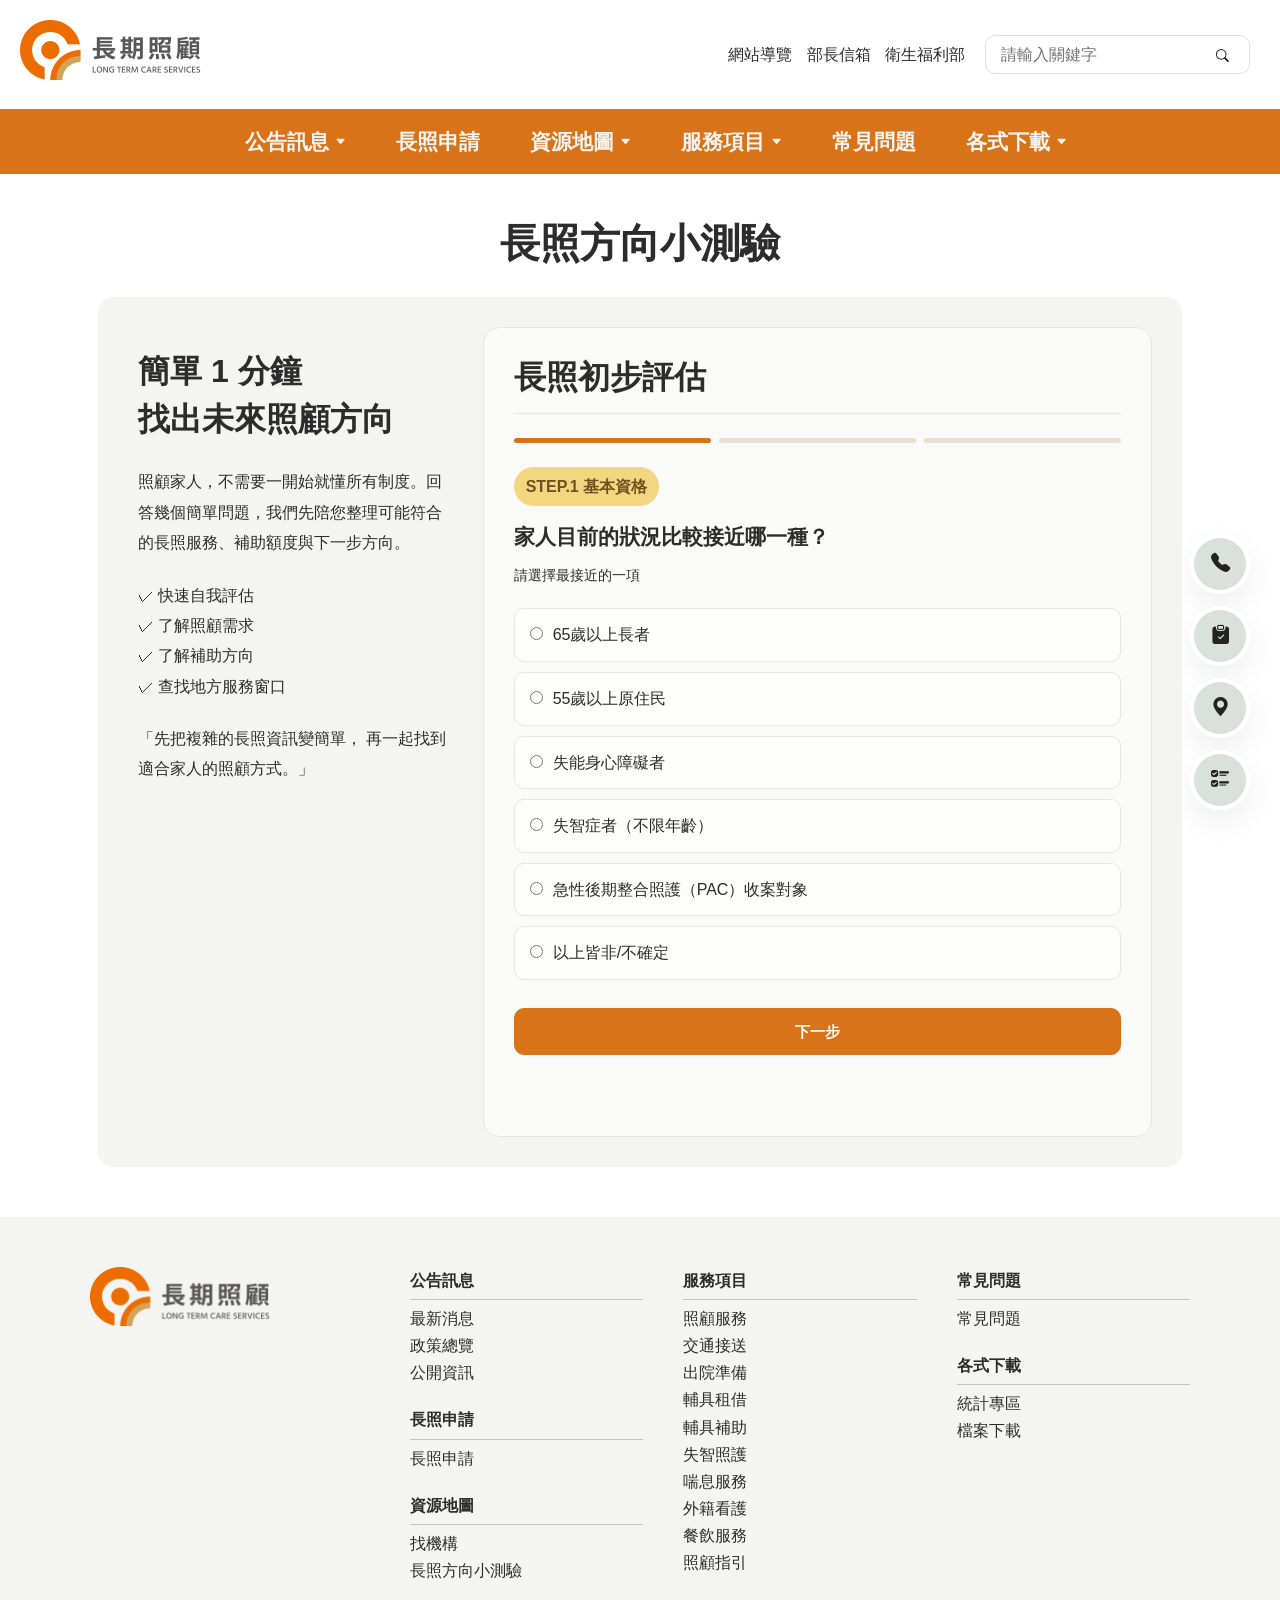
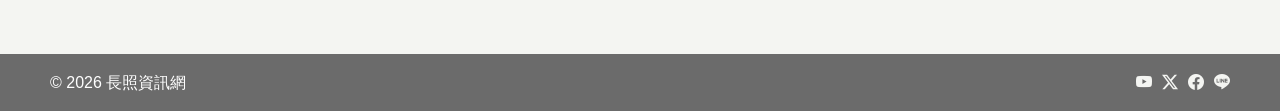
<file: self-check.html>
<!DOCTYPE html>
<html lang="zh-TW">

<head>
    <meta charset="UTF-8">
    <meta name="viewport" content="width=device-width, initial-scale=1.0">
    <title>長照方向小測驗｜長照資訊網</title>

    <!-- Bootstrap5 CSS+Bundle -->
    <link href="https://cdn.jsdelivr.net/npm/bootstrap@5.1.1/dist/css/bootstrap.min.css" rel="stylesheet"
        integrity="sha384-F3w7mX95PdgyTmZZMECAngseQB83DfGTowi0iMjiWaeVhAn4FJkqJByhZMI3AhiU" crossorigin="anonymous">
    <script src="https://cdn.jsdelivr.net/npm/bootstrap@5.0.0/dist/js/bootstrap.bundle.min.js"
        integrity="sha384-p34f1UUtsS3wqzfto5wAAmdvj+osOnFyQFpp4Ua3gs/ZVWx6oOypYoCJhGGScy+8"
        crossorigin="anonymous"></script>

    <!-- Bootstrap icons -->
    <link rel="stylesheet" href="https://cdn.jsdelivr.net/npm/bootstrap-icons@1.13.1/font/bootstrap-icons.min.css">

    <!-- header+footer css -->
    <link rel="stylesheet" href="./css/header+footer.css">

    <!-- index css -->
    <link rel="stylesheet" href="./css/self-check.css">

    <!-- 瀏覽器favicon -->
    <link rel="icon" href="./image/favicon.png">
</head>

<body>
    <div class="site-wrapper">
        <!-- 頁首2個導覽列 -->
        <!-- 頁首導覽列 -->
        <header>
            <!-- ====== -->
            <!-- 電腦版 -->
            <!-- ====== -->
            <div class="desktop-header">

                <!-- 第1個導覽列 -->
                <div class="header-top">

                    <!-- logo -->
                    <a class="logo" href="./index.html">
                        <h1><img src="./image/logo.png" alt="長照資訊網"></h1>
                    </a>

                    <!-- 上方選單最右側 -->
                    <div class="desktop-quick-links">

                        <!-- 工具連結 -->
                        <div class="header-links">
                            <a href="#">網站導覽</a>
                            <a href="https://www.email.mohw.gov.tw/">部長信箱</a>
                            <a href="https://www.mohw.gov.tw/">衛生福利部</a>
                        </div>

                        <!-- 搜尋 -->
                        <form class="search-form">
                            <input type="search" id="search" placeholder="請輸入關鍵字">
                            <button type="submit"><i class="bi bi-search"></i></button>
                        </form>

                    </div>

                </div>

            </div>

            <!-- ====== -->
            <!-- 手機版 -->
            <!-- ====== -->
            <div class="mobile-header">

                <!-- 手機上方 -->
                <div class="mobile-header-top">
                    <!-- 搜尋 -->
                    <button type="button" class="mobile-search">
                        <i class="bi bi-search"></i>
                    </button>
                    <!-- Logo -->
                    <a class="logo" href="./index.html">
                        <img src="./image/logo.png" alt="長照服務專區">
                    </a>
                    <!-- 漢堡按鈕 -->
                    <button type="button" class="menu-button">
                        <i class="bi bi-list"></i>
                    </button>
                </div>

                <!-- 搜尋框 -->
                <form class="mobile-search-form">
                    <div class="mobile-search-content">
                        <label for="mobile-search">網站搜尋</label>
                        <input type="search" id="mobile-search" placeholder="請輸入關鍵字">
                        <button type="submit">搜尋</button>
                    </div>
                </form>

                <!-- 手機選單 -->
                <nav class="mobile-nav">

                    <!-- 主要導覽列 -->
                    <ul class="mobile-main-menu">

                        <!-- 公告訊息 -->
                        <li class="mobile-menu-title">
                            <div class="mobile-main-menu-btn">
                                <button type="button" class="menu-title">
                                    公告訊息 <i class="bi bi-chevron-right"></i>
                                </button>
                            </div>
                            <ul>
                                <li><a href="./notice.html?category=news">最新消息</a></li>
                                <li><a href="./notice.html?category=policy">政策總覽</a></li>
                                <li><a href="./notice.html?category=info">公開資訊</a></li>
                            </ul>
                        </li>

                        <!-- 長照申請 -->
                        <li class="mobile-menu-title">
                            <a href="./apply.html">長照申請</a>
                        </li>

                        <!-- 資源地圖 -->
                        <li class="mobile-menu-title">
                            <div class="mobile-main-menu-btn">
                                <button type="button" class="menu-title">
                                    資源地圖
                                    <i class="bi bi-chevron-right"></i>
                                </button>
                            </div>
                            <ul>
                                <li><a href="./find.html">找機構</a></li>
                                <li><a href="./self-check.html">長照方向小測驗</a></li>
                            </ul>
                        </li>

                        <!-- 服務項目 -->
                        <li class="mobile-menu-title">
                            <div class="mobile-main-menu-btn">
                                <button type="button" class="menu-title">
                                    服務項目
                                    <i class="bi bi-chevron-right"></i>
                                </button>
                            </div>
                            <ul>
                                <li>
                                    <button type="button" class="menu-subtitle">
                                        照顧服務
                                    </button>
                                    <ul>
                                        <li><a href="#">居家服務</a></li>
                                        <li><a href="#">日間照顧</a></li>
                                        <li><a href="#">家庭托顧</a></li>
                                        <li><a href="#">住宿式長照</a></li>
                                        <li><a href="#">小規模多機能</a></li>
                                        <li><a href="#">社區整體照顧</a></li>
                                    </ul>
                                </li>
                                <li>
                                    <button type="button" class="menu-subtitle">
                                        輔具相關
                                    </button>
                                    <ul>
                                        <li><a href="#">輔具租借</a></li>
                                        <li><a href="#">輔具補助</a></li>
                                    </ul>
                                </li>
                                <li>
                                    <button type="button" class="menu-subtitle">
                                        其他服務
                                    </button>
                                    <ul>
                                        <li><a href="#">交通接送</a></li>
                                        <li><a href="#">出院準備</a></li>
                                        <li><a href="#">失智照護</a></li>
                                        <li><a href="#">喘息服務</a></li>
                                        <li><a href="#">外籍看護</a></li>
                                        <li><a href="#">餐飲服務</a></li>
                                        <li><a href="#">照顧指引</a></li>
                                    </ul>
                                </li>
                            </ul>
                        </li>

                        <!-- 常見問題 -->
                        <li class="mobile-menu-title">
                            <a href="#">常見問題</a>
                        </li>

                        <!-- 各式下載 -->
                        <li class="mobile-menu-title">
                            <div class="mobile-main-menu-btn">
                                <button type="button" class="menu-title">
                                    各式下載
                                    <i class="bi bi-chevron-right"></i>
                                </button>
                            </div>
                            <ul>
                                <li>
                                    <button type="button" class="menu-subtitle">
                                        統計專區
                                    </button>
                                    <ul>
                                        <li><a href="#">長照3.0相關統計表</a></li>
                                        <li><a href="#">長照2.0相關統計表</a></li>
                                    </ul>
                                </li>
                                <li>
                                    <button type="button" class="menu-subtitle">
                                        檔案下載
                                    </button>
                                    <ul>
                                        <li><a href="#">長照識別LOGO及相關標章</a></li>
                                        <li><a href="#">各式影音、平面文宣及活動</a></li>
                                        <li><a href="#">授權說明</a></li>
                                    </ul>
                                </li>
                            </ul>
                        </li>
                    </ul>

                    <!-- 次要導覽列 -->
                    <div class="mobile-quick-links">
                        <a href="#">網站導覽</a>
                        <a href="#">部長信箱</a>
                        <a href="#">衛生福利部</a>
                    </div>
                </nav>

            </div>

        </header>

        <!-- 電腦版第2個導覽列 -->
        <nav class="main-nav">
            <ul>
                <!-- 公告訊息 -->
                <li>
                    <button type="button">公告訊息 <i class="bi bi-caret-down-fill"></i></button>
                    <ul class="submenu">
                        <li><a href="./notice.html?category=news">最新消息</a></li>
                        <li><a href="./notice.html?category=policy">政策總覽</a></li>
                        <li><a href="./notice.html?category=info">公開資訊</a></li>
                    </ul>
                </li>

                <!-- 長照申請 -->
                <li>
                    <a href="./apply.html">長照申請</a>
                </li>

                <!-- 資源地圖 -->
                <li>
                    <button type="button">資源地圖 <i class="bi bi-caret-down-fill"></i></button>
                    <ul class="submenu">
                        <li><a href="./find.html">找機構</a></li>
                        <li><a href="./self-check.html">長照方向小測驗</a></li>
                    </ul>
                </li>


                <!-- 服務項目 -->
                <li class="mega-menu">
                    <button type="button">服務項目 <i class="bi bi-caret-down-fill"></i></button>
                    <ul class="mega-menu-list">

                        <!-- 照顧服務 -->
                        <li>
                            <button type="button">照顧服務</button>
                            <ul class="mega-submenu">
                                <li><a href="#">居家服務</a></li>
                                <li><a href="#">日間照顧</a></li>
                                <li><a href="#">家庭托顧</a></li>
                                <li><a href="#">住宿式長照</a></li>
                                <li><a href="#">小規模多機能</a></li>
                                <li><a href="#">社區整體照顧</a></li>
                            </ul>
                        </li>

                        <!-- 輔具相關 -->
                        <li>
                            <button type="button">輔具相關</button>
                            <ul class="mega-submenu">
                                <li><a href="#">輔具租借</a></li>
                                <li><a href="#">輔具補助</a></li>
                            </ul>
                        </li>

                        <!-- 其他服務 -->
                        <li>
                            <button type="button">其他服務</button>
                            <ul class="mega-submenu">
                                <li><a href="#">交通接送</a></li>
                                <li><a href="#">出院準備</a></li>
                                <li><a href="#">失智照護</a></li>
                                <li><a href="#">喘息服務</a></li>
                                <li><a href="#">外籍看護</a></li>
                                <li><a href="#">餐飲服務</a></li>
                                <li><a href="#">照顧指引</a></li>
                            </ul>
                        </li>

                    </ul>
                </li>

                <!-- 常見問題 -->
                <li>
                    <a href="#">常見問題</a>
                </li>

                <!-- 各式下載 -->
                <li class="mega-menu">
                    <button type="button">各式下載 <i class="bi bi-caret-down-fill"></i></button>
                    <ul class="mega-menu-list">
                        <!-- 統計專區 -->
                        <li>
                            <button type="button">統計專區</button>
                            <ul class="mega-submenu">
                                <li><a href="#">長照3.0相關統計表</a></li>
                                <li><a href="#">長照2.0相關統計表</a></li>
                            </ul>
                        </li>
                        <!-- 檔案下載 -->
                        <li>
                            <button type="button">檔案下載</button>
                            <ul class="mega-submenu">
                                <li><a href="#">長照識別LOGO及相關標章</a></li>
                                <li><a href="#">各式影音、平面文宣及活動</a></li>
                                <li><a href="#">授權說明</a></li>
                            </ul>
                        </li>
                    </ul>
                </li>
            </ul>
        </nav>

        <!-- 內容區 -->
        <main>
            <h1>長照方向小測驗</h1>
            <div class="main-container">

                <!-- 左側測驗說明 -->
                <div class="description">
                    <h2>簡單 1 分鐘<br>找出未來照顧方向</h2>
                    <p>照顧家人，不需要一開始就懂所有制度。回答幾個簡單問題，我們先陪您整理可能符合的長照服務、補助額度與下一步方向。
                    </p>
                    <p>
                        ✓ 快速自我評估<br>
                        ✓ 了解照顧需求<br>
                        ✓ 了解補助方向<br>
                        ✓ 查找地方服務窗口<br>
                    </p>
                    <p>「先把複雜的長照資訊變簡單，
                        再一起找到適合家人的照顧方式。」
                    </p>
                </div>

                <!-- 右側測驗 -->
                <div class="form">
                    <h2>長照初步評估</h2>

                    <div class="quiz-progress" aria-label="測驗進度">
                        <span class="quiz-progress-step active" data-progress-step="0"></span>
                        <span class="quiz-progress-step" data-progress-step="1"></span>
                        <span class="quiz-progress-step" data-progress-step="2"></span>
                    </div>

                    <!-- 第一題 -->
                    <section class="quiz-step active" data-step="0">

                        <p class="step-number">STEP.1 基本資格</p>
                        <h3>家人目前的狀況比較接近哪一種？</h3>
                        <small>請選擇最接近的一項</small>

                        <div class="quiz-options">
                            <label class="quiz-option">
                                <input type="radio" name="identity" value="65歲以上長者">
                                <span>65歲以上長者</span>
                            </label>

                            <label class="quiz-option">
                                <input type="radio" name="identity" value="55歲以上原住民">
                                <span>55歲以上原住民</span>
                            </label>

                            <label class="quiz-option">
                                <input type="radio" name="identity" value="失能身心障礙者">
                                <span>失能身心障礙者</span>
                            </label>

                            <label class="quiz-option">
                                <input type="radio" name="identity" value="失智症者（不限年齡）">
                                <span>失智症者（不限年齡）</span>
                            </label>

                            <label class="quiz-option">
                                <input type="radio" name="identity" value="急性後期整合照護（PAC）收案對象">
                                <span>急性後期整合照護（PAC）收案對象</span>
                            </label>

                            <label class="quiz-option">
                                <input type="radio" name="identity" value="以上皆非/不確定">
                                <span>以上皆非/不確定</span>
                            </label>

                        </div>

                        <div class="nextButtons">
                            <button type="button" class="quiz-btn" value="下一步" data-next>下一步</button>
                        </div>

                    </section>

                    <!-- 第二題 -->
                    <section class="quiz-step" data-step="1">

                        <p class="step-number">STEP.2 照顧需求</p>
                        <h3>目前最需要哪方面的協助？</h3>
                        <small>請選擇最接近目前需求的一項</small>

                        <div class="quiz-options">

                            <label class="quiz-option">
                                <input type="radio" name="need" value="希望在家接受照顧">
                                <span>
                                    <strong>希望在家接受照顧</strong>
                                    <small>如：居家服務、專業服務、輔具等</small>
                                </span>
                            </label>



                            <label class="quiz-option">
                                <input type="radio" name="need" value="白天需要日間照顧">
                                <span>
                                    <strong>白天需要日間照顧</strong>
                                    <small>僅白天需要照顧，晚上回家</small>
                                </span>
                            </label>

                            <label class="quiz-option">
                                <input type="radio" name="need" value="全天住宿照顧">
                                <span>
                                    <strong>全天住宿照顧</strong>
                                    <small>如：護理之家、住宿式機構</small>
                                </span>
                            </label>

                            <label class="quiz-option">
                                <input type="radio" name="need" value="家中已有外籍看護">
                                <span>
                                    <strong>家中已有外籍看護</strong>
                                    <small>仍可能使用部分長照服務</small>
                                </span>
                            </label>

                            <label class="quiz-option">
                                <input type="radio" name="need" value="還不確定">
                                <span>
                                    <strong>還不確定</strong>
                                </span>
                            </label>

                        </div>
                        </label>

                        <div class="nextButtons">
                            <button type="button" class="quiz-btn secondary" value="上一步" data-prev>上一步</button>
                            <button type="button" class="quiz-btn" value="下一步" data-next>下一步</button>
                        </div>

                    </section>

                    <!-- 第三題 -->
                    <section class="quiz-step" data-step="2">

                        <p class="step-number">STEP.3 生活協助</p>
                        <h3>日常生活中，有哪些事情需要他人幫忙？</h3>
                        <small>可複選；僅用於初步了解照顧需求，不等同政府正式CMS評估</small>

                        <div class="quiz-options">
                            <label class="quiz-option">
                                <input type="checkbox" name="care" value="用餐">
                                <span>用餐</span>
                            </label>

                            <label class="quiz-option">
                                <input type="checkbox" name="care" value="洗澡">
                                <span>洗澡</span>
                            </label>

                            <label class="quiz-option">
                                <input type="checkbox" name="care" value="更衣">
                                <span>更衣</span>
                            </label>

                            <label class="quiz-option">
                                <input type="checkbox" name="care" value="如廁">
                                <span>如廁</span>
                            </label>

                            <label class="quiz-option">
                                <input type="checkbox" name="care" value="起身、移位">
                                <span>起身、移位</span>
                            </label>

                            <label class="quiz-option">
                                <input type="checkbox" name="care" value="行走">
                                <span>行走</span>
                            </label>

                        </div>

                        <div class="care-count">
                            <progress id="progressBar" value="0" max="6"></progress>
                            <p>已選擇<span id="count">0</span>/6項</p>
                        </div>

                        <div class="nextButtons">
                            <button type="button" class="quiz-btn secondary" value="下一步" data-prev>上一步</button>
                            <button type="button" class="quiz-btn" value="看結果" id="show-result">看結果</button>
                        </div>

                    </section>

                    <!-- 測驗結果 -->
                    <section class="quiz-step" data-step="3">

                        <p class="step-number">✓ 初步評估完成</p>
                        <h3 id="result-title"></h3>
                        <small id="result-description"></small>

                        <div class="result-summary">

                            <h3 class="result-section-intro">
                                依照您的回答，建議先從這裡開始
                            </h3>

                            <!-- 主要建議卡片 -->
                            <div class="result-card" id="main-result-card"></div>

                            <!-- 兩張延伸服務卡片 -->
                            <h3 class="result-section-intro">您也可以一起了解</h3>
                            <div class="secondary-services" id="secondary-services"></div>

                            <!-- 長照補助懶人包 -->
                            <h3>長照補助資訊</h3>
                            <div class="result-point" id="main-subsidy"></div>

                            <!-- 依照選擇的選項 顯示可能適用的補助 -->
                            <h3>可能適用的長照補助資訊</h3>
                            <p class="subsidy-description">
                                以下是依照您的選擇整理出的參考項目，
                                實際適用資格、額度及部分負擔仍需由照管專員評估。
                            </p>

                            <div class="result-grid" id="possible-subsidies"></div>

                            <small class="result-notice">
                                本測驗僅供初步資訊整理，不代表正式長照資格認定或補助核定。
                                實際給付依長照需要等級、身分別、服務內容及照管專員評估而定。
                            </small>

                        </div>

                        <div class="nextButtons">
                            <button type="button" class="quiz-btn secondary" data-prev>
                                返回修改答案
                            </button>

                            <button type="button" class="quiz-btn" value="重新評估" data-reset>
                                重新評估
                            </button>
                        </div>
                    </section>

                    <p id="quiz-error" class="quiz-error" role="alert" aria-live="polite"></p>

                </div>
            </div>
        </main>

        <!-- 頁尾 -->
        <footer>
            <div class="footer-info">
                <div class="footer-logo">
                    <a href="./index.html"><img src="./image/logo.png" alt="長照資訊網"></a>
                </div>

                <div class="footer-menu">
                    <ul>
                        <div class="footer-menu-column">
                            <!-- 公告訊息 -->
                            <li>
                                <p>公告訊息</p>
                                <hr>
                                <ul>
                                    <li><a href="./notice.html?category=news">最新消息</a></li>
                                    <li><a href="./notice.html?category=policy">政策總覽</a></li>
                                    <li><a href="./notice.html?category=info">公開資訊</a></li>
                                </ul>
                            </li>

                            <!-- 長照申請 -->
                            <li>
                                <p>長照申請</p>
                                <hr>
                                <ul>
                                    <li><a href="./apply.html">長照申請</a></li>
                                </ul>
                            </li>

                            <!-- 資源地圖 -->
                            <li>
                                <p>資源地圖</p>
                                <hr>
                                <ul>
                                    <li><a href="./find.html">找機構</a></li>
                                    <li><a href="./self-check.html">長照方向小測驗</a></li>
                                </ul>
                            </li>
                        </div>

                        <div class="footer-menu-column">
                            <!-- 服務項目 -->
                            <li>
                                <p>服務項目</p>
                                <hr>
                                <ul>
                                    <li><a href="#">照顧服務</a></li>
                                    <li><a href="#">交通接送</a></li>
                                    <li><a href="#">出院準備</a></li>
                                    <li><a href="#">輔具租借</a></li>
                                    <li><a href="#">輔具補助</a></li>
                                    <li><a href="#">失智照護</a></li>
                                    <li><a href="#">喘息服務</a></li>
                                    <li><a href="#">外籍看護</a></li>
                                    <li><a href="#">餐飲服務</a></li>
                                    <li><a href="#">照顧指引</a></li>
                                </ul>
                            </li>
                        </div>

                        <div class="footer-menu-column">
                            <!-- 常見問題 -->
                            <li>
                                <p>常見問題</p>
                                <hr>
                                <ul>
                                    <li><a href="#">常見問題</a></li>
                                </ul>
                            </li>

                            <!-- 各式下載 -->
                            <li>
                                <p>各式下載</p>
                                <hr>
                                <ul>
                                    <li><a href="#">統計專區</a></li>
                                    <li><a href="#">檔案下載</a></li>
                                </ul>
                            </li>
                        </div>

                    </ul>
                </div>
            </div>
            <div class="copyright">
                <p>&copy; 2026 長照資訊網</p>
                <div class="social-media">
                    <a href="#"><i class="bi bi-youtube"></i></a>
                    <a href="#"><i class="bi bi-twitter-x"></i></a>
                    <a href="#"><i class="bi bi-facebook"></i></a>
                    <a href="#"><i class="bi bi-line"></i></a>
                </div>
            </div>
        </footer>

        <!-- =============== -->
        <!-- 右側浮動快速選單 -->
        <!-- =============== -->
        <nav class="quick-menu" aria-label="快速選單">

            <!-- 1966 長照專線 -->
            <a href="tel:1966" class="quick-menu-item">
                <span class="quick-menu-text">1966 長照專線</span>
                <span class="quick-menu-icon">
                    <i class="bi bi-telephone-fill"></i>
                </span>
            </a>

            <!-- 長照申請 -->
            <a href="./apply.html" class="quick-menu-item">
                <span class="quick-menu-text">怎麼申請長照？</span>
                <span class="quick-menu-icon">
                    <i class="bi bi-clipboard-check-fill"></i>
                </span>
            </a>

            <!-- 資源地圖 -->
            <a href="./find.html" class="quick-menu-item">
                <span class="quick-menu-text">資源地圖</span>
                <span class="quick-menu-icon">
                    <i class="bi bi-geo-alt-fill"></i>
                </span>
            </a>

            <!-- 長照方向小測驗 -->
            <a href="./self-check.html" class="quick-menu-item">
                <span class="quick-menu-text">長照方向小測驗</span>
                <span class="quick-menu-icon">
                    <i class="bi bi-ui-checks"></i>
                </span>
            </a>

        </nav>
    </div>

    <!-- header+footer+浮動選單的JS -->
    <script src="./js/header+footer.js"></script>

    <!-- self-check的JS -->
    <script>
        /* =========================
           長照方向小測驗
        ========================= */

        // 取得所有題目區塊，包含最後的結果頁
        const quizSteps = document.querySelectorAll(".quiz-step");

        // 記錄目前顯示哪一個區塊
        let currentStep = 0;

        const quizError = document.getElementById("quiz-error");


        // =========================
        // 顯示指定題目
        // =========================

        function showStep(step) {

            currentStep = step;

            quizSteps.forEach(function (item, index) {
                item.classList.toggle("active", index === step);
            });

            // 更新上方的測驗進度
            document.querySelectorAll("[data-progress-step]").forEach(
                function (item, index) {
                    item.classList.toggle(
                        "active",
                        step === 3 || index <= step
                    );
                }
            );

            if (quizError) {
                quizError.textContent = "";
            }

            // 回到第三題時，同步更新已勾選項目數量
            updateCareCount();

            // 切換到結果頁時，捲動到表單上方
            if (step === 3) {
                document.querySelector(".form").scrollIntoView({
                    behavior: "smooth",
                    block: "start"
                });
            }
        }


        // =========================
        // 取得單選答案
        // =========================

        function getAnswer(name) {

            const selected = document.querySelector(
                `input[name="${name}"]:checked`
            );

            return selected ? selected.value : "";
        }


        // =========================
        // 取得第三題的複選答案
        // =========================

        function getCareAnswers() {

            const selected = document.querySelectorAll(
                'input[name="care"]:checked'
            );

            return Array.from(selected).map(function (item) {
                return item.value;
            });
        }


        // =========================
        // 第三題即時計數
        // =========================

        function updateCareCount() {

            const selectedCount = getCareAnswers().length;

            document.getElementById("count").textContent = selectedCount;
            document.getElementById("progressBar").value = selectedCount;
        }

        // 勾選或取消勾選時，更新計數
        document.querySelectorAll('input[name="care"]').forEach(
            function (checkbox) {

                checkbox.addEventListener("change", updateCareCount);

            }
        );


        // =========================
        // 下一步
        // =========================

        document.querySelectorAll("[data-next]").forEach(
            function (button) {

                button.addEventListener("click", function () {

                    // 第 1 題檢查 identity，第 2 題檢查 need
                    const questionNames = ["identity", "need"];
                    const questionName = questionNames[currentStep];

                    if (!getAnswer(questionName)) {

                        quizError.textContent = "請先選擇一個答案，再繼續。";
                        return;

                    }

                    showStep(currentStep + 1);

                });

            }
        );


        // =========================
        // 上一步
        // =========================

        document.querySelectorAll("[data-prev]").forEach(
            function (button) {

                button.addEventListener("click", function () {

                    showStep(currentStep - 1);

                });

            }
        );


        // =========================
        // 主要結果卡片資料
        // =========================

        function createMainCard(title, emoji, description) {

            return `
        <div class="result-emoji">${emoji}</div>

        <h4>${title}</h4>

        <p>${description}</p>

        <a href="./find.html" class="result-link">
            查看長照資源
        </a>
    `;
        }


        // =========================
        // 延伸服務卡片
        // =========================


        function createServiceCard(emoji, title, description, linkText) {
            return `
        <div class="service-card">

            <div class="result-emoji">${emoji}</div>

            <h4>${title}</h4>

            <p>${description}</p>

            <a href="./find.html" class="result-link">
                ${linkText}
            </a>

        </div>
    `;
        }



        // =========================
        // 補助項目卡片
        // =========================

        function createSubsidyCard(title, amount, description) {

            return `
        <div class="subsidy-item">
            <h4>${title}</h4>

            <span class="subsidy-amount">${amount}</span>

            <p>${description}</p>
        </div>
    `;
        }


        // =========================
        // 看結果
        // =========================

        document.getElementById("show-result").addEventListener(
            "click",
            function () {

                const identity = getAnswer("identity");
                const need = getAnswer("need");
                const care = getCareAnswers();

                // 前兩題必須回答
                if (!identity || !need) {
                    quizError.textContent =
                        "請確認前兩題都已作答，再查看結果。";
                    return;
                }

                // 取得結果頁容器
                const resultTitle = document.getElementById("result-title");
                const resultDescription =
                    document.getElementById("result-description");

                const mainCard = document.getElementById("main-result-card");
                const secondaryServices =
                    document.getElementById("secondary-services");

                const mainSubsidy = document.getElementById("main-subsidy");
                const possibleSubsidies =
                    document.getElementById("possible-subsidies");


                // =========================
                // 判斷主要照顧方向
                // =========================

                let mainTitle;
                let mainEmoji;
                let mainDescription;

                if (need === "全天住宿照顧") {

                    mainTitle = "優先了解住宿式照顧";
                    mainEmoji = "🏠";
                    mainDescription =
                        "可先比較住宿式照顧機構的服務內容、收費與照顧安排。" +
                        "住宿式機構的補助制度與居家、社區式長照給付不同，" +
                        "建議另外確認適用方案。";

                } else if (need === "還不確定") {

                    mainTitle = "先整理照顧需求與申請方向";
                    mainEmoji = "🧭";
                    mainDescription =
                        "建議先整理家人的生活狀況、需要協助的項目與所在地，" +
                        "再向長照服務窗口詢問可用的服務與正式評估方式。";

                } else if (need === "家中已有外籍看護") {

                    mainTitle = "確認外籍看護家庭可搭配的長照服務";
                    mainEmoji = "🤝";
                    mainDescription =
                        "家中聘有外籍看護，仍可進一步確認部分社區式照顧、" +
                        "專業服務、交通接送、輔具與喘息服務的適用條件。";

                } else {

                    mainTitle = "優先了解居家或社區照顧";
                    mainEmoji = "💚";
                    mainDescription =
                        "可依照目前的生活協助需求，了解居家服務、日間照顧、" +
                        "專業服務及輔具等資源，再由長照窗口協助確認資格。";

                }

                resultTitle.textContent = "你的初步照顧方向";
                resultDescription.textContent =
                    "以下依照你的選擇整理建議，並非正式資格判定。";

                mainCard.innerHTML = createMainCard(
                    mainTitle,
                    mainEmoji,
                    mainDescription
                );


                // =========================
                // 產生兩張延伸服務卡
                // =========================

                let serviceOne;
                let serviceTwo;

                if (identity === "失智症者（不限年齡）") {

                    serviceOne = createServiceCard(
                        "🧠",
                        "失智社區服務據點",
                        "可詢問認知促進、社會參與及家屬支持等服務。",
                        "查找相關資源"
                    );

                } else if (need === "白天需要日間照顧") {

                    serviceOne = createServiceCard(
                        "☀️",
                        "日間照顧中心",
                        "了解白天照顧、活動安排及接送等服務。",
                        "查找日照資源"
                    );

                } else {

                    serviceOne = createServiceCard(
                        "🏡",
                        "居家服務",
                        "可了解到宅協助日常生活、身體照顧等服務。",
                        "查找居家資源"
                    );

                }

                serviceTwo = createServiceCard(
                    "🩺",
                    "居家護理",
                    "若有傷口、管路或其他醫療照護需求，可詢問醫療院所的居家護理服務；其適用規定與長照給付不同。",
                    "了解相關資源"
                );

                secondaryServices.innerHTML = serviceOne + serviceTwo;


                // =========================
                // 長照補助概覽
                // =========================

                let mainDirection;

                if (need === "家中已有外籍看護") {

                    mainDirection =
                        "外籍看護家庭：可再確認符合條件的社區式照顧、" +
                        "專業服務、交通接送、輔具及喘息服務。各項服務有不同限制。";

                } else if (need === "全天住宿照顧") {

                    mainDirection =
                        "住宿式照顧：應優先確認機構費用及住宿式服務補助方案，" +
                        "不要直接套用居家與社區式長照的月給付額度。";

                } else {

                    mainDirection =
                        "居家／社區照顧：可依正式評估結果確認照顧及專業服務、" +
                        "交通接送、輔具與居家無障礙改善、喘息服務等項目。";

                }

                mainSubsidy.innerHTML = `
            <h4>主要照顧方向</h4>
            <p>${mainDirection}</p>

            <h4>照顧及專業服務月給付額度參考</h4>
            <p>每月 NT$10,020–36,180，依長照需要等級而異。</p>

            <h4>部分負擔參考</h4>
            <p>照顧及專業服務：低收入戶通常為 0%、中低收入戶 5%、一般戶 16%。</p>

            <p class="subsidy-description"><small>
                此處為官方給付額度範圍，不代表個人每月可領現金。
                實際額度與自付金額依正式評估、服務使用量及適用規定計算；
                交通、輔具及喘息服務的額度與部分負擔另有規則。
            </small></p>
        `;


                // =========================
                // 依答案整理可能相關的補助
                // =========================

                let subsidyCards = [];

                // 住宿式照顧不直接套用居家／社區式給付
                if (need === "全天住宿照顧") {

                    subsidyCards.push(
                        createSubsidyCard(
                            "住宿式服務補助",
                            "依適用方案確認",
                            "應確認機構類型、入住條件及當年度補助規定；" +
                            "此測驗不直接推算住宿補助金額。"
                        )
                    );

                } else {

                    // 照顧及專業服務
                    subsidyCards.push(
                        createSubsidyCard(
                            "照顧及專業服務",
                            "每月 NT$10,020–36,180",
                            "依長照需要等級分級給付。此為給付額度上限範圍，" +
                            "不是直接發給個人的現金，也不代表每個人都能使用最高額度。"
                        )
                    );

                    // 交通接送：有行走／移位需求，或日照需求時提示
                    if (
                        care.includes("行走") ||
                        care.includes("起身、移位") ||
                        need === "白天需要日間照顧"
                    ) {

                        subsidyCards.push(
                            createSubsidyCard(
                                "交通接送",
                                "就醫接送約每月 NT$1,680–2,400",
                                "額度依所在地區分類，並須符合服務規定；" +
                                "社區式服務接送與就醫交通接送是不同項目，不能混為一談。"
                            )
                        );

                    }

                    // 輔具與居家無障礙改善
                    if (
                        care.includes("洗澡") ||
                        care.includes("如廁") ||
                        care.includes("起身、移位") ||
                        care.includes("行走")
                    ) {

                        subsidyCards.push(
                            createSubsidyCard(
                                "輔具／居家無障礙改善",
                                "依輔具組別與資格確認",
                                "可詢問扶手、移位輔具、沐浴及居家環境改善等項目。" +
                                "自 2026 年 7 月起，相關給付分組額度有調整，" +
                                "應以實際評估及最新公告為準。"
                            )
                        );

                    }

                    // 喘息服務：照顧需求較多或外籍看護家庭
                    if (
                        care.length >= 2 ||
                        need === "家中已有外籍看護"
                    ) {

                        subsidyCards.push(
                            createSubsidyCard(
                                "喘息服務",
                                "每年約 NT$32,340–48,510",
                                "依長照需要等級及適用條件而異；" +
                                "可詢問到宅、日間或住宿式喘息服務的安排。"
                            )
                        );

                    }

                    // 居家護理為醫療服務，不直接算入長照額度
                    if (need === "希望在家接受照顧") {

                        subsidyCards.push(
                            createSubsidyCard(
                                "居家護理／醫療照護",
                                "依醫療需求及健保規定確認",
                                "如有傷口、管路或其他醫療照護需求，" +
                                "可詢問醫療院所的居家護理服務；此項不直接等同長照補助。"
                            )
                        );

                    }

                }

                possibleSubsidies.innerHTML = subsidyCards.join("");


                // 顯示結果頁
                showStep(3);

            }
        );


        // =========================
        // 重新評估
        // =========================

        document.querySelectorAll("[data-reset]").forEach(
            function (button) {

                button.addEventListener("click", function () {

                    // 清除第一、二題單選與第三題複選
                    document.querySelectorAll(
                        'input[name="identity"], input[name="need"], input[name="care"]'
                    ).forEach(function (input) {

                        input.checked = false;

                    });

                    updateCareCount();
                    showStep(0);

                });

            }
        );


        // 初始顯示第一題
        showStep(0);

    </script>
    </div>
</body>

</html>
</file>
<file: css/header+footer.css>
:root {
    --white: #ffffff;
    --ink: #2c2c2c;
    --muted: #6b6b6b;
    --line: #e6e6e6;
    --surface: #fafaf8;
    --soft: #f4f5f2;
    --sage: #dae1dd;
    --yellow: #f2d680;
    --mustard: #d99a25;
    --orange: #d98723;
    --deep-orange: #d9731a;
    --dark: #25231f;
    --shadow: 0 12px 30px rgba(33, 31, 27, .07);
    --radius: 18px;
    --max: 1180px;
}

* {
    margin: 0;
    padding: 0;
    box-sizing: border-box;
    /* outline: 1px solid red; */
}


html,
body {
    width: 100%;
    height: 100%;
    /* overflow-x: hidden; */
}

html {
    scroll-behavior: smooth;
}

body {
    display: block;
    font-family: sans-serif;
    font-size: 1em;
    line-height: 1.7;
    background-color: #fff;
    color: var(--ink);
}

body.menu-open {
    overflow: hidden;
}

/* ======= */
/* 上方選單 */
/* ======= */

.header-top {
    display: flex;
    justify-content: space-between;
    align-items: center;
    padding: 20px;
}

.logo img {
    width: 181px;
}

.desktop-quick-links {
    /* border: 1px solid red; */
    display: flex;
    align-items: center;
    padding: 10px;
}

.header-links {
    /* border: 1px solid red; */
    margin-right: 10px;
}

.header-links>a {
    margin-left: 10px;
    transition: color 0.3s ease;
}

a {
    text-decoration: none;
    color: var(--ink);
}

.header-links>a:hover {
    color: var(--orange);
}

.search-form {
    border: 1px solid var(--sage);
    display: flex;
    align-items: center;
    justify-content: center;
    padding: 5px 10px;
    border-radius: 10px;
    margin-left: 10px;
}

.search-form>input {
    border: none;
    outline: none;
}

.search-form>button {
    border: none;
    background-color: transparent;
}

.search-form>button>i {
    font-size: 0.8em;
    padding: 10px;
}

.search-form input,
.search-form button {
    margin-left: 5px;
}

/* ========= */
/* 主要導覽列 */
/* ========= */
.main-nav {
    background-color: var(--deep-orange);
    /* 永遠固定在頁面上方 */
    position: sticky;
    top: 0;
    z-index: 1000;
}

.main-nav>ul {
    display: flex;
    justify-content: center;
    align-items: center;
    list-style: none;
    margin-bottom: 0px;
}

.main-nav>ul>li {
    position: relative;
}

/* 第一層選單 */
.main-nav>ul>li>a,
.main-nav>ul>li>button {
    display: flex;
    padding: 15px 25px;
    border: none;
    background: none;
    cursor: pointer;
    font-size: 1.3rem;
    font-weight: 600;
    color: var(--soft);
    align-items: center;
    gap: 6px;

    transition: background-color 0.3s ease;
}

/* 滑鼠移到第一層選單按鈕 顯示出淺色按鈕樣式 */
.main-nav>ul>li>a:hover,
.main-nav>ul>li>button:hover {
    background-color: var(--mustard);
    border-radius: 10px;
}

/* 第一層選單三角形稍微縮小 */
.main-nav .bi {
    font-size: .7rem;
}

/* 第二層選單 */
.main-nav>ul>li>.submenu,
.mega-menu>.mega-menu-list {
    /* 預設隱藏 */
    opacity: 0;
    visibility: hidden;

    list-style: none;
    position: absolute;
    top: 100%;
    left: 0;
    margin-top: 5px;
    padding: 10px;
    min-width: 180px;
    background-color: #fff;
    box-shadow: var(--shadow);
    border-radius: 20px;

    transform: translateY(-5px);

    transition:
        opacity 0.3s ease,
        transform 0.3s ease,
        visibility 0.3s ease;

}

/* 製作一個透明物件 避免滑鼠還沒移到第二層選單就跳掉 */
.main-nav>ul>li>.submenu::before,
.mega-menu>.mega-menu-list::before {
    content: '';
    position: absolute;
    top: -5px;
    left: 0;
    width: 100%;
    height: 20px;
}

/* 滑鼠移到第一層 顯示第二層 */
.main-nav>ul>li:hover>.submenu,
.mega-menu:hover>.mega-menu-list {
    opacity: 1;
    visibility: visible;
}

.main-nav>ul>li:hover>.submenu {
    transform: translateY(0);
}

/* 第二層項目 */
.main-nav .submenu>li {
    position: relative;
}

/* 第二層按鈕樣式 */
.main-nav .submenu a,
.main-nav .submenu button,
.mega-menu .mega-menu-list a,
.mega-menu .mega-menu-list button {
    display: block;
    width: 100%;
    padding: 10px 15px;
    border: none;
    border-radius: 10px;
    background: none;
    text-align: left;
    white-space: nowrap;
    cursor: pointer;

    transition: background-color 0.3s ease;
}

.main-nav .submenu a:hover,
.mega-menu .mega-menu-list a:hover {
    color: inherit;
    text-decoration: none;
    background-color: var(--soft);
}

/* ================== */
/* ==== megamenu ==== */
/* ================== */

/* megamenu的第二層 */
.mega-menu>.mega-menu-list {
    width: 600px;
    /*各式下載會超出視窗範圍*/
    padding: 25px;
    display: flex;
    gap: 40px;

    left: 50%;
    transform: translateX(-50%) translateY(-5px);
}

/* megamenu的第二層標題加粗 */
.mega-menu-list>li>button {
    font-weight: 600;
    color: var(--deep-orange);
}

/* megamenu的第二層選單等寬 */
.mega-menu-list>li {
    flex: 1;
}

/* megamenu獨立控制的動態（置中向下展開） */
.mega-menu:hover>.mega-menu-list {
    transform: translateX(-50%) translateY(0);
}

/* 同屬megamenu但各式下載的選單會超出螢幕範圍 所以往左挪 */
.mega-menu:last-child>.mega-menu-list {
    transform: translateX(-85%) translateY(-5px);
}

/* 各式下載選單動態（向下展開） */
.mega-menu:last-child:hover>.mega-menu-list {
    transform: translateX(-85%) translateY(0);
}

/* megamenu的第三層 */
.mega-menu-list .mega-submenu {
    display: block;
    position: static;
    padding: 0;
    margin-top: 5px;
    min-width: auto;
    box-shadow: none;
}

/* megamenu的第三層項目 */
.mega-submenu>li {
    list-style: none;
}

/* ====== */
/* 手機版 */
/* ====== */
.mobile-header {
    display: none;
}

@media (max-width: 991px) {

    /* <991時隱藏電腦版header和放在外面的main-nav */
    .desktop-header {
        display: none;
    }

    .main-nav {
        display: none;
    }

    /* <991時顯示手機版header */
    .mobile-header {
        display: block;
        padding-top: 70px;
    }

    /* ===== 手機上方 ===== */
    /* 上方選單grid排列 */
    .mobile-header-top {
        display: grid;
        grid-template-columns: 1fr auto 1fr;
        align-items: center;

        height: 70px;
        padding: 0 20px;

        align-items: center;

        background-color: #fff;
        position: fixed;
        top: 0;
        left: 0;
        width: 100%;
        z-index: 1000;
        border-bottom: 1px solid var(--soft);
    }

    /* 搜尋靠左 */
    .mobile-search {
        justify-self: start;
    }

    /* 漢堡選單按鈕靠右 */
    .menu-button {
        justify-self: end;
    }

    /* LOGO大小調整 */
    .mobile-header .logo img {
        display: block;
        width: 140px;
    }

    /* ===== 漢堡選單+搜尋框 ===== */
    /* 搜尋按鈕+漢堡選單 清除預設按鈕樣式 */
    .mobile-search,
    .menu-button {
        border: none;
        background: none;
        color: var(--ink);
        font-size: 1.5rem;
        cursor: pointer;
    }

    /* 搜尋按鈕+漢堡選單 預設隱藏 */
    .mobile-search-form,
    .mobile-nav {
        position: fixed;
        top: 70px;
        left: 0;
        width: 100%;
        height: calc(100vh - 70px);
        overflow-y: auto;

        background-color: var(--deep-orange);
        opacity: 0;
        visibility: hidden;
        transform: translateY(-10px);

        transition:
            opacity 0.3s ease,
            transform 0.3s ease,
            visibility 0.3s ease;

        z-index: 1200;
    }

    /* 搜尋按鈕+漢堡選單 漸漸向下展開 */
    .mobile-search-form.active,
    .mobile-nav.active {
        opacity: 1;
        visibility: visible;
        transform: translateY(0);
    }

    /* ===== 搜尋框樣式 ===== */
    .mobile-search-content {
        width: 100%;
        max-width: 100%;
        margin: 0 auto;

        display: flex;
        align-items: center;
        gap: 10px;

        padding: 20px;
        color: #fff;
    }

    /* 搜尋框 */
    #mobile-search {
        flex: 1;
        min-width: 0;

        padding: 10px 15px;

        border: 1px solid var(--sage);
        border-radius: 10px;
        outline: none;
    }

    /* 搜尋按鈕 */
    .mobile-search-content button {
        flex-shrink: 0;

        padding: 10px 18px;

        border: none;
        border-radius: 10px;

        background-color: var(--ink);
        color: #fff;

        cursor: pointer;

        transition: background-color 0.3s ease;
    }

    .mobile-search-content button:hover {
        background-color: var(--mustard);
    }

    /* 漢堡選單內容樣式 */
    .mobile-main-menu,
    .mobile-main-menu li {
        list-style: none;
    }

    /* 消除漢堡選單ul左方預設空白 */
    .mobile-main-menu {
        padding: 10px 20px;
        margin: 0;
    }

    /* 漢堡選單內按鈕樣式 */
    .mobile-main-menu>li>a,
    .menu-title {
        border: none;
        background: none;
        color: #fff;
        font-weight: 600;
    }

    /* 選單按鈕+箭頭占滿整個頁面寬度 */
    .menu-title,
    .mobile-main-menu>li>a {
        width: 100%;
        display: flex;
        justify-content: space-between;
        align-items: center;
        padding: 10px;
        border-radius: 20px;
        /* 背景顏色漸變 */
        transition: background-color 0.3s ease;
    }

    /* 滑鼠移入→選單按鈕+箭頭背景顏色漸變 */
    .menu-title:hover,
    .mobile-main-menu>li>a:hover {
        background-color: var(--mustard);
    }

    /* 漢堡選單內選單文字放大 */
    .mobile-main-menu>li>a,
    .menu-title {
        font-size: 2rem;
    }

    /* 漢堡選單內箭頭 */
    .mobile-main-menu-btn .bi {
        padding-left: 10px;
        transition: transform 0.2s ease;
    }

    /* 滑鼠移入→箭頭微微往右移動 */
    .menu-title:hover .bi {
        transform: translateX(5px);
    }

    /* 滑鼠點擊→箭頭漸轉90度 */
    .menu-title.open .bi {
        transform: rotate(90deg);
    }

    /* 漢堡選單第二層預設隱藏 */
    .mobile-main-menu>li>ul {
        max-height: 0;
        overflow: hidden;
        opacity: 0;

        transition:
            max-height 0.3s ease,
            opacity 0.3s ease;

        padding: 0;
    }

    /* 漢堡選單第二層展開時 */
    .mobile-main-menu>li>ul.open {
        max-height: 1000px;
        opacity: 1;
    }

    /* 漢堡選單第二層標題樣式（黃色加粗） */
    .menu-subtitle {
        width: 100%;
        margin-top: 10px;
        padding-left: 12px;
        display: block;
        text-align: left;
        border: none;
        background: none;
        font-weight: 600;
        font-size: 1.5rem;
        color: var(--yellow)
    }

    /* 第三層子選單 */
    .menu-subtitle+ul {
        padding-left: 0;
    }

    /* 第三層子選單的每個連結 */
    .mobile-menu-title>ul>li>a,
    .menu-subtitle+ul a {
        display: block;
        padding: 5px 15px;
        color: #fff;
        text-align: left;
        font-size: 1.2rem;
        border-radius: 10px;
        /* 背景顏色漸變 */
        transition: background-color 0.3s ease;
    }

    /* 滑鼠移入→子選單按鈕顏色漸變 */
    .mobile-menu-title>ul>li>a:hover,
    .menu-subtitle+ul a:hover {
        background-color: var(--mustard);
    }

    .mobile-quick-links {
        padding: 30px;

    }

    .mobile-quick-links a {
        color: #fff;
        background-color: var(--ink);
        border-radius: 20px;
        padding: 10px 15px;
        margin-right: 5px;

        transition: background-color 0.3s ease;
    }

    .mobile-quick-links a:hover {
        background-color: var(--mustard);
    }


}


/* ===== */
/* 頁尾區 */
/* ===== */
footer {
    background-color: var(--soft);
    color: var(--ink);
    margin-top: 50px;
}

/* 頁尾目錄 */
.footer-info {
    display: flex;
    align-items: flex-start;
    gap: 60px;
    padding: 50px;
    max-width: 1200px;
    margin: 0 auto;
}

/* 頁尾logo */
.footer-info img {
    width: 180px;
    max-width: 100%;
}

/* 右側三欄目錄 */
.footer-menu {
    flex: 1;
    min-width: 0;
    margin-left: 80px;
    /* border: 1px solid blue; */
}

/* 右側三欄橫向排列 */
.footer-menu>ul {
    display: flex;
    justify-content: space-between;
    gap: 40px;
    margin: 0;
    padding: 0;
    /* border: 1px solid red; */
}

/* 每一欄 */
.footer-menu-column {
    flex: 1;
    text-align: left;
    /* border: 1px solid yellow; */
}

/* 標題+項目都置左 */
.footer-menu-column ul {
    padding-left: 0;
    /* border: 1px solid red; */
}

.footer-menu-column>li {
    margin-bottom: 20px;
    /* border: 1px solid red; */
}


.footer-menu-column>li>hr {
    margin: 5px 0;
}

/* 欄位標題加粗 */
.footer-menu-column>li>p {
    font-weight: 600;
    margin-bottom: 5px;
    /* border: 1px solid red; */
}

.footer-menu-column>li>ul {
    /* border: 1px solid red; */
}

.footer-info ul,
.footer-info li {
    list-style: none;
}

.footer-info a {
    color: var(--ink);
    transition: color 0.3s ease;
}

.footer-info a:hover {
    color: var(--deep-orange);
}


/* 最下面版權 */
.copyright {
    background-color: var(--muted);
    color: #fff;
    padding: 15px 50px;
    display: flex;
    justify-content: space-between;
    align-items: center;
}

.social-media {
    display: flex;
    align-items: center;
    gap: 10px;
}

.copyright p {
    margin: 0;
}

.copyright a {
    color: var(--soft);
    transition: color 0.3s ease;
}

.copyright a:hover {
    color: var(--yellow);
}

@media (max-width: 992px) {

    .footer-info {
        flex-direction: column;
        align-items: center;
        padding: 40px 30px;
        gap: 30px;
    }

    .footer-menu {
        width: 100%;
        margin-left: 0;
    }

    .footer-menu>ul {
        justify-content: center;
        gap: 30px;
    }
}

@media (max-width: 576px) {

    .footer-info {
        padding: 35px 25px;
    }

    .footer-info img {
        width: 150px;
    }
}

@media (max-width: 576px) {

    .copyright {
        padding: 15px 25px;
        flex-direction: column;
    }
}

/* =========================
   右側浮動快速選單：桌機版
   ========================= */

.quick-menu {
    position: fixed;
    bottom: 10%;
    right: 30px;
    /* transform: translateY(-50%); */
    z-index: 1000;

    display: flex;
    flex-direction: column;
    align-items: flex-end;
    gap: 12px;
}

.quick-menu-item {
    display: flex;
    flex-direction: row;
    align-items: center;
    justify-content: flex-end;
    gap: 12px;

    width: 60px;
    height: 60px;
    padding: 4px;
    box-sizing: border-box;

    overflow: hidden;
    border-radius: 999px;

    color: var(--ink);
    background: var(--white);
    box-shadow: var(--shadow);
    text-decoration: none;
    white-space: nowrap;

    transition:
        width 0.3s ease,
        background-color 0.2s ease,
        box-shadow 0.2s ease;
}

/* 滑鼠移過去時展開 */
.quick-menu-item:hover,
.quick-menu-item:focus-visible {
    width: 220px;
    background: var(--yellow);
    box-shadow: 0 8px 22px rgba(33, 31, 27, 0.14);
}

.quick-menu a {
    text-decoration: none;
    color: inherit;
}

/* 文字區域 */
.quick-menu-text {
    flex: 1;
    min-width: 0;
    overflow: hidden;

    font-size: 1rem;
    font-weight: 600;
    text-align: center;

    opacity: 0;
    transform: translateX(8px);

    transition:
        opacity 0.2s ease,
        transform 0.3s ease;

    padding: 10px 0;
}

/* 每個字的基本設定 */
.quick-menu-text span {
    display: inline-block;
}

/* 滑鼠移到文字時，文字依序跳動 */
.quick-menu-text:hover span {
    animation: jump 500ms ease-in-out;
}

/* 讓每個字依序跳起來 */
.quick-menu-text:hover span:nth-child(1) {
    animation-delay: 0ms;
}

.quick-menu-text:hover span:nth-child(2) {
    animation-delay: 50ms;
}

.quick-menu-text:hover span:nth-child(3) {
    animation-delay: 100ms;
}

.quick-menu-text:hover span:nth-child(4) {
    animation-delay: 150ms;
}

.quick-menu-text:hover span:nth-child(5) {
    animation-delay: 200ms;
}

.quick-menu-text:hover span:nth-child(6) {
    animation-delay: 250ms;
}

.quick-menu-text:hover span:nth-child(7) {
    animation-delay: 300ms;
}

.quick-menu-text:hover span:nth-child(8) {
    animation-delay: 350ms;
}

.quick-menu-text:hover span:nth-child(9) {
    animation-delay: 400ms;
}

.quick-menu-text:hover span:nth-child(10) {
    animation-delay: 450ms;
}

@keyframes jump {

    0%,
    100% {
        transform: translateY(0);
    }

    50% {
        transform: translateY(-8px);
    }
}

/* 展開時顯示文字 */
.quick-menu-item:hover .quick-menu-text,
.quick-menu-item:focus-visible .quick-menu-text {
    opacity: 1;
    transform: translateX(0);
}

/* ICON */
.quick-menu-icon {
    display: flex;
    flex: 0 0 52px;
    width: 52px;
    height: 52px;

    align-items: center;
    justify-content: center;

    border-radius: 50%;
    color: var(--dark);
    background: var(--sage);
    font-size: 1.2rem;
}

.quick-menu-item:hover .quick-menu-icon,
.quick-menu-item:focus-visible .quick-menu-icon {
    color: var(--white);
    background: var(--deep-orange);
}


/* =========================
   平板、手機版：底部滿版四欄
   ========================= */

@media (max-width: 991px) {

    .quick-menu {
        top: auto;
        right: 0;
        bottom: 0;
        left: 0;

        width: 100%;
        transform: none;

        display: grid;
        grid-template-columns: repeat(4, minmax(0, 1fr));
        gap: 0;

        padding-bottom: env(safe-area-inset-bottom, 0px);

        background: var(--sage);
        border-top: 1px solid var(--line);
        box-shadow: 0 -4px 16px rgba(33, 31, 27, 0.08);
    }

    /* 四個按鈕平均分配寬度 */
    .quick-menu-item,
    .quick-menu-item:hover,
    .quick-menu-item:focus-visible {
        width: 100%;
        min-width: 0;
        height: 80px;

        padding: 6px 0;
        box-sizing: border-box;

        display: flex;
        flex-direction: column;
        align-items: center;
        justify-content: center;
        gap: 6px;

        overflow: hidden;

        border: none;
        border-right: 1px solid var(--white);
        border-radius: 0;

        color: var(--ink);
        background: var(--sage);
        box-shadow: none;

        transition: background-color 0.3s ease;
    }

    /* 最後一個按鈕不需要右側分隔線 */
    .quick-menu-item:last-child {
        border-right: none;
    }

    /* 手機版文字直接顯示，不使用桌機展開效果 */
    .quick-menu-text {
        display: block !important;
        flex: 0 0 auto;

        width: 100%;
        min-width: 0;
        height: auto;
        padding: 0;

        overflow-wrap: anywhere;
        word-break: normal;
        white-space: nowrap;

        font-size: clamp(0.85rem, 2.4vw, 1rem);
        line-height: 1.3;
        text-align: center;

        opacity: 1 !important;
        visibility: visible !important;
        transform: none !important;
        transition: none;

        overflow: visible;
    }

    /* 手機版每個字都不需要動畫 */
    .quick-menu-text span,
    .quick-menu-item:hover .quick-menu-text span {
        display: inline;
        animation: none;
        transform: none;
    }

    /* 手機版 ICON 固定顯示在文字上方 */
    .quick-menu-icon,
    .quick-menu-item:hover .quick-menu-icon,
    .quick-menu-item:focus-visible .quick-menu-icon {
        display: flex;
        flex: 0 0 auto;

        width: auto;
        height: auto;

        color: var(--dark);
        background: transparent;
        border-radius: 0;

        font-size: 1.2rem;
    }

    .quick-menu-item:hover {
        background-color: var(--yellow);
    }

    /* 避免擋到footer，整個網頁底部增加padding */
    .site-wrapper {
        padding-bottom: calc(76px + env(safe-area-inset-bottom, 0px));
    }
}

/* =========================
   快速選單依照捲動方向顯示／隱藏
   ========================= */

/* 桌機版：預設顯示 */
.quick-menu {
    transform: translateX(0);
    transition: transform 0.3s ease;
    will-change: transform;
}

/* 桌機版：隱藏時往右滑出畫面 */
.quick-menu.is-hidden {
    transform: translateX(calc(100% + 40px));
}

/* 平板、手機版 */
@media (max-width: 991px) {

    /* 預設顯示 */
    .quick-menu {
        transform: translateY(0);
    }

    /* 隱藏時往下滑出畫面 */
    .quick-menu.is-hidden {
        transform: translateY(100%);
    }

    /* 快速選單隱藏時取消底部預留空間 */
    .site-wrapper:has(.quick-menu.is-hidden) {
        padding-bottom: 0;
    }
}
</file>
<file: css/index.css>
:root {
    --white: #ffffff;
    --ink: #2c2c2c;
    --muted: #6b6b6b;
    --line: #e6e6e6;
    --surface: #fafaf8;
    --soft: #f4f5f2;
    --sage: #dae1dd;
    --yellow: #f2d680;
    --mustard: #d99a25;
    --orange: #d98723;
    --deep-orange: #d9731a;
    --dark: #25231f;
    --shadow: 0 12px 30px rgba(33, 31, 27, .07);
    --radius: 18px;
    --max: 1180px;
}

/* ===== */
/* 內容區 */
/* ===== */
main {
    width: 100%;
}

.main-container {
    max-width: 1180px;
    margin: 30px auto;
    text-align: center;
}

.main-container h2 {
    font-size: 2rem;
    font-weight: 600;
}

hr {
    border: 0;
    height: 3px;
    background-color: var(--muted);
    width: 100%;
    margin: 20px auto;

}

/* ===== */
/* 輪播區 */
/* ===== */
.hero-section {
    position: relative;
    height: 450px;
    overflow: hidden;
}

/* 輪播高度 */
.hero-section .carousel,
.hero-section .carousel-inner,
.hero-section .carousel-item {
    height: 100%;
}

/* 圖片填滿 */
.hero-section .carousel-item img {
    width: 100%;
    height: 100%;
    object-fit: cover;
    object-position: center top;
}

/* 固定標題區 */
.hero-content {
    position: absolute;

    left: 10%;
    top: 50%;

    transform: translateY(-50%);

    z-index: 10;

    text-align: left;

    color: #fff;
    text-shadow: var(--shadow);
}

/* 大標：長照3.0 */
.title {
    font-size: 3.5rem;
    font-weight: 600;
}

/* 輪播區按鈕位置調整 */
.hero-button {
    margin-top: 20px;
}

/* 輪播區按鈕初始設定 */
.hero-button .btn1,
.hero-button .btn2 {
    margin-right: 5px;
    border-radius: 10px;
    color: #fff;
    display: inline-flex;
    align-items: center;
    padding: 10px 15px;
    background-color: var(--ink);
}

/* 輪播區「長照申請」按鈕顏色調整 */
.hero-button .btn2 {
    background-color: var(--deep-orange);

    transition: background-color 0.3s ease;
}

/* 隱藏箭頭 */
.hero-button .btn1 i,
.hero-button .btn2 i {
    opacity: 0;
    transform: translateX(-8px);
    max-width: 0;
    overflow: hidden;
    transition:
        opacity 0.3s ease,
        transform 0.3s ease,
        max-width 0.3s ease,
        margin-left 0.3s ease;
}

/* 滑鼠移到「查找附近長照服務」按鈕 顏色變淡 */
.hero-button .btn1:hover {
    background-color: var(--muted);
}

/* 滑鼠移到「長照申請」按鈕 顏色變淡 */
.hero-button .btn2:hover {
    background-color: var(--mustard);
}

/* 箭頭向右滑出 */
.hero-button .btn1:hover i,
.hero-button .btn2:hover i {
    opacity: 1;
    transform: translateX(0);
    max-width: 20px;
    margin-left: 8px;
}

/* ================== */
/* 自我檢測+重要文章區 */
/* ================== */
.main-container .box {
    padding: 30px 0;
}

.quick-links-section a {
    border-radius: 10px;
    color: #fff;
    display: inline-flex;
    align-items: center;
    padding: 10px 15px;
    background-color: var(--ink);

    transition: background-color 0.3s ease;
}

.quick-links-section a:hover {
    background-color: var(--muted);
}

/* 重要文章卡片調整 */
.card,
.cards {
    height: 100%;
    padding: 12px;
    border-radius: 10px;
    overflow: hidden;
    transform: translateY(0px);
    transition: transform 0.3s ease;
}

.card:hover {
    transform: translateY(-5px);
}

.card-img {
    width: 100%;
    height: 100%;
    min-height: 90px;
    aspect-ratio: 1/1;
    object-fit: cover;
    border-radius: 8px;
}

.card-body {
    padding: 12px;
}

.card-title {
    font-weight: 600;
}

.card-text {
    line-height: 1.6;
    margin-bottom: 0;
}

.ellipsis-3 {
    display: -webkit-box;
    -webkit-line-clamp: 3;
    -webkit-box-orient: vertical;
    overflow: hidden;
    text-overflow: ellipsis;
    margin-bottom: 0.5rem;
}

/* ========== */
/* 服務項目區 */
/* ========== */
.service-section .container {
    max-width: 1180px;
}

.service-item {
    padding: 10px;
}

.service-icon {
    display: flex;
    justify-content: center;
    align-items: center;
    font-size: 2rem;

    /* 固定寬高 */
    width: 80px;
    height: 80px;
    margin: 0 auto 12px;

    background-color: var(--soft);
    border-radius: 50%;
    flex-shrink: 0;

    transition: transform 0.3s ease;
}

.service-item:hover .service-icon {
    animation: floatAround 0.7s ease-in infinite;
}

@keyframes floatAround {
    0% {
        transform: translateY(0px);
    }

    50% {
        transform: translateY(-10px);
    }

    100% {
        transform: translateY(0px);
    }
}

.service-item>h3 {
    padding-top: 10px;
    font-size: 1.3rem;
    font-weight: 600;
}
</file>
<file: css/apply.css>
:root {
    --white: #ffffff;
    --ink: #2c2c2c;
    --muted: #6b6b6b;
    --line: #e6e6e6;
    --surface: #fafaf8;
    --soft: #f4f5f2;
    --sage: #dae1dd;
    --yellow: #f2d680;
    --mustard: #d99a25;
    --orange: #d98723;
    --deep-orange: #d9731a;
    --dark: #25231f;
    --shadow: 0 12px 30px rgba(33, 31, 27, .07);
    --radius: 18px;
    --max: 1180px;
}

/* =========================
   內容區
   ========================= */

/* 調整置中 */
main {
    width: 100%;
}

.main-container {
    width: 100%;
    max-width: 1180px;
    margin: 45px auto 30px;
    padding: 0 48px;
    box-sizing: border-box;
    text-align: center;
}

.main-container h1 {
    font-weight: 600;
}

.main-container h2 {
    font-weight: 600;
}

/* 調整每個區域上下空間 */
.main-container .box {
    padding: 30px 0;
}

hr {
    border: 0;
    height: 3px;
    background-color: var(--muted);
    width: 100%;
    margin: 20px auto;

}

/* ================ 
「你需要長照嗎」欄位 
================ */
.self-check-section {
    width: 100%;
    background-color: var(--soft);
    border-radius: 15px;
    padding: 30px 48px;
    box-sizing: border-box;
    text-align: center;
    margin: 0 0 30px;
}

.self-check-section a {
    border-radius: 10px;
    color: #fff;
    display: inline-flex;
    align-items: center;
    padding: 10px 15px;
    background-color: var(--ink);

    transition: background-color 0.3s ease;
}

.self-check-section a:hover {
    background-color: var(--muted);
}

/* ======================= 
「長照服務對象」的純文字卡片 
======================= */
.box2 {
    background-color: var(--yellow);
    color: var(--ink);
    width: 100%;
    height: 100%;
    min-width: 150px;
    padding: 24px 16px;
    border-radius: 12px;
    box-sizing: border-box;
    position: relative;
}

.box2 p {
    display: flex;
    justify-content: center;
    align-items: center;
    text-align: center;

    margin: 0;
    line-height: 1.6;
}

/* 方塊左上角小標籤 */
.card-badge {
    position: absolute;
    top: 0;
    left: 0;

    display: block;
    width: fit-content;
    max-width: 90%;
    padding: 10px 15px;
    box-sizing: border-box;

    font-size: 0.8rem;
    line-height: 1.4;
    color: var(--muted);
    border-radius: 12px 0 8px 0;
    text-align: left;
}

.box2-content {
    display: flex;
    justify-content: center;
    align-items: center;
    text-align: center;

    min-height: 100px;
}

.box2-content p {
    margin: 0;
    line-height: 1.6;
}

/* =======================
「申請方式」欄位
======================= */
.method .card {
    border-radius: 6px;
}

.method .card-body small,
.method .card-body span {
    margin-bottom: 10px;
}

.method .card-body small {
    background-color: var(--soft);
    padding: 3px;
    border-radius: 5px;

    display: block;
}

.method .card-body span {
    display: flex;
    align-items: center;
    justify-content: center;
    text-align: center;
    min-height: 4.8em;
    line-height: 1.6;
}

.method .card-body a {
    width: 100%;
    margin-right: 5px;
    border-radius: 10px;
    color: #fff;
    display: inline-flex;
    align-items: center;
    justify-content: center;
    padding: 6px 10px;
    background-color: var(--deep-orange);

    transition: background-color 0.3s ease;
}

/* 隱藏箭頭 */
.method .card-body i {
    opacity: 0;
    transform: translateX(-8px);
    max-width: 0;
    overflow: hidden;
    transition:
        opacity 0.3s ease,
        transform 0.3s ease,
        max-width 0.3s ease,
        margin-left 0.3s ease;
}

/* 滑鼠移到按鈕 顏色變淡 */
.method .card-body a:hover {
    background-color: var(--mustard);
}

/* 箭頭向右滑出 */
.method .card-body a:hover i,
.method .card-body a:hover i {
    opacity: 1;
    transform: translateX(0);
    max-width: 20px;
    margin-left: 8px;
}

/* =======================
「申請流程」欄位
======================= */
.process .card{
    border-radius: 6px;
}
.process h2 {
    margin-bottom: 32px;
}

.process h3{
    font-weight: 600;
    font-size: 1.3em;
    min-height: 50px;
    display: flex;
    align-items: center;
    justify-content: center;
    text-align: center;
}

.process span{
    /* border: 1px solid red; */
    text-align: justify;
}
</file>
<file: css/article.css>
:root {
    --white: #ffffff;
    --ink: #2c2c2c;
    --muted: #6b6b6b;
    --line: #e6e6e6;
    --surface: #fafaf8;
    --soft: #f4f5f2;
    --sage: #dae1dd;
    --yellow: #f2d680;
    --mustard: #d99a25;
    --orange: #d98723;
    --deep-orange: #d9731a;
    --dark: #25231f;
    --shadow: 0 12px 30px rgba(33, 31, 27, .07);
    --radius: 18px;
    --max: 1180px;
}

* {
    box-sizing: border-box;
}

html {
    scroll-behavior: smooth;
    scroll-padding-top: 24px;
}

body {
    margin: 0;
    color: var(--ink);
    background: #fff;
    font-family: "Noto Sans TC", "Microsoft JhengHei", sans-serif;
    font-size: 16px;
    line-height: 1.9;
}

.breadcrumb {
    width: min(var(--max), calc(100% - 40px));
    margin: 22px auto 0;
    color: var(--muted);
    font-size: .88rem;
}

.breadcrumb a {
    color: var(--muted);
    text-decoration: none;
}

.breadcrumb a:hover {
    color: var(--deep-orange);
}

main {
    width: min(var(--max), calc(100% - 40px));
    margin: 24px auto 72px;
}

.article-layout {
    display: grid;
    grid-template-columns: minmax(0, 1fr) 280px;
    align-items: start;
    gap: 30px;
}

.blog-post {
    min-width: 0;
    padding: clamp(24px, 4vw, 56px);
    background: var(--white);
    /* border: 1px solid var(--line); */
    /* border-radius: var(--radius); */
    /* box-shadow: var(--shadow); */
}

.post-category {
    display: inline-flex;
    align-items: center;
    padding: 5px 13px;
    margin-bottom: 16px;
    color: #7b4a12;
    background: #fff1d4;
    border-radius: 999px;
    font-size: .85rem;
    font-weight: 700;
}

.post-header h1 {
    margin: 0 0 18px;
    font-size: clamp(1.8rem, 3.2vw, 2.65rem);
    font-weight: 700;
    line-height: 1.45;
    letter-spacing: .01em;
}

.post-meta {
    margin: 0 0 28px;
    color: var(--muted);
    font-size: .88rem;
}

.geo-summary-box {
    margin: 0 0 36px;
    padding: 22px 24px;
    background: #f4f5f2;
    border: 1px solid #e2e7e1;
    border-left: 5px solid var(--mustard);
    border-radius: 12px;
}

.geo-summary-box h2 {
    margin: 0 0 8px;
    font-size: 1.15rem;
}

.geo-summary-box p {
    margin: 0;
}

.article-section {
    padding-top: 8px;
    margin-top: 34px;
}

.article-section h2 {
    margin: 0 0 16px;
    padding-bottom: 12px;
    border-bottom: 2px solid var(--sage);
    font-size: clamp(1.35rem, 2.3vw, 1.7rem);
    font-weight: 700;
    line-height: 1.55;
}

.article-section h3 {
    margin: 24px 0 8px;
    font-size: 1.15rem;
    line-height: 1.65;
}

.article-section p {
    margin: 0 0 16px;
}

.article-section ul {
    padding-left: 1.4em;
    margin: 12px 0 18px;
}

.article-section li {
    margin: 7px 0;
    padding-left: 3px;
}

.article-section li::marker {
    color: var(--deep-orange);
}

.step-item {
    position: relative;
    padding: 22px 24px;
    margin: 18px 0;
    background: var(--surface);
    border: 1px solid var(--line);
    border-radius: 14px;
}

.step-item h3 {
    margin: 0 0 10px;
    display: flex;
    align-items: flex-start;
    gap: 10px;
}

.step-number {
    display: inline-flex;
    flex: 0 0 30px;
    width: 30px;
    height: 30px;
    align-items: center;
    justify-content: center;
    margin-top: 2px;
    color: #fff;
    background: var(--deep-orange);
    border-radius: 50%;
    font-size: .9rem;
}

.step-item p:last-child {
    margin-bottom: 0;
}

.note {
    padding: 12px 16px;
    background: #fff8e8;
    border-radius: 10px;
    color: #5c4a2b;
}

.table-wrap {
    width: 100%;
    margin: 22px 0;
    overflow-x: auto;
    border: 1px solid var(--line);
    border-radius: 12px;
}

table {
    width: 100%;
    min-width: 650px;
    border-collapse: collapse;
    text-align: left;
    line-height: 1.75;
}

th,
td {
    padding: 14px 16px;
    border-bottom: 1px solid var(--line);
    vertical-align: top;
}

th {
    color: var(--dark);
    background: var(--soft);
    font-weight: 700;
}

tbody tr:last-child td {
    border-bottom: 0;
}

tbody tr:nth-child(even) {
    background: #fdfdfb;
}

.faq-list {
    margin: 0;
}

.faq-item {
    padding: 18px 0;
    border-bottom: 1px solid var(--line);
}

.faq-item:first-child {
    padding-top: 0;
}

.faq-item:last-child {
    border-bottom: 0;
}

.faq-item dt {
    margin-bottom: 8px;
    font-weight: 700;
}

.faq-item dt::before {
    content: "Q";
    display: inline-flex;
    align-items: center;
    justify-content: center;
    width: 26px;
    height: 26px;
    margin-right: 9px;
    color: #fff;
    background: var(--mustard);
    border-radius: 50%;
    font-size: .82rem;
}

.faq-item dd {
    margin: 0 0 0 35px;
    color: #4f4f4f;
}

.conclusion-box {
    padding: 22px 24px;
    background: var(--soft);
    border-radius: 14px;
}

.conclusion-box p:last-child {
    margin-bottom: 0;
}

.side-card {
    padding: 22px;
    background: var(--white);
    border: 1px solid var(--line);
    border-radius: 14px;
}

.side-card h2 {
    margin: 0 0 12px;
    font-size: 1.08rem;
}

.toc {
    margin: 0;
    padding: 0;
    list-style: none;
}

.toc li {
    border-bottom: 1px solid var(--line);
}

.toc li:last-child {
    border-bottom: 0;
}

.toc a {
    display: block;
    padding: 9px 0;
    color: var(--ink);
    font-size: .92rem;
    text-decoration: none;
}

.toc a:hover {
    color: var(--deep-orange);
}

.help-card {
    background: #fff7e8;
    border-color: #f1dfbf;
}

.phone-number {
    display: block;
    margin: 8px 0;
    color: var(--deep-orange);
    font-size: 2rem;
    font-weight: 800;
    line-height: 1.3;
    text-decoration: none;
}

.help-card p {
    margin: 0;
    color: #665a49;
    font-size: .9rem;
}

.site-footer {
    padding: 28px 20px;
    color: var(--muted);
    background: #efefeb;
    text-align: center;
    font-size: .88rem;
}

/* =========================
   文章目錄：電腦版固定於右側
   ========================= */

/* 右側欄位維持靠上排列 */
.sidebar {
    display: grid;
    gap: 18px;
    align-self: stretch;
    align-content: start;
}

/* 目錄卡片隨頁面捲動 */
.toc-card {
    position: sticky;
    top: 100px;
    align-self: start;
}

/* 目錄標題 */
.toc-heading {
    display: flex;
    align-items: center;
    justify-content: space-between;
    gap: 12px;

    margin: 0;
    color: var(--ink);
    font-size: 1.08rem;
    font-weight: 700;
    list-style: none;
    cursor: pointer;
}

/* 隱藏瀏覽器預設的展開箭頭 */
.toc-heading::-webkit-details-marker {
    display: none;
}

.toc-heading::marker {
    content: "";
}

/* 自訂箭頭 */
.toc-arrow {
    color: var(--muted);
    font-size: 0.9rem;
    transition: transform 0.2s ease;
}

/* 展開時箭頭旋轉 */
.toc-card[open] .toc-arrow {
    transform: rotate(180deg);
}

/* 目錄列表 */
.toc-card .toc {
    margin: 14px 0 0;
    padding: 0;
    list-style: none;
}

.toc-card .toc li {
    border-bottom: 1px solid var(--line);
}

.toc-card .toc li:last-child {
    border-bottom: none;
}

.toc-card .toc a {
    display: block;
    padding: 10px 0;
    color: var(--ink);
    font-size: 0.92rem;
    line-height: 1.7;
    text-decoration: none;
    transition: color 0.2s ease;
}

.toc-card .toc a:hover {
    color: var(--deep-orange);
}

/* 點擊目錄跳轉時，避免標題緊貼畫面最上方 */
.article-section {
    scroll-margin-top: 24px;
}

/* =========================
   手機版：目錄收合
   ========================= */

@media (max-width: 900px) {
    .article-layout {
        grid-template-columns: minmax(0, 1fr);
    }

    .sidebar {
        grid-template-columns: repeat(2, minmax(0, 1fr));
    }

    /* 手機版：右側浮動目錄 */
    .toc-card {
        position: fixed;
        top: 110px;
        right: 12px;
        z-index: 1000;

        width: fit-content;
        max-width: calc(100vw - 24px);
        padding: 14px 16px;

        box-shadow: 0 6px 20px rgba(0, 0, 0, 0.15);
    }

    /* 收合時，只顯示目錄按鈕 */
    .toc-card:not([open]) {
        width: auto;
    }

    .toc-heading {
        display: flex;
        align-items: center;
        justify-content: space-between;
        gap: 12px;
        min-height: 28px;
        cursor: pointer;
        white-space: nowrap;
    }

    /* 展開時限制高度，避免目錄太長超出畫面 */
    .toc-card[open] {
        width: min(280px, calc(100vw - 24px));
        max-height: calc(100vh - 130px);
        overflow-y: auto;
    }

    .toc-card .toc {
        margin-top: 12px;
    }

    .toc-card .toc a {
        padding: 10px 0;
    }
}

@media (max-width: 576px) {
    body {
        font-size: 15px;
    }

    .site-top-inner,
    .breadcrumb,
    main {
        width: calc(100% - 28px);
    }

    .site-top-inner {
        min-height: 64px;
    }

    .brand {
        font-size: 1.12rem;
    }

    .top-label {
        font-size: .78rem;
    }

    .breadcrumb {
        margin-top: 16px;
    }

    main {
        margin-top: 16px;
        margin-bottom: 42px;
    }

    .blog-post {
        padding: 22px 17px;
        border-radius: 14px;
    }

    .post-header h1 {
        font-size: 1.65rem;
    }

    .post-meta {
        line-height: 1.7;
    }

    .geo-summary-box {
        padding: 17px;
    }

    .article-section {
        margin-top: 28px;
    }

    .step-item {
        padding: 18px 16px;
    }

    .sidebar {
        grid-template-columns: minmax(0, 1fr);
    }

    .side-card {
        padding: 18px;
    }

    th,
    td {
        padding: 11px 12px;
    }
}
</file>
<file: css/notice.css>
:root {
    --white: #ffffff;
    --ink: #2c2c2c;
    --muted: #6b6b6b;
    --line: #e6e6e6;
    --surface: #fafaf8;
    --soft: #f4f5f2;
    --sage: #dae1dd;
    --yellow: #f2d680;
    --mustard: #d99a25;
    --orange: #d98723;
    --deep-orange: #d9731a;
    --dark: #25231f;
    --shadow: 0 12px 30px rgba(33, 31, 27, .07);
    --radius: 18px;
    --max: 1180px;
}

/* =========================
   內容區
   ========================= */

/* 調整置中 */
main {
    width: 100%;
}

.main-container {
    max-width: 1180px;
    margin: 45px auto 30px;
    text-align: center;
}

.main-container h1 {
    font-weight: 600;
}

/* =========================
   分類按鈕
   ========================= */

/* 按鈕上下距離 */
.category-filter {
    margin: 15px 0;
}

/* 分類按鈕樣式調整 */
.category-filter ul {
    list-style: none;
    display: flex;
    justify-content: center;
    gap: 10px;

    width: 100%;
    margin: 0;
    padding: 0;
}

/* 分類按鈕動態設定 */
.category-btn {
    border: none;
    background: none;
    padding: 10px 25px;
    color: var(--muted);
    cursor: pointer;
    border-bottom: 3px solid transparent;

    transition:
        color 0.3s ease,
        border-bottom 0.3s ease;
}

.category-btn.active {
    color: var(--ink);
    font-weight: 600;
    border-bottom: 3px solid var(--deep-orange);
}

.category-btn:hover {
    color: var(--ink);
    border-bottom: 3px solid var(--sage);
}

.category-btn.active:hover {
    border-bottom: 3px solid var(--deep-orange);
}

/* =========================
   卡片
   ========================= */

/* 卡片樣式調整 */
.card,
.cards {
    height: 100%;
    padding: 12px;
    border-radius: 10px;
    overflow: hidden;
    transform: translateY(0px);
    transition: transform 0.3s ease;
}

.card:hover {
    transform: translateY(-5px);
}

.card-img {
    width: 100%;
    height: 100%;
    min-height: 90px;
    aspect-ratio: 1/1;
    object-fit: cover;
    border-radius: 8px;
}

.card-body {
    padding: 12px;
}

.card-title {
    font-weight: 600;
}

.card-text {
    line-height: 1.6;
    margin-bottom: 0;
}

.ellipsis-3 {
    display: -webkit-box;
    -webkit-line-clamp: 3;
    -webkit-box-orient: vertical;
    overflow: hidden;
    text-overflow: ellipsis;
    margin-bottom: 0.5rem;
}

/* =========================
   頁面切換
   ========================= */

.pagination {
    display: flex;
    justify-content: center;
    align-items: center;
    gap: 8px;
    margin: 30px 0;
}

.pagination button{
    border: none;
    background: none;
    padding: 8px 12px;
    border-radius: 6px;
    color: var(--muted);
    cursor: pointer;

    transition: color 0.3s ease;
}

.pagination button:hover,
.page-btn.active{
    color: var(--deep-orange);
}
</file>
<file: css/self-check.css>
:root {
    --white: #ffffff;
    --ink: #2c2c2c;
    --muted: #6b6b6b;
    --line: #e6e6e6;
    --surface: #fafaf8;
    --soft: #f4f5f2;
    --sage: #dae1dd;
    --yellow: #f2d680;
    --mustard: #d99a25;
    --orange: #d98723;
    --deep-orange: #d9731a;
    --dark: #25231f;
    --shadow: 0 12px 30px rgba(33, 31, 27, .07);
    --radius: 18px;
    --max: 1180px;
}

/* =========================
   內容區
   ========================= */

/* 調整置中 */
main {
    width: 100%;
    box-sizing: border-box;
    max-width: 1180px;
    margin: 45px auto 30px;
    padding: 0 48px;
    text-align: center;
}

main h1 {
    font-weight: 600;
    display: block;
    margin-bottom: 30px;
}

.main-container {
    display: grid;
    grid-template-columns: 1fr 2fr;
    gap: 20px;
    width: 100%;
    box-sizing: border-box;
    text-align: start;

    background-color: var(--soft);
    padding: 30px;
    border-radius: 15px;
}

.main-container h3 {
    font-size: 1rem;
    font-weight: 600;
}

.main-container .form {
    min-width: 0;
    box-sizing: border-box;
    background-color: var(--surface);
    padding: 30px;
    border: 1px solid var(--line);
    border-radius: 16px;
}

.main-container .form>h2 {
    font-weight: 600;
    margin-bottom: 24px;
    padding-bottom: 16px;
    border-bottom: 1px solid var(--line);
}

.main-container .form p {
    font-size: 1em;
    color: var(--ink);
}

/* 調整每個區域上下空間 */
.main-container .box {
    padding: 30px 0;
}

/* =========================
   測驗表單進度條
   ========================= */
.quiz-progress {
    display: flex;
    gap: 8px;
    margin-bottom: 24px;
}

.quiz-progress-step {
    flex: 1;
    height: 5px;
    border-radius: 10px;
    background-color: #e6e1d6;
    transition: background-color 0.25s ease;
}

.quiz-progress-step.active {
    background-color: var(--deep-orange);
}

/* =========================
   測驗表單外觀
   ========================= */
/* 左側說明區 */
.description {
    padding: 20px 10px;
}

.description h2 {
    font-weight: 600;
    line-height: 1.5;
    margin-bottom: 24px;
}

.description p {
    line-height: 1.9;
    margin-bottom: 22px;
}

/* 步驟標籤 */
.step-number {
    display: inline-block;
    margin: 0 0 14px;
    padding: 6px 12px;
    border-radius: 20px;
    background-color: var(--yellow);
    color: #72501b !important;
    font-size: 1rem !important;
    font-weight: 600;
}

/* 題目標題與說明 */
.quiz-step h3 {
    font-size: 1.3rem;
    line-height: 1.6;
    margin-bottom: 8px;
}

.quiz-step>p:not(.step-number) {
    line-height: 1.7;
}

/* =========================
   測驗題目切換
   ========================= */

/* 預設隱藏所有題目 */
.quiz-step {
    display: none;
}

/* 只顯示目前的題目 */
.quiz-step.active {
    display: block;
    animation: quizFadeIn 0.3s ease;
}

/* 題目切換時淡入 */
@keyframes quizFadeIn {
    from {
        opacity: 0;
        transform: translateY(8px);
    }

    to {
        opacity: 1;
        transform: translateY(0);
    }
}

/* =========================
   題目選項
   ========================= */

.quiz-options {
    display: grid;
    gap: 10px;
    margin: 20px 0;
}

.quiz-option {
    display: flex;
    align-items: flex-start;
    gap: 10px;
    padding: 13px 15px;
    border: 1px solid var(--line);
    border-radius: 10px;
    background-color: rgba(255, 255, 255, 0.65);
    cursor: pointer;
    transition:
        border-color 0.2s,
        background-color 0.2s;
}

.quiz-option:hover {
    border-color: var(--mustard);
    background-color: var(--white);
}

.quiz-option:has(input:checked) {
    border-color: var(--deep-orange);
    background-color: var(--white);
}

.quiz-option input {
    flex-shrink: 0;
    margin-top: 5px;
    accent-color: var(--deep-orange);
}

.quiz-option span {
    line-height: 1.6;
}

.quiz-option strong,
.quiz-option small {
    display: block;
}

.quiz-option small {
    margin-top: 4px;
    color: var(--muted);
    font-size: 0.85rem;
}

/* =========================
   上一步、下一步按鈕
   ========================= */

.nextButtons {
    display: flex;
    width: 100%;
    gap: 12px;
    justify-content: space-between;
    align-items: center;
    flex-wrap: wrap;
    margin-top: 28px;
}

/* 按鈕共用樣式 */
.quiz-btn {
    flex: 1;
    display: inline-flex;
    justify-content: center;
    align-items: center;
    box-sizing: border-box;
    gap: 8px;
    min-width: 0;
    min-height: 46px;
    padding: 12px 22px;
    border: 1px solid var(--deep-orange);
    border-radius: 10px;
    background-color: var(--deep-orange);
    color: #ffffff;
    font-family: inherit;
    font-size: 0.95rem;
    font-weight: 600;
    line-height: 1.4;
    cursor: pointer;
    transition:
        background-color 0.2s ease,
        border-color 0.2s ease,
        transform 0.2s ease,
        box-shadow 0.2s ease;
}

/* 滑鼠移過去 */
.quiz-btn:hover {
    background-color: #bd5e13;
    border-color: #bd5e13;
    color: #ffffff;
    box-shadow: 0 4px 12px rgba(189, 94, 19, 0.18);
    transform: translateY(-1px);
}

/* 鍵盤操作時的焦點 */
.quiz-btn:focus-visible {
    outline: 3px solid rgba(217, 135, 35, 0.35);
    outline-offset: 3px;
}

/* 上一步、返回修改答案 */
.quiz-btn.secondary {
    background-color: #ffffff;
    border-color: var(--line);
    color: var(--ink);
}

.quiz-btn.secondary:hover {
    background-color: #f5f3ed;
    border-color: #b9b1a1;
    color: var(--ink);
    box-shadow: none;
}

/* 錯誤訊息 */
.quiz-error {
    min-height: 1.4em;
    margin-top: 12px;
    color: #a52b2b;
    font-size: 0.9rem;
    line-height: 1.6;
}

/* =========================
   題目進度
========================= */

.care-count {
    margin: 15px 0px;
}

.care-count progress {
    width: 100%;
    height: 10px;
    accent-color: var(--deep-orange);
    display: block;
}

.care-count p {
    margin-top: 6px;
    text-align: right;
}


.quiz-error {
    margin-top: 12px;
    color: #a52b2b;
    font-size: 0.9rem;
}


/* =========================
   長照測驗｜結果頁整體排版
   ========================= */

/* 結果頁的標題與說明 */
.quiz-step[data-step="3"] #result-title {
    margin: 0;
    font-size: 1.5rem;
    font-weight: 600;
    line-height: 1.5;
}

.quiz-step[data-step="3"] #result-description {
    display: block;
    margin: 0 0 30px;
    color: var(--muted);
    line-height: 1.8;
}

/* 結果頁每個大區塊 */
.quiz-step[data-step="3"] #main-result-card,
.quiz-step[data-step="3"] #secondary-services,
.quiz-step[data-step="3"] #main-subsidy,
.quiz-step[data-step="3"] #possible-subsidies {
    margin-bottom: 28px;
}

/* 主要照顧方向卡片 */
#main-result-card {
    padding: 24px;
    background: #fff;
    border: 1px solid var(--line);
    border-left: 5px solid var(--deep-orange);
    border-radius: 14px;
    line-height: 1.8;
}

/* 卡片圖示 */
.result-emoji {
    margin: 0 3px 12px 0;
    font-size: 2rem;
    line-height: 1.3;
    display: inline-flex;
}

/* 卡片標題 */
#main-result-card h4,
#secondary-services h4 {
    margin: 0 0 12px;
    font-size: 1.2rem;
    font-weight: 600;
    line-height: 1.6;
    display: inline-flex;
}

/* 卡片說明文字 */
#main-result-card p,
#secondary-services p {
    margin: 0 0 18px;
    color: var(--ink);
    font-size: 1em;
    line-height: 1.9;
}

/* 查看資源連結 */
.result-link {
    display: inline-flex;
    align-items: center;
    justify-content: center;
    width: 100%;
    margin-top: 4px;
    padding: 10px 16px;
    border-radius: 8px;
    background: var(--deep-orange);
    color: #fff;
    text-decoration: none;
    font-weight: 600;
    transition: background-color 0.2s ease;
}

.result-link:hover {
    background: var(--orange);
    color: #fff;
}

/* 延伸服務：兩張卡片分開排列 */
#secondary-services {
    display: grid;
    grid-template-columns: 1fr;
    gap: 16px;
}

/* 延伸服務的單張卡片 */
#secondary-services>div {
    min-width: 0;
    padding: 22px;
    background: #fff;
    border: 1px solid var(--line);
    border-radius: 14px;
    line-height: 1.8;
}

/* 補助概覽 */
#main-subsidy {
    padding: 24px;
    background: #fff;
    border: 1px solid var(--line);
    border-radius: 14px;
    line-height: 1.9;
}

/* 補助概覽中的每組標題與文字 */
#main-subsidy p {
    margin: 0 0 10px;
    line-height: 1.9;
}

#main-subsidy h4 {
    display: block;
    margin-top: 16px;
    color: var(--ink);
    font-size: 1.2rem;
    font-weight: 600;
}

#main-subsidy h4:first-of-type {
    margin-top: 0;
}

/* 補充提醒 */
#main-subsidy .subsidy-description {
    margin-top: 20px;
    padding: 14px 16px;
    background: var(--soft);
    border-radius: 10px;
    color: var(--muted);
}

/* 補助項目列表 */
#possible-subsidies {
    display: grid;
    gap: 16px;
}

/* 每一項補助 */
#possible-subsidies .subsidy-item {
    padding: 22px;
    background: #fff;
    border: 1px solid var(--line);
    border-radius: 14px;
    line-height: 1.8;
}

#possible-subsidies .subsidy-item h4 {
    margin: 0 0 10px;
    font-size: 1.2rem;
    font-weight: 700;
    line-height: 1.6;
}

#possible-subsidies .subsidy-amount {
    display: inline-block;
    margin-bottom: 12px;
    padding: 5px 15px;
    border-radius: 20px;
    background: #fff0df;
    color: var(--deep-orange);
    font-size: 1rem;
    font-weight: 700;
}

#possible-subsidies .subsidy-item p {
    margin: 0;
    color: var(--ink);
    font-size: 1em;
    line-height: 1.9;
}

.result-notice {
    color: var(--muted);
}

/* 結果頁底部按鈕與內容拉開距離 */
.quiz-step[data-step="3"] .nextButtons {
    margin-top: 32px;
}



/* 螢幕 */
@media(max-width:1140px) {
    .main-container {
        display: grid;
        grid-template-columns: 1fr;
        gap: 20px;
    }
}

/* 手機版 */
@media (max-width: 576px) {

    .secondary-services,
    .result-grid {
        grid-template-columns: 1fr;
    }

    .result-card {
        padding: 18px;
    }

    main {
        padding: 0 16px;
        margin-top: 28px;
    }

    .main-container {
        padding: 16px;
        gap: 18px;
    }

    .description {
        padding: 8px 2px;
    }

    .main-container .form {
        padding: 20px 16px;
    }

    .main-container .form>h2 {
        font-size: 1.4rem;
    }

    .quiz-step h3 {
        font-size: 1.3rem;
    }

    .quiz-option {
        padding: 13px 12px;
    }

    .nextButtons {
        gap: 10px;
    }

    .quiz-btn {
        min-height: 44px;
        padding: 11px 16px;
    }

    /* 手機版按鈕太多時，避免擠在一起 */
    .nextButtons .quiz-btn {
        flex: 1;
        padding: 11px 8px;
    }

    .quiz-step[data-step="3"] #result-title {
        font-size: 1.3rem;
    }

    .quiz-step[data-step="3"] #result-description {
        margin-bottom: 20px;
    }

    .quiz-step[data-step="3"] #main-result-card,
    .quiz-step[data-step="3"] #secondary-services,
    .quiz-step[data-step="3"] #main-subsidy,
    .quiz-step[data-step="3"] #possible-subsidies {
        margin-bottom: 20px;
    }

    #main-result-card,
    #main-subsidy,
    #possible-subsidies .subsidy-item {
        padding: 18px;
    }

    #secondary-services>div {
        padding: 18px;
    }

    .quiz-step[data-step="3"] .nextButtons {
        margin-top: 24px;
    }
}
</file>
